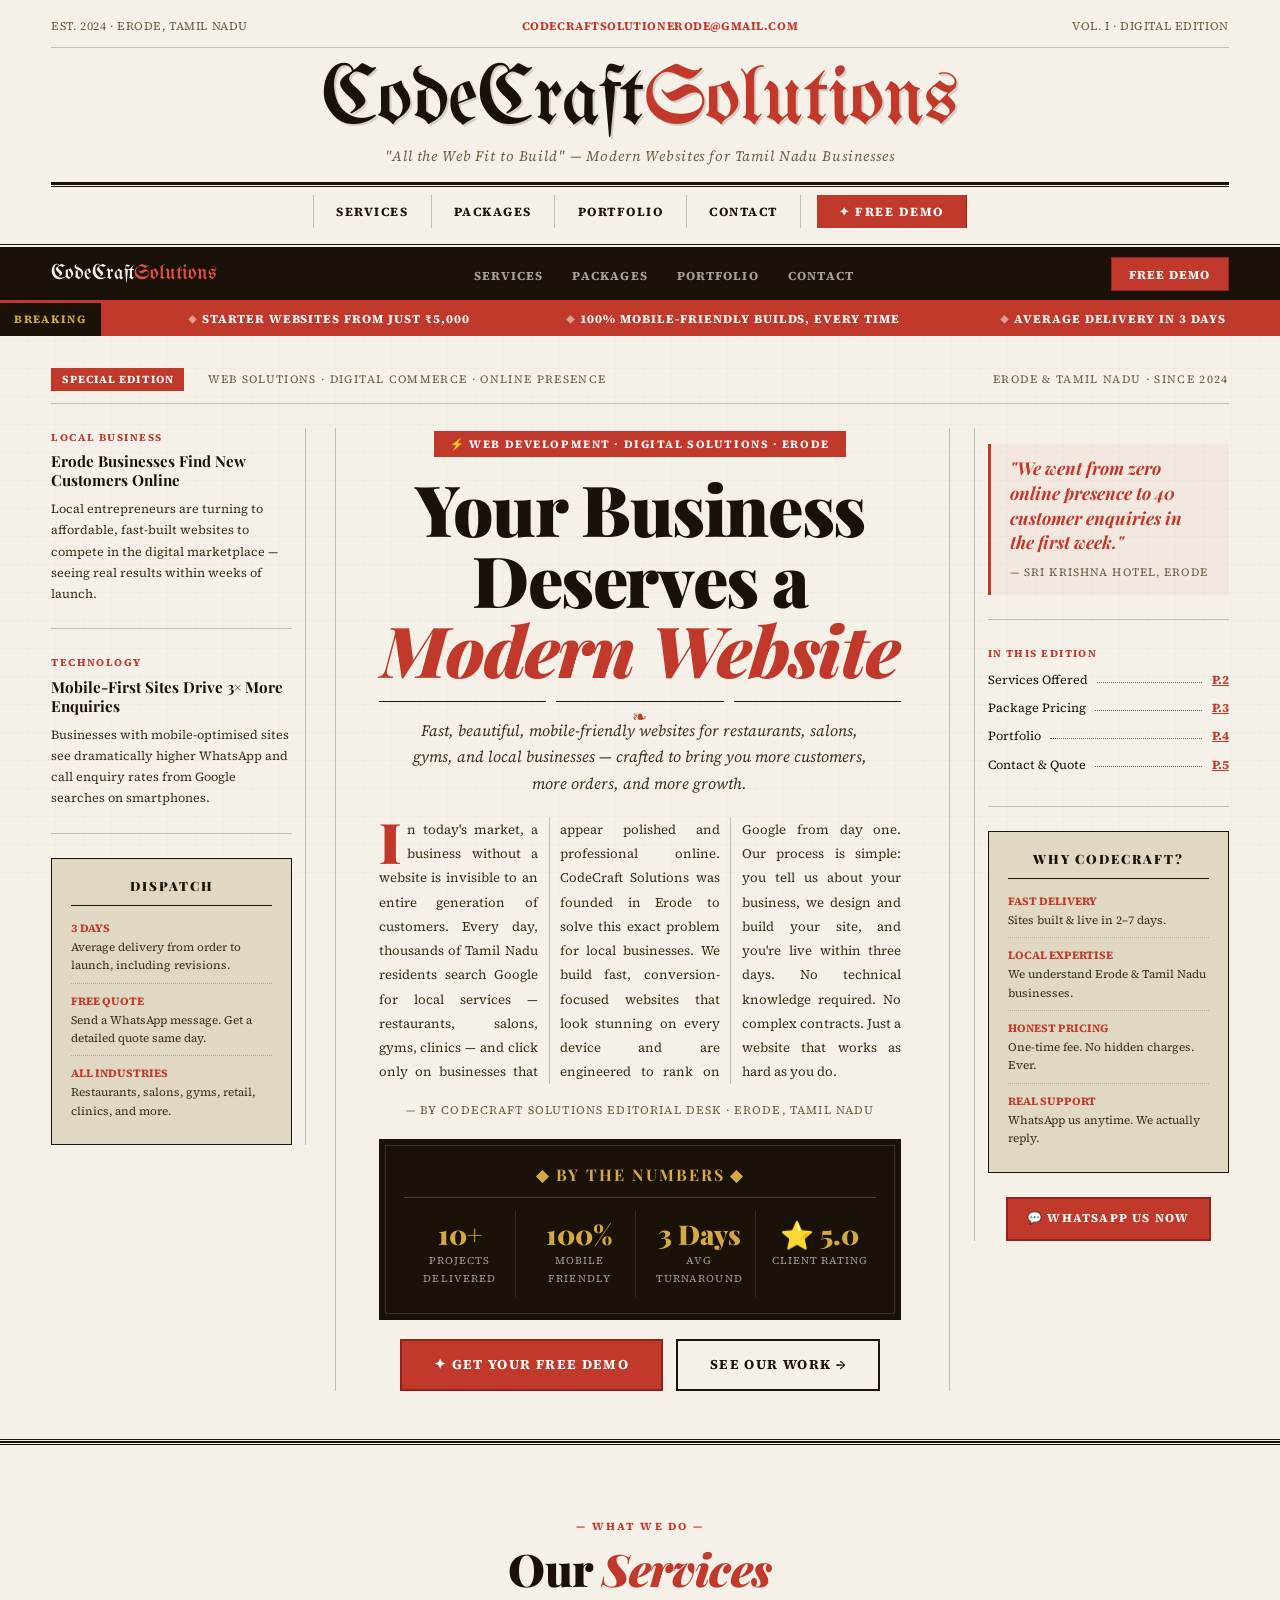
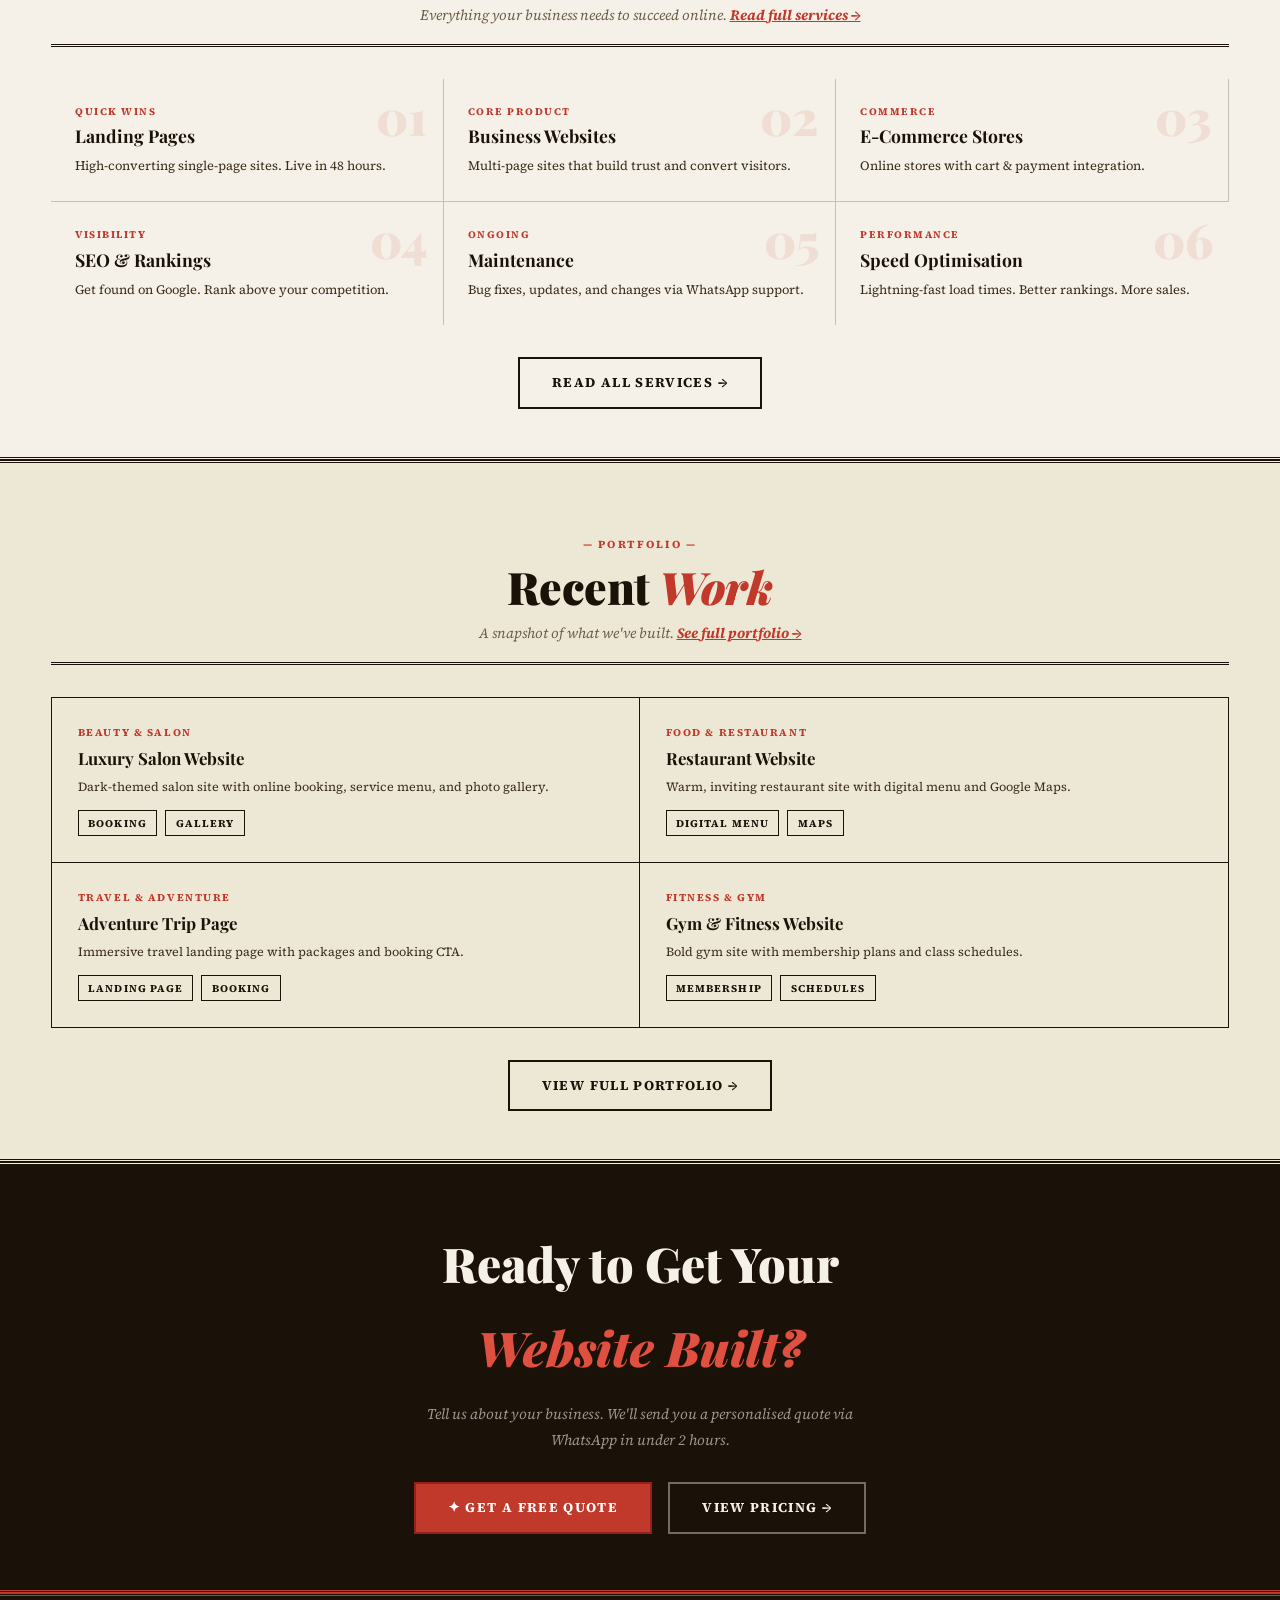
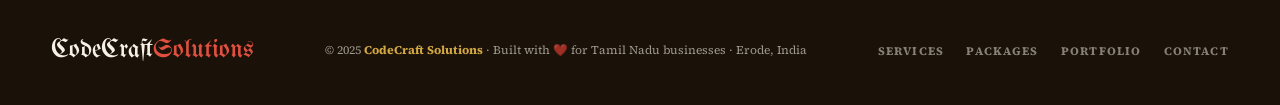
<file: index.html>
<!DOCTYPE html>
<html lang="en">
<head>
<meta charset="UTF-8"><meta name="viewport" content="width=device-width, initial-scale=1.0">
<title>CodeCraft Solutions — The Web Dispatch</title>
<link href="https://fonts.googleapis.com/css2?family=Playfair+Display:ital,wght@0,400;0,600;0,700;0,900;1,400;1,700&family=UnifrakturMaguntia&family=Source+Serif+4:ital,opsz,wght@0,8..60,300;0,8..60,400;0,8..60,600;1,8..60,400&display=swap" rel="stylesheet">
<link rel="stylesheet" href="style.css">
<style>
/* ── INDEX-ONLY STYLES ── */
#hero{position:relative;z-index:1;padding:2rem 4% 3rem;border-bottom:3px double var(--ink);}
.edition-bar{display:flex;align-items:center;gap:1.5rem;font-size:.7rem;font-family:var(--serif-body);text-transform:uppercase;letter-spacing:.12em;color:var(--ink-light);margin-bottom:1.5rem;padding-bottom:.7rem;border-bottom:1px solid var(--rule-thin);}
.edition-bar .ed-tag{background:var(--red);color:#fff;padding:.15rem .65rem;font-weight:700;font-size:.68rem;letter-spacing:.1em;}
.front-page{display:grid;grid-template-columns:1fr 2px 2.2fr 2px 1fr;gap:0 1.6rem;align-items:start;}
.col-rule{width:1px;background:var(--rule-thin);align-self:stretch;margin:0 .2rem;}
.hero-sidebar-left{padding-right:.8rem;border-right:1px solid var(--rule-thin);}
.hero-sidebar-right{padding-left:.8rem;border-left:1px solid var(--rule-thin);}
.sidebar-brief{margin-bottom:1.5rem;padding-bottom:1.5rem;border-bottom:1px solid var(--rule-thin);}
.brief-kicker{font-size:.65rem;font-weight:700;text-transform:uppercase;letter-spacing:.14em;color:var(--red);display:block;margin-bottom:.4rem;}
.brief-headline{font-family:var(--serif-display);font-size:.95rem;font-weight:700;line-height:1.25;margin-bottom:.5rem;}
.brief-body{font-size:.78rem;color:var(--ink-mid);line-height:1.7;}
.hero-main{padding:0 1.2rem;text-align:center;}
.hero-kicker{display:inline-block;background:var(--red);color:#fff;font-family:var(--serif-body);font-size:.7rem;font-weight:700;text-transform:uppercase;letter-spacing:.14em;padding:.2rem 1rem;margin-bottom:1rem;}
.hero-headline{font-family:var(--serif-display);font-size:clamp(2.4rem,5.5vw,4.4rem);font-weight:900;line-height:1.0;letter-spacing:-.02em;color:var(--ink);margin-bottom:.7rem;}
.hero-headline em{font-style:italic;color:var(--red);}
.hero-deck{font-family:var(--serif-body);font-size:.98rem;font-style:italic;color:var(--ink-mid);line-height:1.7;margin-bottom:1.2rem;max-width:480px;margin-left:auto;margin-right:auto;}
.hero-rule{display:flex;align-items:center;gap:.6rem;justify-content:center;margin:1rem 0;}
.hero-rule span{flex:1;height:1px;background:var(--ink);}
.hero-rule-ornament{font-family:var(--serif-display);font-size:1.1rem;color:var(--red);}
.hero-columns{column-count:3;column-gap:1.4rem;column-rule:1px solid var(--rule-thin);font-size:.82rem;line-height:1.85;color:var(--ink-mid);text-align:justify;margin:1rem 0;hyphens:auto;}
.hero-columns::first-letter{font-family:var(--serif-display);font-size:3.5rem;font-weight:900;color:var(--red);float:left;line-height:.8;margin:.05em .12em 0 0;}
.hero-byline{font-size:.72rem;text-transform:uppercase;letter-spacing:.1em;color:var(--ink-light);margin-top:.8rem;}
.hero-broadside{margin:1.2rem 0;background:var(--ink);color:var(--cream);padding:1.4rem 1.6rem;position:relative;overflow:hidden;}
.hero-broadside::before{content:'';position:absolute;inset:6px;border:1px solid rgba(245,240,232,.15);pointer-events:none;}
.broadside-title{font-family:var(--serif-display);font-size:1rem;font-weight:700;text-align:center;text-transform:uppercase;letter-spacing:.12em;color:var(--gold-light);margin-bottom:.8rem;border-bottom:1px solid rgba(245,240,232,.2);padding-bottom:.5rem;}
.broadside-stats{display:grid;grid-template-columns:repeat(4,1fr);gap:.5rem;}
.bstat{text-align:center;padding:.6rem .3rem;border-right:1px solid rgba(245,240,232,.12);}
.bstat:last-child{border-right:none;}
.bstat-num{font-family:var(--serif-display);font-size:1.7rem;font-weight:900;color:var(--gold-light);line-height:1;display:block;}
.bstat-label{font-size:.65rem;text-transform:uppercase;letter-spacing:.1em;color:rgba(245,240,232,.6);margin-top:.2rem;display:block;}
.hero-btns{display:flex;gap:.8rem;justify-content:center;flex-wrap:wrap;margin-top:1.2rem;}
/* HOME SERVICES STRIP */
.services-strip{padding:3rem 4%;background:var(--cream);border-bottom:3px double var(--ink);position:relative;z-index:1;}
.strip-grid{display:grid;grid-template-columns:repeat(3,1fr);gap:0;}
.strip-card{padding:1.5rem;border-right:1px solid var(--rule-thin);position:relative;transition:background .2s;}
.strip-card:last-child{border-right:none;}
.strip-card:nth-child(4),.strip-card:nth-child(5),.strip-card:nth-child(6){border-top:1px solid var(--rule-thin);}
.strip-card:hover{background:rgba(192,57,43,.04);}
.strip-num{font-family:var(--serif-display);font-size:3rem;font-weight:900;color:rgba(192,57,43,.1);line-height:1;position:absolute;top:.8rem;right:1rem;}
.strip-kicker{font-size:.63rem;font-weight:700;text-transform:uppercase;letter-spacing:.15em;color:var(--red);margin-bottom:.3rem;display:block;}
.strip-headline{font-family:var(--serif-display);font-size:1.1rem;font-weight:700;line-height:1.2;margin-bottom:.5rem;}
.strip-body{font-size:.8rem;color:var(--ink-mid);line-height:1.8;}
/* HOME PORTFOLIO TEASE */
.portfolio-tease{padding:3rem 4%;background:var(--cream-dark);border-bottom:3px double var(--ink);position:relative;z-index:1;}
.tease-grid{display:grid;grid-template-columns:repeat(2,1fr);gap:0;border:1px solid var(--ink);}
.tease-card{padding:1.6rem;border-right:1px solid var(--ink);border-bottom:1px solid var(--ink);transition:background .2s;}
.tease-card:nth-child(even){border-right:none;}
.tease-card:nth-last-child(-n+2){border-bottom:none;}
.tease-card:hover{background:rgba(192,57,43,.04);}
.port-tag{font-size:.65rem;font-weight:700;text-transform:uppercase;letter-spacing:.15em;color:var(--red);margin-bottom:.4rem;display:block;}
.port-headline{font-family:var(--serif-display);font-size:1.05rem;font-weight:700;line-height:1.2;margin-bottom:.5rem;}
.port-body{font-size:.78rem;color:var(--ink-mid);line-height:1.7;}
.port-chips{display:flex;gap:.5rem;flex-wrap:wrap;margin-top:.8rem;}
.port-chip{font-size:.65rem;text-transform:uppercase;letter-spacing:.1em;font-weight:700;color:var(--ink);padding:.18rem .6rem;border:1px solid var(--ink);}
/* HOME CTA BAND */
.cta-band{padding:3.5rem 4%;background:var(--ink);text-align:center;border-bottom:3px double var(--red);position:relative;z-index:1;}
.cta-band h2{font-family:var(--serif-display);font-size:clamp(1.8rem,4vw,3rem);font-weight:900;color:var(--cream);margin-bottom:.8rem;}
.cta-band h2 em{color:var(--red-light);font-style:italic;}
.cta-band p{font-style:italic;color:rgba(245,240,232,.6);font-size:.92rem;margin-bottom:1.8rem;max-width:480px;margin-left:auto;margin-right:auto;}
.cta-band-btns{display:flex;gap:1rem;justify-content:center;flex-wrap:wrap;}
/* RESPONSIVE */
@media(max-width:900px){
  .front-page{grid-template-columns:1fr;}.col-rule{display:none;}
  .hero-sidebar-left,.hero-sidebar-right{border:none;padding:0;}
  .hero-sidebar-left{border-bottom:1px solid var(--rule-thin);padding-bottom:1.5rem;margin-bottom:1.5rem;}
  .hero-sidebar-right{border-top:1px solid var(--rule-thin);padding-top:1.5rem;margin-top:1rem;}
  .hero-columns{column-count:2;}.broadside-stats{grid-template-columns:repeat(2,1fr);}
  .strip-grid{grid-template-columns:1fr;}.strip-card{border-right:none;border-bottom:1px solid var(--rule-thin);}
  .strip-card:nth-child(4),.strip-card:nth-child(5),.strip-card:nth-child(6){border-top:none;}
  .tease-grid{grid-template-columns:1fr;}.tease-card{border-right:none;}
  .tease-card:nth-last-child(-n+2){border-bottom:1px solid var(--ink);}.tease-card:last-child{border-bottom:none;}
}
@media(max-width:600px){.hero-columns{column-count:1;}}
</style>
</head>
<body>
<div id="progress"></div>
<div class="mobile-menu" id="mobileMenu">
  <button class="mobile-close" id="mobileClose">✕</button>
  <a href="index.html">Home</a>
  <a href="services.html">Services</a>
  <a href="packages.html">Packages</a>
  <a href="portfolio.html">Portfolio</a>
  <a href="contact.html">Contact</a>
</div>

<header class="masthead">
  <div class="masthead-top">
    <span>Est. 2024 · Erode, Tamil Nadu</span>
    <span><a href="mailto:codecraftsolutionerode@gmail.com">codecraftsolutionerode@gmail.com</a></span>
    <span>Vol. I · Digital Edition</span>
  </div>
  <a href="index.html" class="masthead-logo">CodeCraft<span>Solutions</span></a>
  <div class="masthead-tagline">"All the Web Fit to Build" — Modern Websites for Tamil Nadu Businesses</div>
  <div class="masthead-rule"></div>
  <nav class="masthead-nav">
    <a href="services.html">Services</a>
    <a href="packages.html">Packages</a>
    <a href="portfolio.html">Portfolio</a>
    <a href="contact.html">Contact</a>
    <a href="contact.html" class="nav-cta">✦ Free Demo</a>
  </nav>
</header>

<nav class="sticky-nav">
  <a href="index.html" class="sticky-nav-logo">CodeCraft<span>Solutions</span></a>
  <ul class="sticky-nav-links">
    <li><a href="services.html">Services</a></li>
    <li><a href="packages.html">Packages</a></li>
    <li><a href="portfolio.html">Portfolio</a></li>
    <li><a href="contact.html">Contact</a></li>
  </ul>
  <a href="contact.html" class="sticky-btn">Free Demo</a>
  <button class="nav-burger" onclick="openMobile()"><span></span><span></span><span></span></button>
</nav>

<div class="ticker-wrap">
  <span class="ticker-label">BREAKING</span>
  <div class="ticker-inner" style="padding-left:140px">
    <span>Starter websites from just ₹5,000</span><span>100% mobile-friendly builds, every time</span>
    <span>Average delivery in 3 days</span><span>WhatsApp quotes within 2 hours</span>
    <span>Serving restaurants, salons, gyms &amp; more across Erode</span>
    <span>Free domain for 1 year on all packages</span><span>5.0 ★ client satisfaction rating</span>
  </div>
</div>

<section id="hero">
  <div class="edition-bar">
    <span class="ed-tag">SPECIAL EDITION</span>
    <span>Web Solutions · Digital Commerce · Online Presence</span>
    <span style="margin-left:auto">Erode &amp; Tamil Nadu · Since 2024</span>
  </div>
  <div class="front-page">
    <aside class="hero-sidebar-left reveal-left">
      <div class="sidebar-brief">
        <span class="brief-kicker">Local Business</span>
        <h3 class="brief-headline">Erode Businesses Find New Customers Online</h3>
        <p class="brief-body">Local entrepreneurs are turning to affordable, fast-built websites to compete in the digital marketplace — seeing real results within weeks of launch.</p>
      </div>
      <div class="sidebar-brief">
        <span class="brief-kicker">Technology</span>
        <h3 class="brief-headline">Mobile-First Sites Drive 3× More Enquiries</h3>
        <p class="brief-body">Businesses with mobile-optimised sites see dramatically higher WhatsApp and call enquiry rates from Google searches on smartphones.</p>
      </div>
      <div class="classifieds">
        <div class="classified-heading">Dispatch</div>
        <div class="classified-item"><strong>3 Days</strong><br>Average delivery from order to launch, including revisions.</div>
        <div class="classified-item"><strong>Free Quote</strong><br>Send a WhatsApp message. Get a detailed quote same day.</div>
        <div class="classified-item"><strong>All Industries</strong><br>Restaurants, salons, gyms, retail, clinics, and more.</div>
      </div>
    </aside>
    <div class="col-rule"></div>
    <article class="hero-main reveal">
      <span class="hero-kicker">⚡ Web Development · Digital Solutions · Erode</span>
      <h1 class="hero-headline">Your Business<br>Deserves a<br><em>Modern Website</em></h1>
      <div class="hero-rule"><span></span><span class="hero-rule-ornament">❧</span><span></span></div>
      <p class="hero-deck">Fast, beautiful, mobile-friendly websites for restaurants, salons, gyms, and local businesses — crafted to bring you more customers, more orders, and more growth.</p>
      <div class="hero-columns">In today's market, a business without a website is invisible to an entire generation of customers. Every day, thousands of Tamil Nadu residents search Google for local services — restaurants, salons, gyms, clinics — and click only on businesses that appear polished and professional online. CodeCraft Solutions was founded in Erode to solve this exact problem for local businesses. We build fast, conversion-focused websites that look stunning on every device and are engineered to rank on Google from day one. Our process is simple: you tell us about your business, we design and build your site, and you're live within three days. No technical knowledge required. No complex contracts. Just a website that works as hard as you do.</div>
      <p class="hero-byline">— By CodeCraft Solutions Editorial Desk · Erode, Tamil Nadu</p>
      <div class="hero-broadside">
        <div class="broadside-title">◆ By The Numbers ◆</div>
        <div class="broadside-stats">
          <div class="bstat"><span class="bstat-num" data-count="10">0+</span><span class="bstat-label">Projects Delivered</span></div>
          <div class="bstat"><span class="bstat-num">100%</span><span class="bstat-label">Mobile Friendly</span></div>
          <div class="bstat"><span class="bstat-num">3 Days</span><span class="bstat-label">Avg Turnaround</span></div>
          <div class="bstat"><span class="bstat-num">⭐ 5.0</span><span class="bstat-label">Client Rating</span></div>
        </div>
      </div>
      <div class="hero-btns">
        <a href="contact.html" class="btn-primary">✦ Get Your Free Demo</a>
        <a href="portfolio.html" class="btn-ghost">See Our Work →</a>
      </div>
    </article>
    <div class="col-rule"></div>
    <aside class="hero-sidebar-right reveal-right">
      <div class="pull-quote">
        <p>"We went from zero online presence to 40 customer enquiries in the first week."</p>
        <cite>— Sri Krishna Hotel, Erode</cite>
      </div>
      <div class="sidebar-brief" style="margin-top:1.5rem;padding-top:1.5rem;border-top:1px solid var(--rule-thin)">
        <span class="brief-kicker">In This Edition</span>
        <div class="leader" style="margin:.4rem 0;font-size:.78rem"><span>Services Offered</span><span class="leader-dots"></span><span><a href="services.html" style="color:var(--red);font-weight:700">P.2</a></span></div>
        <div class="leader" style="margin:.4rem 0;font-size:.78rem"><span>Package Pricing</span><span class="leader-dots"></span><span><a href="packages.html" style="color:var(--red);font-weight:700">P.3</a></span></div>
        <div class="leader" style="margin:.4rem 0;font-size:.78rem"><span>Portfolio</span><span class="leader-dots"></span><span><a href="portfolio.html" style="color:var(--red);font-weight:700">P.4</a></span></div>
        <div class="leader" style="margin:.4rem 0;font-size:.78rem"><span>Contact &amp; Quote</span><span class="leader-dots"></span><span><a href="contact.html" style="color:var(--red);font-weight:700">P.5</a></span></div>
      </div>
      <div class="classifieds" style="margin-top:1.5rem">
        <div class="classified-heading">Why CodeCraft?</div>
        <div class="classified-item"><strong>Fast Delivery</strong><br>Sites built &amp; live in 2–7 days.</div>
        <div class="classified-item"><strong>Local Expertise</strong><br>We understand Erode &amp; Tamil Nadu businesses.</div>
        <div class="classified-item"><strong>Honest Pricing</strong><br>One-time fee. No hidden charges. Ever.</div>
        <div class="classified-item"><strong>Real Support</strong><br>WhatsApp us anytime. We actually reply.</div>
      </div>
      <div style="text-align:center;margin-top:1.5rem">
        <a href="https://wa.me/916382639957?text=Hiii%20Code%20Craft%20Solutions" target="_blank" rel="noopener" class="btn-primary" style="font-size:.75rem;padding:.6rem 1.2rem">💬 WhatsApp Us Now</a>
      </div>
    </aside>
  </div>
</section>

<hr class="section-divider">

<section class="services-strip">
  <div class="section-masthead reveal">
    <span class="section-kicker">— What We Do —</span>
    <h2 class="section-title">Our <em>Services</em></h2>
    <p class="section-deck">Everything your business needs to succeed online. <a href="services.html" style="color:var(--red);font-weight:700">Read full services →</a></p>
  </div>
  <div class="strip-grid reveal">
    <div class="strip-card"><span class="strip-num">01</span><span class="strip-kicker">Quick Wins</span><h3 class="strip-headline">Landing Pages</h3><p class="strip-body">High-converting single-page sites. Live in 48 hours.</p></div>
    <div class="strip-card"><span class="strip-num">02</span><span class="strip-kicker">Core Product</span><h3 class="strip-headline">Business Websites</h3><p class="strip-body">Multi-page sites that build trust and convert visitors.</p></div>
    <div class="strip-card"><span class="strip-num">03</span><span class="strip-kicker">Commerce</span><h3 class="strip-headline">E-Commerce Stores</h3><p class="strip-body">Online stores with cart &amp; payment integration.</p></div>
    <div class="strip-card"><span class="strip-num">04</span><span class="strip-kicker">Visibility</span><h3 class="strip-headline">SEO &amp; Rankings</h3><p class="strip-body">Get found on Google. Rank above your competition.</p></div>
    <div class="strip-card"><span class="strip-num">05</span><span class="strip-kicker">Ongoing</span><h3 class="strip-headline">Maintenance</h3><p class="strip-body">Bug fixes, updates, and changes via WhatsApp support.</p></div>
    <div class="strip-card"><span class="strip-num">06</span><span class="strip-kicker">Performance</span><h3 class="strip-headline">Speed Optimisation</h3><p class="strip-body">Lightning-fast load times. Better rankings. More sales.</p></div>
  </div>
  <div style="text-align:center;margin-top:2rem"><a href="services.html" class="btn-ghost">Read All Services →</a></div>
</section>

<hr class="section-divider">

<section class="portfolio-tease">
  <div class="section-masthead reveal">
    <span class="section-kicker">— Portfolio —</span>
    <h2 class="section-title">Recent <em>Work</em></h2>
    <p class="section-deck">A snapshot of what we've built. <a href="portfolio.html" style="color:var(--red);font-weight:700">See full portfolio →</a></p>
  </div>
  <div class="tease-grid">
    <div class="tease-card reveal-left"><span class="port-tag">Beauty &amp; Salon</span><h3 class="port-headline">Luxury Salon Website</h3><p class="port-body">Dark-themed salon site with online booking, service menu, and photo gallery.</p><div class="port-chips"><span class="port-chip">Booking</span><span class="port-chip">Gallery</span></div></div>
    <div class="tease-card reveal-right"><span class="port-tag">Food &amp; Restaurant</span><h3 class="port-headline">Restaurant Website</h3><p class="port-body">Warm, inviting restaurant site with digital menu and Google Maps.</p><div class="port-chips"><span class="port-chip">Digital Menu</span><span class="port-chip">Maps</span></div></div>
    <div class="tease-card reveal-left"><span class="port-tag">Travel &amp; Adventure</span><h3 class="port-headline">Adventure Trip Page</h3><p class="port-body">Immersive travel landing page with packages and booking CTA.</p><div class="port-chips"><span class="port-chip">Landing Page</span><span class="port-chip">Booking</span></div></div>
    <div class="tease-card reveal-right"><span class="port-tag">Fitness &amp; Gym</span><h3 class="port-headline">Gym &amp; Fitness Website</h3><p class="port-body">Bold gym site with membership plans and class schedules.</p><div class="port-chips"><span class="port-chip">Membership</span><span class="port-chip">Schedules</span></div></div>
  </div>
  <div style="text-align:center;margin-top:2rem"><a href="portfolio.html" class="btn-ghost">View Full Portfolio →</a></div>
</section>

<hr class="section-divider">

<div class="cta-band">
  <h2>Ready to Get Your<br><em>Website Built?</em></h2>
  <p>Tell us about your business. We'll send you a personalised quote via WhatsApp in under 2 hours.</p>
  <div class="cta-band-btns">
    <a href="contact.html" class="btn-primary">✦ Get a Free Quote</a>
    <a href="packages.html" class="btn-ghost-light">View Pricing →</a>
  </div>
</div>

<footer>
  <div class="footer-inner">
    <a href="index.html" class="footer-logo">CodeCraft<span>Solutions</span></a>
    <p class="footer-copy">© 2025 <strong>CodeCraft Solutions</strong> · Built with ❤️ for Tamil Nadu businesses · Erode, India</p>
    <div class="footer-links">
      <a href="services.html">Services</a><a href="packages.html">Packages</a>
      <a href="portfolio.html">Portfolio</a><a href="contact.html">Contact</a>
    </div>
  </div>
</footer>
<script src="main.js"></script>
</body></html>
</file>
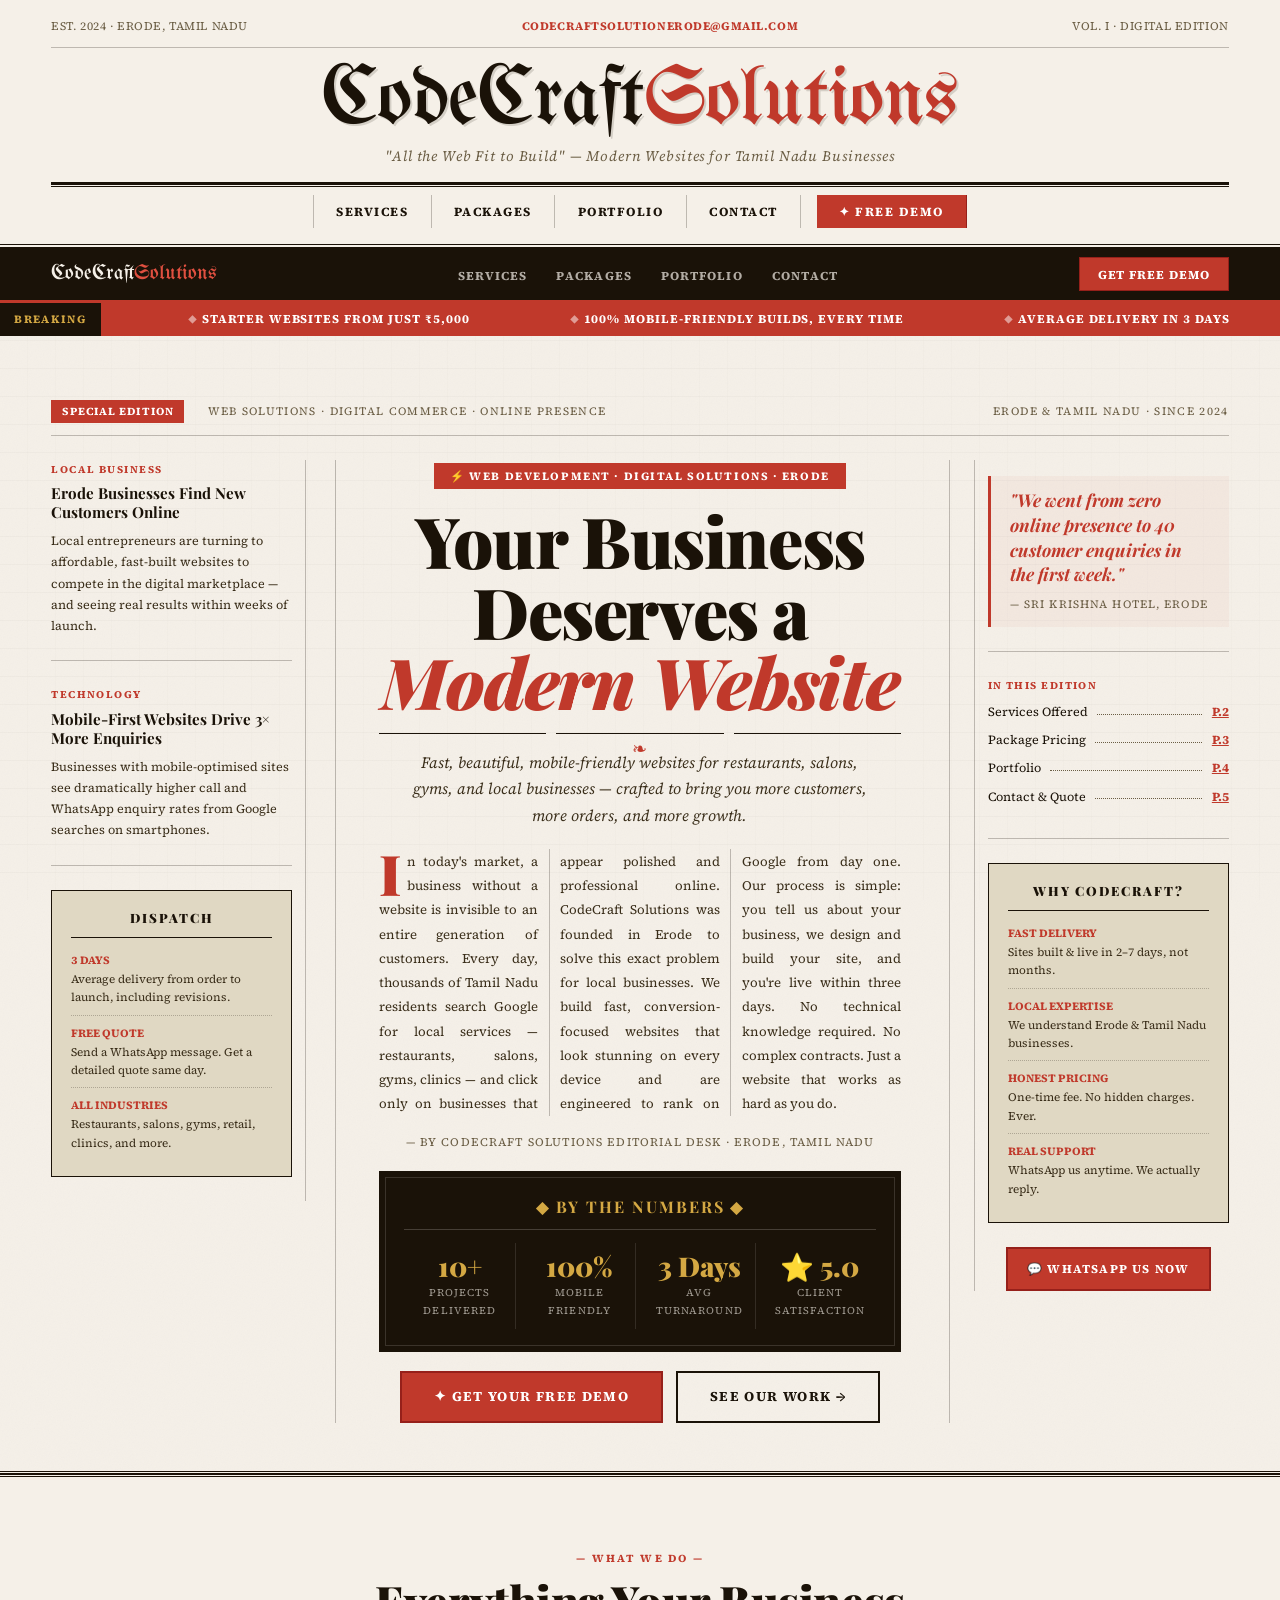
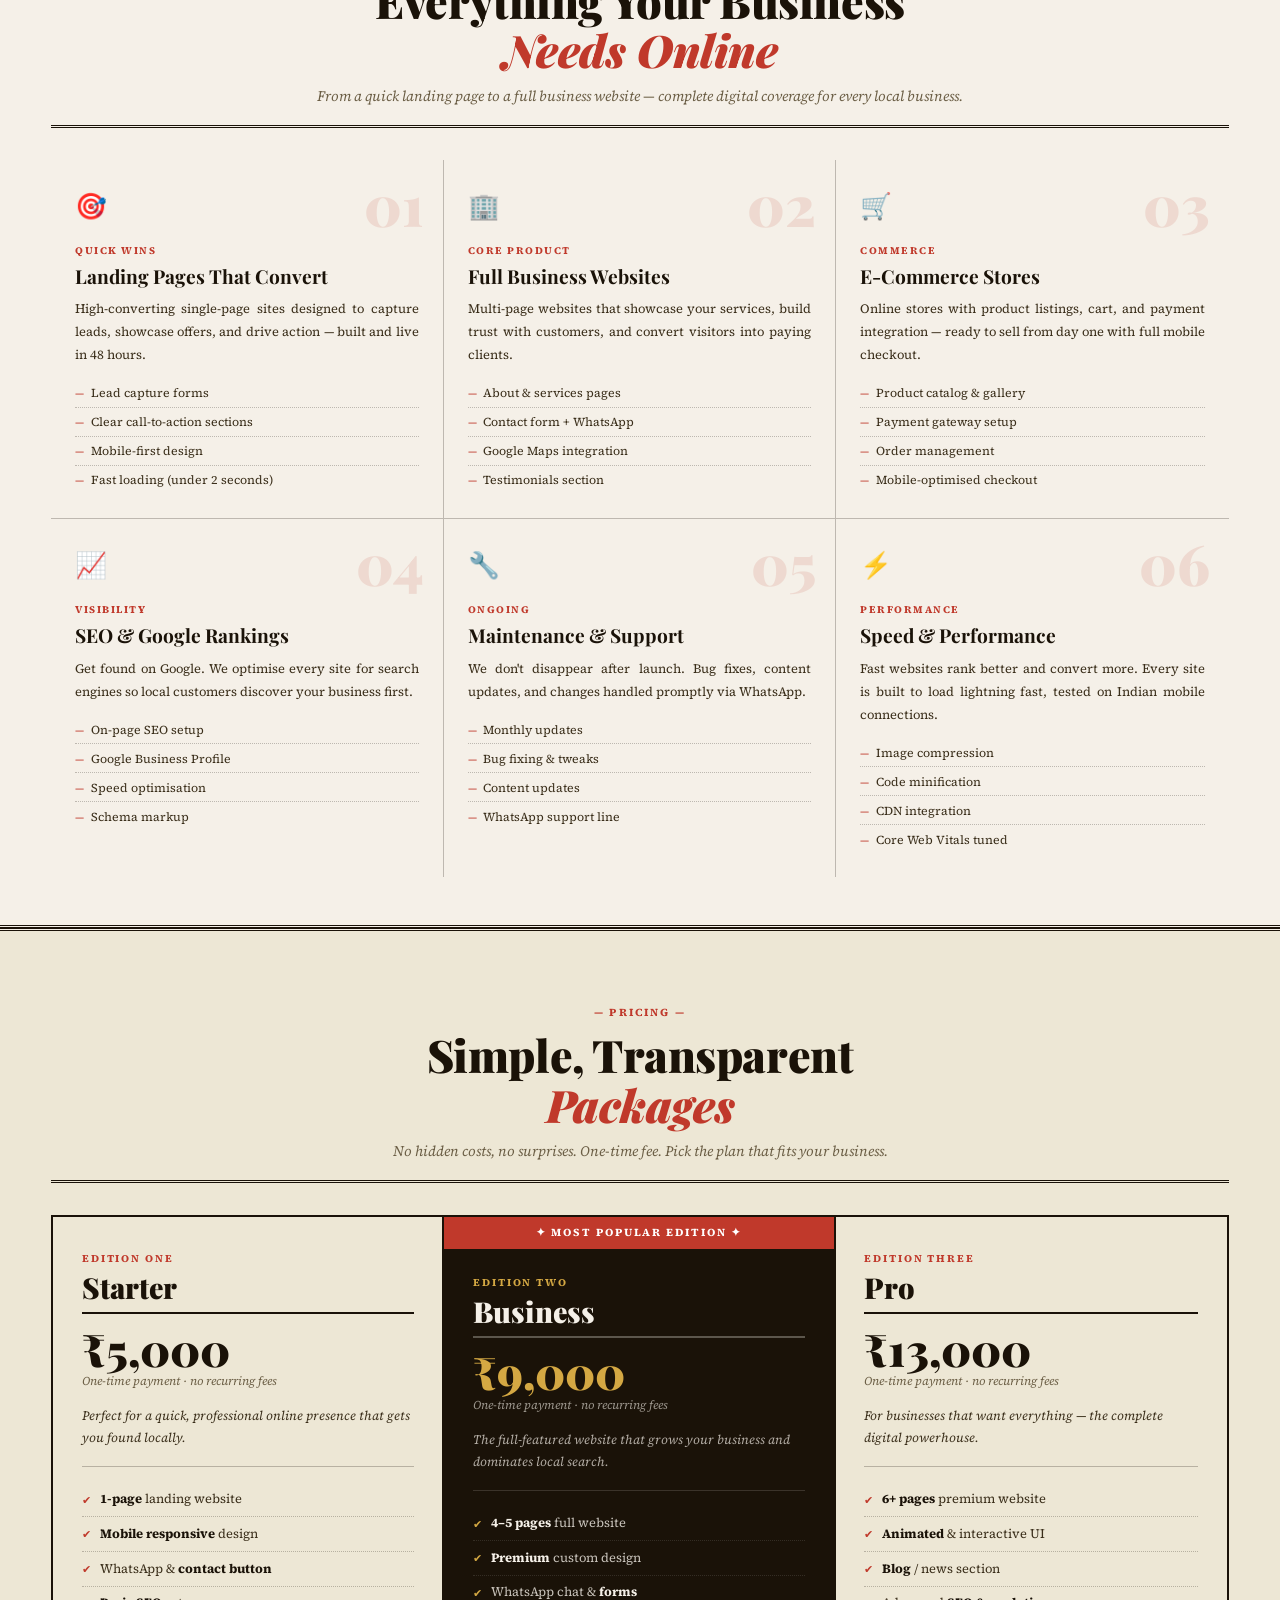
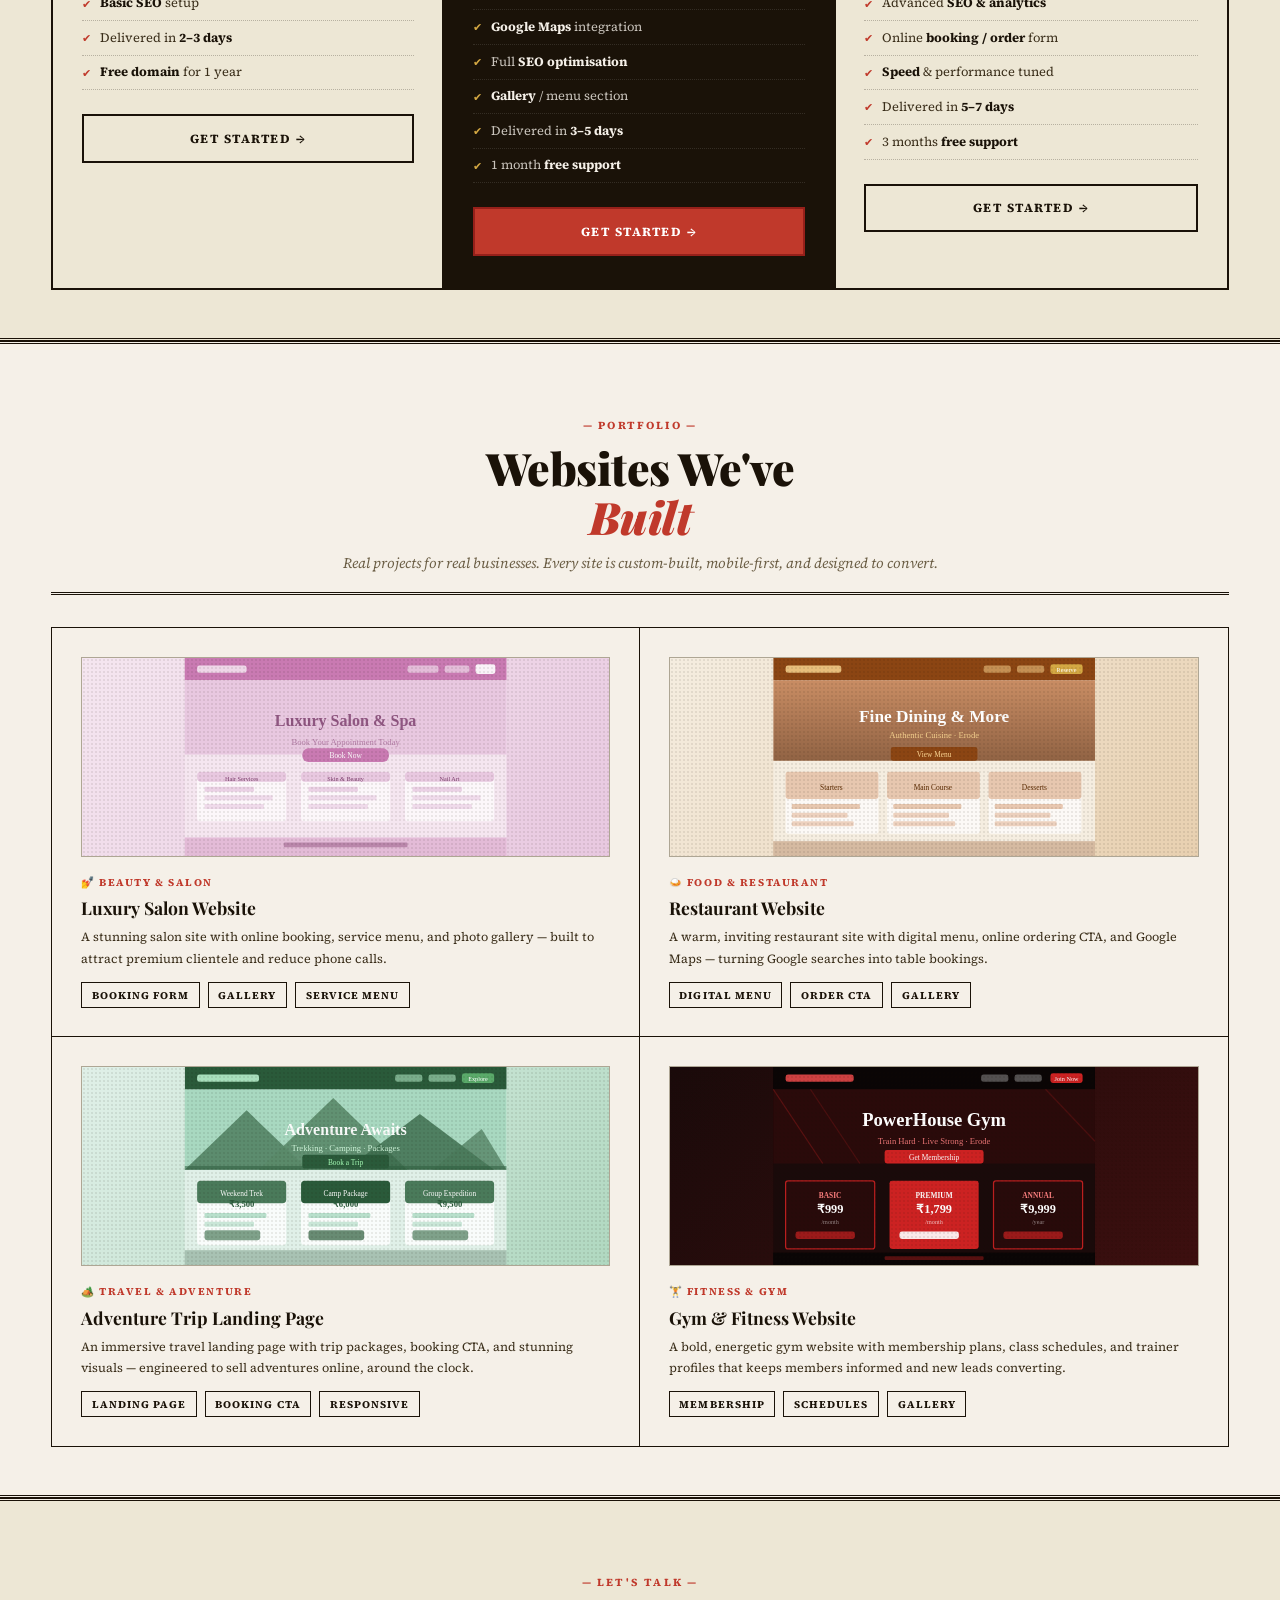
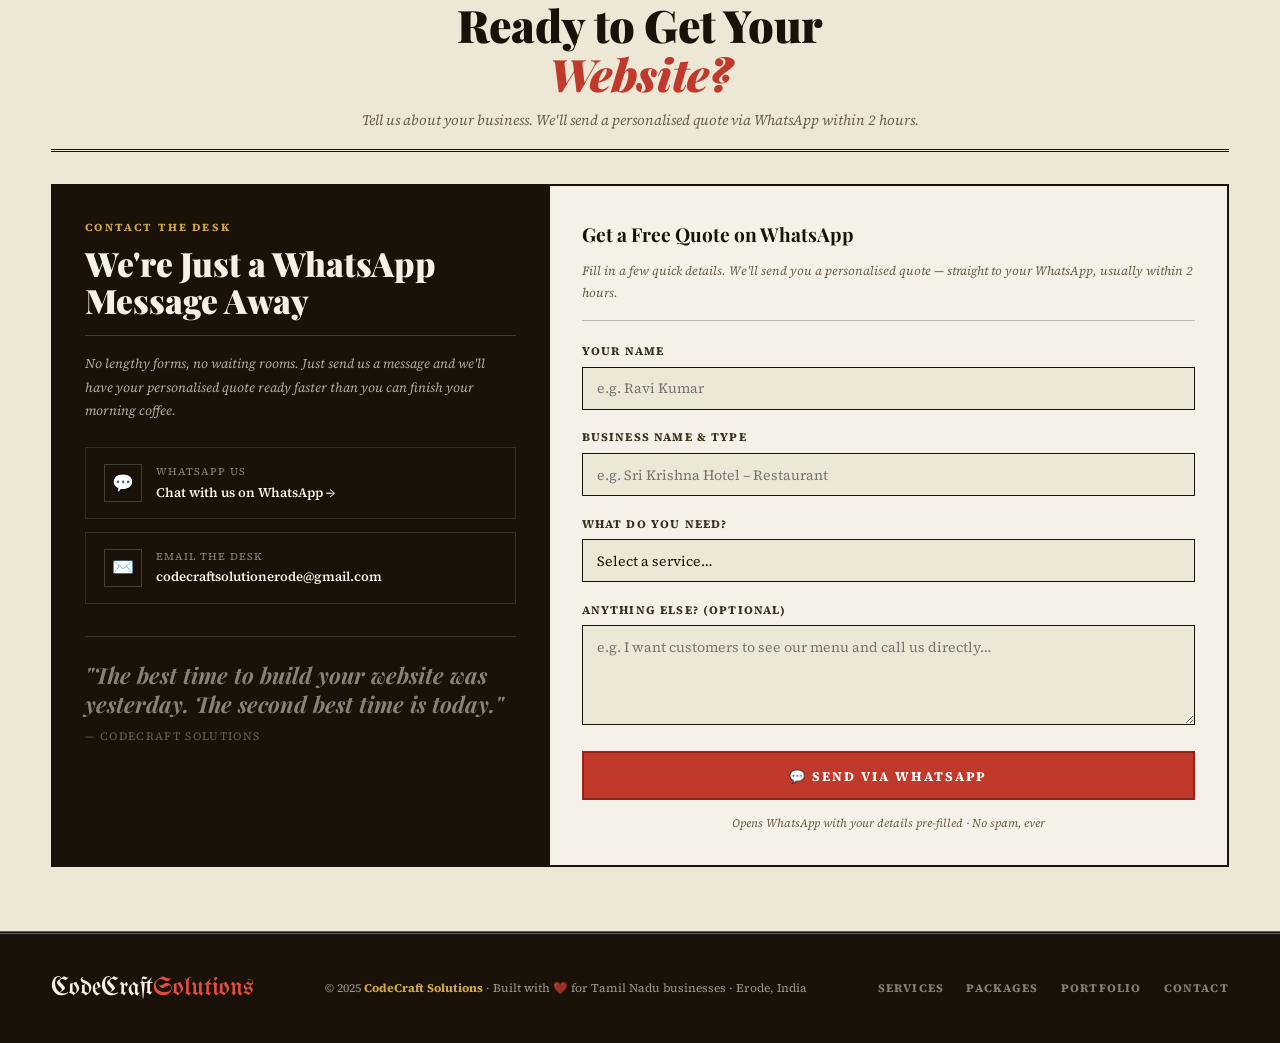
<file: CodeCraft_Solutions_Newspaper.html>
<!DOCTYPE html>
<html lang="en">
<head>
<meta charset="UTF-8">
<meta name="viewport" content="width=device-width, initial-scale=1.0">
<title>CodeCraft Solutions — The Web Dispatch</title>
<link href="https://fonts.googleapis.com/css2?family=Playfair+Display:ital,wght@0,400;0,600;0,700;0,900;1,400;1,700&family=UnifrakturMaguntia&family=Libre+Baskerville:ital,wght@0,400;0,700;1,400&family=Source+Serif+4:ital,opsz,wght@0,8..60,300;0,8..60,400;0,8..60,600;1,8..60,400&display=swap" rel="stylesheet">
<style>
/* ═══════════════════════════════════════════
   DESIGN TOKENS — RETRO NEWSPAPER EDITORIAL
   ═══════════════════════════════════════════ */
:root {
  --cream:       #f5f0e8;
  --cream-dark:  #ede7d5;
  --cream-deep:  #e0d8c3;
  --ink:         #1a1208;
  --ink-mid:     #3a2e1a;
  --ink-light:   #6b5e45;
  --red:         #c0392b;
  --red-dark:    #96201a;
  --red-light:   #e05040;
  --gold:        #b8892a;
  --gold-light:  #d4a843;
  --rule:        #1a1208;
  --rule-thin:   rgba(26,18,8,0.25);
  --paper-grain: url("data:image/svg+xml,%3Csvg xmlns='http://www.w3.org/2000/svg' width='300' height='300'%3E%3Cfilter id='n'%3E%3CfeTurbulence type='fractalNoise' baseFrequency='0.85' numOctaves='4' stitchTiles='stitch'/%3E%3CfeColorMatrix type='saturate' values='0'/%3E%3C/filter%3E%3Crect width='300' height='300' filter='url(%23n)' opacity='0.04'/%3E%3C/svg%3E");
  --serif-display: 'Playfair Display', Georgia, serif;
  --serif-body:    'Source Serif 4', 'Libre Baskerville', Georgia, serif;
  --fraktur:       'UnifrakturMaguntia', serif;
}

/* ─── RESET & BASE ─── */
*,*::before,*::after { box-sizing: border-box; margin: 0; padding: 0; }
html { scroll-behavior: smooth; }
body {
  background-color: var(--cream);
  background-image: var(--paper-grain);
  color: var(--ink);
  font-family: var(--serif-body);
  font-size: 16px;
  line-height: 1.75;
  overflow-x: hidden;
  cursor: crosshair;
}

/* ─── PAPER TEXTURE LAYER ─── */
body::before {
  content: '';
  position: fixed; inset: 0;
  background: 
    repeating-linear-gradient(0deg, transparent, transparent 27px, rgba(26,18,8,0.025) 27px, rgba(26,18,8,0.025) 28px),
    repeating-linear-gradient(90deg, transparent, transparent 27px, rgba(26,18,8,0.012) 27px, rgba(26,18,8,0.012) 28px);
  pointer-events: none; z-index: 0;
}

/* ─── SCROLL PROGRESS ─── */
#progress {
  position: fixed; top: 0; left: 0; height: 3px; z-index: 500;
  background: var(--red); width: 0%;
  transition: width .1s;
}

/* ══════════════════════════════
   MASTHEAD / HEADER
   ══════════════════════════════ */
.masthead {
  position: relative; z-index: 100;
  background: var(--cream);
  border-bottom: 4px double var(--ink);
  text-align: center;
  padding: 1rem 4%;
}
.masthead-top {
  display: flex; align-items: center; justify-content: space-between;
  font-family: var(--serif-body); font-size: .72rem;
  color: var(--ink-light); letter-spacing: .05em;
  text-transform: uppercase;
  padding-bottom: .7rem;
  border-bottom: 1px solid var(--rule-thin);
  margin-bottom: .7rem;
}
.masthead-top a { color: var(--red); text-decoration: none; font-weight: 700; }
.masthead-logo {
  font-family: var(--fraktur);
  font-size: clamp(2.8rem, 7vw, 5.2rem);
  color: var(--ink);
  letter-spacing: -.01em;
  line-height: 1;
  text-shadow: 2px 2px 0 rgba(26,18,8,.15);
  margin: .3rem 0 .1rem;
}
.masthead-logo span { color: var(--red); }
.masthead-tagline {
  font-family: var(--serif-body); font-style: italic;
  font-size: .9rem; color: var(--ink-light);
  letter-spacing: .06em; margin-bottom: .8rem;
}
.masthead-rule { height: 3px; background: var(--ink); margin: .6rem 0; position: relative; }
.masthead-rule::before {
  content: ''; position: absolute; top: 4px; left: 0; right: 0; height: 1px;
  background: var(--ink);
}
.masthead-nav {
  display: flex; align-items: center; justify-content: center;
  gap: 0; flex-wrap: wrap;
}
.masthead-nav a {
  font-family: var(--serif-body); font-size: .78rem; font-weight: 700;
  text-transform: uppercase; letter-spacing: .12em;
  color: var(--ink); text-decoration: none;
  padding: .35rem 1.4rem;
  border-right: 1px solid var(--rule-thin);
  transition: color .2s, background .2s;
}
.masthead-nav a:first-child { border-left: 1px solid var(--rule-thin); }
.masthead-nav a:hover { color: var(--red); background: rgba(192,57,43,.05); }
.masthead-nav .nav-cta {
  background: var(--red); color: #fff !important;
  border-color: var(--red-dark) !important;
  margin-left: 1rem;
  border-radius: 0;
}
.masthead-nav .nav-cta:hover { background: var(--red-dark); }

/* Sticky nav */
.sticky-nav {
  position: sticky; top: 0; z-index: 200;
  background: var(--ink); color: var(--cream);
  display: flex; align-items: center; justify-content: space-between;
  padding: .5rem 4%;
  border-bottom: 3px solid var(--red);
}
.sticky-nav-logo {
  font-family: var(--fraktur); font-size: 1.3rem; color: var(--cream);
  text-decoration: none;
}
.sticky-nav-logo span { color: var(--red-light); }
.sticky-nav-links { display: flex; gap: 1.8rem; list-style: none; }
.sticky-nav-links a {
  font-family: var(--serif-body); font-size: .76rem; font-weight: 700;
  text-transform: uppercase; letter-spacing: .1em;
  color: rgba(245,240,232,.7); text-decoration: none;
  transition: color .2s;
}
.sticky-nav-links a:hover { color: var(--red-light); }
.sticky-btn {
  background: var(--red); color: #fff !important;
  padding: .35rem 1.1rem;
  font-family: var(--serif-body); font-size: .76rem; font-weight: 700;
  text-transform: uppercase; letter-spacing: .08em;
  text-decoration: none;
  border: 1px solid var(--red-dark);
  transition: background .2s;
}
.sticky-btn:hover { background: var(--red-dark); }
.nav-burger { display: none; flex-direction: column; gap: 4px; cursor: pointer; padding: 4px; background: none; border: none; }
.nav-burger span { display: block; width: 22px; height: 2px; background: var(--cream); }

/* ══════════════════════════════
   HERO — FRONT PAGE LAYOUT
   ══════════════════════════════ */
#hero {
  position: relative; z-index: 1;
  padding: 2rem 4% 3rem;
  border-bottom: 3px double var(--ink);
}

/* Big edition dateline */
.edition-bar {
  display: flex; align-items: center; gap: 1.5rem;
  font-size: .7rem; font-family: var(--serif-body);
  text-transform: uppercase; letter-spacing: .12em;
  color: var(--ink-light);
  margin-bottom: 1.5rem;
  padding-bottom: .7rem;
  border-bottom: 1px solid var(--rule-thin);
}
.edition-bar .ed-tag {
  background: var(--red); color: #fff;
  padding: .15rem .65rem; font-weight: 700;
  font-size: .68rem; letter-spacing: .1em;
}

/* Newspaper grid layout */
.front-page {
  display: grid;
  grid-template-columns: 1fr 2px 2.2fr 2px 1fr;
  gap: 0 1.6rem;
  align-items: start;
}
.col-rule {
  width: 1px; background: var(--rule-thin);
  align-self: stretch; margin: 0 .2rem;
}

/* Column 1: sidebar brief */
.hero-sidebar-left {
  padding-right: .8rem;
  border-right: 1px solid var(--rule-thin);
}
.sidebar-brief {
  margin-bottom: 1.5rem;
  padding-bottom: 1.5rem;
  border-bottom: 1px solid var(--rule-thin);
}
.brief-kicker {
  font-size: .65rem; font-weight: 700; text-transform: uppercase;
  letter-spacing: .14em; color: var(--red);
  display: block; margin-bottom: .4rem;
}
.brief-headline {
  font-family: var(--serif-display); font-size: .95rem; font-weight: 700;
  line-height: 1.25; margin-bottom: .5rem; color: var(--ink);
}
.brief-body {
  font-size: .78rem; color: var(--ink-mid); line-height: 1.7;
}

/* Column 2: main headline */
.hero-main {
  padding: 0 1.2rem;
  text-align: center;
}
.hero-kicker {
  display: inline-block;
  background: var(--red); color: #fff;
  font-family: var(--serif-body); font-size: .7rem; font-weight: 700;
  text-transform: uppercase; letter-spacing: .14em;
  padding: .2rem 1rem; margin-bottom: 1rem;
}
.hero-headline {
  font-family: var(--serif-display);
  font-size: clamp(2.4rem, 5.5vw, 4.4rem);
  font-weight: 900; line-height: 1.0;
  letter-spacing: -.02em;
  color: var(--ink);
  margin-bottom: .7rem;
}
.hero-headline em { font-style: italic; color: var(--red); }
.hero-deck {
  font-family: var(--serif-body); font-size: .98rem;
  font-style: italic; color: var(--ink-mid);
  line-height: 1.7; margin-bottom: 1.2rem;
  max-width: 480px; margin-left: auto; margin-right: auto;
}
.hero-rule {
  display: flex; align-items: center; gap: .6rem;
  justify-content: center; margin: 1rem 0;
}
.hero-rule span { flex: 1; height: 1px; background: var(--ink); }
.hero-rule-ornament {
  font-family: var(--serif-display); font-size: 1.1rem; color: var(--red);
}

/* Three-column body text in hero */
.hero-columns {
  column-count: 3; column-gap: 1.4rem;
  column-rule: 1px solid var(--rule-thin);
  font-size: .82rem; line-height: 1.85;
  color: var(--ink-mid); text-align: justify;
  margin: 1rem 0;
  hyphens: auto;
}
.hero-columns::first-letter {
  font-family: var(--serif-display); font-size: 3.5rem;
  font-weight: 900; color: var(--red);
  float: left; line-height: .8; margin: .05em .12em 0 0;
}
.hero-byline {
  font-size: .72rem; text-transform: uppercase; letter-spacing: .1em;
  color: var(--ink-light); margin-top: .8rem;
}

/* Hero illustration / stats */
.hero-broadside {
  margin: 1.2rem 0;
  background: var(--ink);
  color: var(--cream);
  padding: 1.4rem 1.6rem;
  position: relative;
  overflow: hidden;
}
.hero-broadside::before {
  content: '';
  position: absolute; inset: 6px;
  border: 1px solid rgba(245,240,232,.15);
  pointer-events: none;
}
.broadside-title {
  font-family: var(--serif-display); font-size: 1rem; font-weight: 700;
  text-align: center; text-transform: uppercase; letter-spacing: .12em;
  color: var(--gold-light); margin-bottom: .8rem;
  border-bottom: 1px solid rgba(245,240,232,.2); padding-bottom: .5rem;
}
.broadside-stats {
  display: grid; grid-template-columns: repeat(4, 1fr);
  gap: .5rem;
}
.bstat {
  text-align: center; padding: .6rem .3rem;
  border-right: 1px solid rgba(245,240,232,.12);
}
.bstat:last-child { border-right: none; }
.bstat-num {
  font-family: var(--serif-display); font-size: 1.7rem; font-weight: 900;
  color: var(--gold-light); line-height: 1; display: block;
}
.bstat-label {
  font-size: .65rem; text-transform: uppercase; letter-spacing: .1em;
  color: rgba(245,240,232,.6); margin-top: .2rem; display: block;
}

/* Hero buttons */
.hero-btns {
  display: flex; gap: .8rem; justify-content: center;
  flex-wrap: wrap; margin-top: 1.2rem;
}
.btn-primary {
  background: var(--red); color: #fff;
  padding: .75rem 2rem; font-family: var(--serif-body);
  font-size: .85rem; font-weight: 700; text-transform: uppercase;
  letter-spacing: .1em; text-decoration: none;
  border: 2px solid var(--red-dark);
  transition: background .2s, transform .15s;
  display: inline-block;
}
.btn-primary:hover { background: var(--red-dark); transform: translateY(-2px); }
.btn-ghost {
  background: transparent; color: var(--ink);
  padding: .75rem 2rem; font-family: var(--serif-body);
  font-size: .85rem; font-weight: 700; text-transform: uppercase;
  letter-spacing: .1em; text-decoration: none;
  border: 2px solid var(--ink);
  transition: background .2s, color .2s;
}
.btn-ghost:hover { background: var(--ink); color: var(--cream); }

/* Column 3: right sidebar */
.hero-sidebar-right {
  padding-left: .8rem;
  border-left: 1px solid var(--rule-thin);
}

/* Ticker */
.ticker-wrap {
  overflow: hidden; background: var(--red); color: #fff;
  padding: .35rem 0; margin-bottom: 2rem;
  font-family: var(--serif-body); font-size: .75rem;
  font-weight: 700; text-transform: uppercase; letter-spacing: .08em;
  white-space: nowrap;
  position: relative; z-index: 1;
}
.ticker-label {
  display: inline-block; background: var(--ink);
  color: var(--gold-light); padding: .35rem .9rem;
  position: absolute; left: 0; top: 0; bottom: 0;
  font-size: .7rem; letter-spacing: .12em;
  display: flex; align-items: center;
  z-index: 2;
}
.ticker-inner {
  display: inline-block;
  animation: tickerScroll 25s linear infinite;
  padding-left: 100%;
}
@keyframes tickerScroll {
  from { transform: translateX(0); }
  to   { transform: translateX(-100%); }
}
.ticker-inner span { margin: 0 3rem; }
.ticker-inner span::before { content: '◆ '; color: rgba(255,255,255,.5); }

/* ══════════════════════════════
   SECTION COMMONS
   ══════════════════════════════ */
.section-masthead {
  text-align: center; padding: 1.5rem 0 1rem;
  border-bottom: 3px double var(--ink); margin-bottom: 2rem;
  position: relative;
}
.section-kicker {
  font-size: .68rem; font-weight: 700; text-transform: uppercase;
  letter-spacing: .2em; color: var(--red);
  display: block; margin-bottom: .5rem;
}
.section-title {
  font-family: var(--serif-display);
  font-size: clamp(1.8rem, 3.5vw, 2.8rem);
  font-weight: 900; line-height: 1.1; letter-spacing: -.01em;
  color: var(--ink);
}
.section-title em { font-style: italic; color: var(--red); }
.section-deck {
  font-style: italic; font-size: .9rem;
  color: var(--ink-light); margin-top: .6rem;
}

/* Ornamental rule */
.ornament-rule {
  display: flex; align-items: center; gap: .5rem;
  margin: 1.5rem 0;
}
.ornament-rule hr { flex: 1; border: none; border-top: 1px solid var(--rule-thin); }
.ornament-rule span { font-family: var(--serif-display); color: var(--red); font-size: .9rem; }

/* Full-width horizontal rule lines */
.section-divider {
  border: none;
  border-top: 3px double var(--ink);
  margin: 0;
}

/* ══════════════════════════════
   SERVICES SECTION
   ══════════════════════════════ */
#services {
  padding: 3rem 4%;
  background: var(--cream);
  border-bottom: 3px double var(--ink);
  position: relative; z-index: 1;
}

/* Broadsheet grid: 3 columns */
.services-broadsheet {
  display: grid;
  grid-template-columns: repeat(3, 1fr);
  gap: 0;
}
.service-story {
  padding: 1.5rem;
  border-right: 1px solid var(--rule-thin);
  position: relative;
  transition: background .2s;
}
.service-story:last-child { border-right: none; }
.service-story:hover { background: rgba(192,57,43,.04); }
.service-row-2 {
  display: grid;
  grid-template-columns: repeat(3, 1fr);
  gap: 0;
  border-top: 1px solid var(--rule-thin);
  margin-top: 0;
}

.story-number {
  font-family: var(--serif-display); font-size: 3.5rem; font-weight: 900;
  color: rgba(192,57,43,.12); line-height: 1;
  position: absolute; top: 1rem; right: 1.2rem;
}
.story-icon {
  font-size: 1.6rem; margin-bottom: .8rem; display: block;
}
.story-kicker {
  font-size: .63rem; font-weight: 700; text-transform: uppercase;
  letter-spacing: .15em; color: var(--red); margin-bottom: .35rem;
  display: block;
}
.story-headline {
  font-family: var(--serif-display); font-size: 1.2rem; font-weight: 700;
  line-height: 1.2; margin-bottom: .6rem; color: var(--ink);
}
.story-body {
  font-size: .8rem; color: var(--ink-mid); line-height: 1.8;
  text-align: justify; hyphens: auto;
}
.story-features {
  list-style: none; margin-top: .8rem;
}
.story-features li {
  font-size: .76rem; color: var(--ink-mid);
  padding: .2rem 0;
  border-bottom: 1px dotted var(--rule-thin);
  display: flex; gap: .4rem; align-items: baseline;
}
.story-features li::before {
  content: '—'; color: var(--red); flex-shrink: 0;
  font-size: .7rem;
}
.story-features li:last-child { border-bottom: none; }

/* ══════════════════════════════
   PACKAGES SECTION
   ══════════════════════════════ */
#packages {
  padding: 3rem 4%;
  background: var(--cream-dark);
  border-bottom: 3px double var(--ink);
  position: relative; z-index: 1;
}

.packages-editorial {
  display: grid;
  grid-template-columns: repeat(3, 1fr);
  gap: 0;
  border: 2px solid var(--ink);
}
.pkg-edition {
  padding: 2rem 1.8rem;
  border-right: 2px solid var(--ink);
  position: relative;
  transition: background .2s;
}
.pkg-edition:last-child { border-right: none; }
.pkg-edition:hover { background: rgba(245,240,232,1); }
.pkg-edition.featured {
  background: var(--ink); color: var(--cream);
  position: relative;
}

/* Masthead strip at top of featured */
.pkg-featured-banner {
  background: var(--red);
  color: #fff; text-align: center;
  font-family: var(--serif-body); font-size: .68rem; font-weight: 700;
  text-transform: uppercase; letter-spacing: .18em;
  padding: .4rem;
  margin: -2rem -1.8rem 1.5rem;
}

.pkg-category {
  font-size: .65rem; font-weight: 700; text-transform: uppercase;
  letter-spacing: .18em; color: var(--red); margin-bottom: .4rem;
}
.pkg-edition.featured .pkg-category { color: var(--gold-light); }

.pkg-name-headline {
  font-family: var(--serif-display); font-size: 1.8rem; font-weight: 900;
  line-height: 1; margin-bottom: .6rem; color: var(--ink);
  border-bottom: 2px solid var(--ink); padding-bottom: .6rem;
}
.pkg-edition.featured .pkg-name-headline {
  color: var(--cream); border-color: rgba(245,240,232,.3);
}

.pkg-price-block { margin: .8rem 0; }
.pkg-price-main {
  font-family: var(--serif-display); font-size: 2.8rem; font-weight: 900;
  color: var(--ink); line-height: 1;
}
.pkg-edition.featured .pkg-price-main { color: var(--gold-light); }
.pkg-price-sub {
  font-size: .75rem; color: var(--ink-light); font-style: italic;
}
.pkg-edition.featured .pkg-price-sub { color: rgba(245,240,232,.6); }
.pkg-tagline {
  font-size: .8rem; font-style: italic; color: var(--ink-mid);
  margin-bottom: 1rem; padding-bottom: 1rem;
  border-bottom: 1px solid var(--rule-thin);
}
.pkg-edition.featured .pkg-tagline { color: rgba(245,240,232,.7); border-color: rgba(245,240,232,.15); }

.pkg-features-list { list-style: none; margin-bottom: 1.5rem; }
.pkg-features-list li {
  font-size: .8rem; color: var(--ink-mid);
  padding: .35rem 0;
  border-bottom: 1px dotted var(--rule-thin);
  display: flex; gap: .55rem; align-items: flex-start;
}
.pkg-edition.featured .pkg-features-list li {
  color: rgba(245,240,232,.8); border-color: rgba(245,240,232,.12);
}
.pkg-features-list .check { color: var(--red); font-size: .7rem; flex-shrink: 0; margin-top: .15rem; }
.pkg-edition.featured .pkg-features-list .check { color: var(--gold-light); }
.pkg-features-list strong { color: var(--ink); font-weight: 700; }
.pkg-edition.featured .pkg-features-list strong { color: var(--cream); }

.pkg-edition-btn {
  display: block; text-align: center;
  padding: .7rem 1.5rem;
  font-family: var(--serif-body); font-size: .78rem; font-weight: 700;
  text-transform: uppercase; letter-spacing: .12em;
  text-decoration: none;
  border: 2px solid var(--ink);
  color: var(--ink); background: transparent;
  transition: background .2s, color .2s;
}
.pkg-edition-btn:hover { background: var(--ink); color: var(--cream); }
.pkg-edition.featured .pkg-edition-btn {
  background: var(--red); border-color: var(--red-dark); color: #fff;
}
.pkg-edition.featured .pkg-edition-btn:hover { background: var(--red-dark); }

/* ══════════════════════════════
   PORTFOLIO SECTION
   ══════════════════════════════ */
#work {
  padding: 3rem 4%;
  background: var(--cream);
  border-bottom: 3px double var(--ink);
  position: relative; z-index: 1;
}

.portfolio-broadsheet {
  display: grid;
  grid-template-columns: repeat(2, 1fr);
  gap: 0;
  border: 1px solid var(--ink);
}
.portfolio-story {
  padding: 1.8rem;
  border-right: 1px solid var(--ink);
  border-bottom: 1px solid var(--ink);
  position: relative; overflow: hidden;
  transition: background .2s;
  cursor: pointer;
}
.portfolio-story:nth-child(even) { border-right: none; }
.portfolio-story:nth-last-child(-n+2) { border-bottom: none; }
.portfolio-story:hover { background: rgba(192,57,43,.04); }

.portfolio-preview {
  width: 100%; height: 200px;
  margin-bottom: 1rem; overflow: hidden;
  border: 1px solid var(--rule-thin);
  position: relative;
  background: var(--cream-deep);
}
.portfolio-preview img {
  width: 100%; height: 100%;
  object-fit: cover; object-position: top;
  display: block;
  transition: transform .4s ease;
}
.portfolio-story:hover .portfolio-preview img {
  transform: scale(1.04);
}
.portfolio-preview-inner {
  width: 100%; height: 100%;
  display: flex; align-items: center; justify-content: center;
  font-size: 3rem;
  position: relative;
}
/* Halftone overlay on previews */
.portfolio-preview::after {
  content: '';
  position: absolute; inset: 0;
  background-image: radial-gradient(circle, rgba(26,18,8,.08) 1px, transparent 1px);
  background-size: 4px 4px;
  pointer-events: none;
}
.port-tag {
  font-size: .65rem; font-weight: 700; text-transform: uppercase;
  letter-spacing: .15em; color: var(--red); margin-bottom: .4rem; display: block;
}
.port-headline {
  font-family: var(--serif-display); font-size: 1.1rem; font-weight: 700;
  line-height: 1.2; margin-bottom: .5rem;
}
.port-body { font-size: .78rem; color: var(--ink-mid); line-height: 1.7; }
.port-chips {
  display: flex; gap: .5rem; flex-wrap: wrap; margin-top: .8rem;
}
.port-chip {
  font-size: .65rem; text-transform: uppercase; letter-spacing: .1em;
  font-weight: 700; color: var(--ink); padding: .18rem .6rem;
  border: 1px solid var(--ink);
}

/* Work navigation */
.work-nav {
  display: flex; gap: .8rem; justify-content: center; margin-top: 1.5rem;
}
.work-nav-btn {
  width: 40px; height: 40px;
  background: transparent; border: 2px solid var(--ink);
  color: var(--ink); font-size: 1rem; cursor: pointer;
  font-family: var(--serif-display);
  transition: background .2s, color .2s;
}
.work-nav-btn:hover { background: var(--ink); color: var(--cream); }

/* ══════════════════════════════
   CONTACT SECTION
   ══════════════════════════════ */
#contact {
  padding: 3rem 4% 4rem;
  background: var(--cream-dark);
  position: relative; z-index: 1;
}

.contact-broadsheet {
  display: grid; grid-template-columns: 1.1fr 1.5fr;
  gap: 0; border: 2px solid var(--ink);
}
.contact-editorial {
  padding: 2rem;
  border-right: 2px solid var(--ink);
  background: var(--ink);
  color: var(--cream);
}
.contact-editorial .section-kicker { color: var(--gold-light); }
.contact-headline {
  font-family: var(--serif-display); font-size: clamp(1.5rem, 3vw, 2.1rem);
  font-weight: 900; line-height: 1.1; margin-bottom: 1rem;
  color: var(--cream); border-bottom: 1px solid rgba(245,240,232,.2);
  padding-bottom: 1rem;
}
.contact-deck {
  font-size: .82rem; color: rgba(245,240,232,.7); line-height: 1.8;
  font-style: italic; margin-bottom: 1.5rem;
}
.contact-methods { display: flex; flex-direction: column; gap: .8rem; }
.contact-method {
  display: flex; align-items: center; gap: .9rem;
  padding: .9rem 1.1rem;
  border: 1px solid rgba(245,240,232,.12);
  text-decoration: none; color: var(--cream);
  transition: background .2s, border-color .2s;
}
.contact-method:hover { background: rgba(245,240,232,.06); border-color: var(--gold-light); }
.method-icon {
  width: 38px; height: 38px; flex-shrink: 0;
  display: flex; align-items: center; justify-content: center;
  font-size: 1.1rem; border: 1px solid rgba(245,240,232,.2);
}
.method-label { font-size: .65rem; text-transform: uppercase; letter-spacing: .1em; color: rgba(245,240,232,.5); }
.method-value { font-size: .82rem; font-weight: 600; }

/* Form panel */
.contact-form-panel {
  padding: 2rem;
  background: var(--cream);
}
.form-headline {
  font-family: var(--serif-display); font-size: 1.2rem; font-weight: 700;
  margin-bottom: .5rem;
}
.form-deck {
  font-size: .78rem; color: var(--ink-light); font-style: italic;
  margin-bottom: 1.3rem; padding-bottom: 1rem;
  border-bottom: 1px solid var(--rule-thin);
}
.form-group { margin-bottom: 1.1rem; }
.form-group label {
  display: block; font-size: .72rem; font-weight: 700;
  text-transform: uppercase; letter-spacing: .1em;
  color: var(--ink-mid); margin-bottom: .35rem;
}
.form-group input,
.form-group textarea,
.form-group select {
  width: 100%;
  background: var(--cream-dark);
  border: 1px solid var(--ink);
  padding: .65rem .9rem;
  font-family: var(--serif-body); font-size: .88rem; color: var(--ink);
  outline: none; resize: vertical;
  transition: border-color .2s, background .2s;
  border-radius: 0;
  appearance: none;
}
.form-group input:focus,
.form-group textarea:focus,
.form-group select:focus {
  border-color: var(--red);
  background: #fff;
}
.form-group textarea { min-height: 100px; }
.form-submit {
  width: 100%; padding: .85rem;
  background: var(--red); color: #fff; border: 2px solid var(--red-dark);
  font-family: var(--serif-body); font-size: .82rem; font-weight: 700;
  text-transform: uppercase; letter-spacing: .15em;
  cursor: pointer;
  transition: background .2s, transform .15s;
}
.form-submit:hover { background: var(--red-dark); transform: translateY(-2px); }
.form-note {
  text-align: center; font-size: .72rem; color: var(--ink-light);
  font-style: italic; margin-top: .8rem;
}

/* ══════════════════════════════
   FOOTER
   ══════════════════════════════ */
footer {
  background: var(--ink); color: rgba(245,240,232,.6);
  padding: 2rem 4%;
  border-top: 3px double var(--red);
  position: relative; z-index: 1;
}
.footer-inner {
  display: flex; align-items: center; justify-content: space-between;
  flex-wrap: wrap; gap: 1rem;
}
.footer-logo { font-family: var(--fraktur); font-size: 1.6rem; color: var(--cream); }
.footer-logo span { color: var(--red-light); }
.footer-copy { font-size: .74rem; text-align: center; }
.footer-copy span { color: var(--gold-light); font-weight: 700; }
.footer-links { display: flex; gap: 1.4rem; }
.footer-links a {
  font-size: .72rem; text-transform: uppercase; letter-spacing: .1em;
  font-weight: 700; color: rgba(245,240,232,.5); text-decoration: none;
  transition: color .2s;
}
.footer-links a:hover { color: var(--gold-light); }

/* ══════════════════════════════
   SCROLL REVEAL
   ══════════════════════════════ */
.reveal { opacity: 0; transform: translateY(30px); transition: opacity .7s, transform .7s; }
.reveal.visible { opacity: 1; transform: translateY(0); }
.reveal-left { opacity: 0; transform: translateX(-30px); transition: opacity .7s, transform .7s; }
.reveal-left.visible { opacity: 1; transform: translateX(0); }
.reveal-right { opacity: 0; transform: translateX(30px); transition: opacity .7s, transform .7s; }
.reveal-right.visible { opacity: 1; transform: translateX(0); }

/* ══════════════════════════════
   MOBILE MENU
   ══════════════════════════════ */
.mobile-menu {
  display: none; position: fixed; inset: 0; z-index: 300;
  background: var(--ink); flex-direction: column;
  align-items: center; justify-content: center; gap: 1.5rem;
}
.mobile-menu.open { display: flex; }
.mobile-menu a {
  font-family: var(--serif-display); font-size: 2rem; font-weight: 700;
  color: var(--cream); text-decoration: none; transition: color .2s;
}
.mobile-menu a:hover { color: var(--red-light); }
.mobile-close {
  position: absolute; top: 1.5rem; right: 1.5rem;
  background: none; border: none; color: var(--cream); font-size: 2rem; cursor: pointer;
}

/* ══════════════════════════════
   PULL QUOTES & ORNAMENTS
   ══════════════════════════════ */
.pull-quote {
  border-left: 3px solid var(--red);
  padding: .8rem 1.2rem;
  margin: 1rem 0;
  background: rgba(192,57,43,.04);
}
.pull-quote p {
  font-family: var(--serif-display); font-style: italic;
  font-size: 1.1rem; font-weight: 700; line-height: 1.4;
  color: var(--red);
}
.pull-quote cite {
  font-size: .7rem; text-transform: uppercase; letter-spacing: .1em;
  color: var(--ink-light); margin-top: .5rem; display: block;
  font-style: normal;
}

/* Decorative initial caps on section descriptions */
.drop-cap::first-letter {
  font-family: var(--serif-display); font-size: 3rem; font-weight: 900;
  color: var(--red); float: left; line-height: .75;
  margin: .08em .12em 0 0;
}

/* ══════════════════════════════
   ADVERTISEMENT BLOCKS
   ══════════════════════════════ */
.classifieds {
  background: var(--cream-deep);
  border: 1px solid var(--ink);
  padding: 1rem 1.2rem;
  margin: 1.5rem 0;
}
.classified-heading {
  font-family: var(--serif-display); font-size: .8rem; font-weight: 900;
  text-transform: uppercase; letter-spacing: .15em;
  text-align: center; border-bottom: 1px solid var(--ink);
  padding-bottom: .5rem; margin-bottom: .8rem; color: var(--ink);
}
.classified-item {
  font-size: .72rem; color: var(--ink-mid); line-height: 1.6;
  margin-bottom: .5rem; padding-bottom: .5rem;
  border-bottom: 1px dotted var(--rule-thin);
}
.classified-item strong { color: var(--red); font-size: .7rem; text-transform: uppercase; }
.classified-item:last-child { border-bottom: none; margin-bottom: 0; }

/* ══════════════════════════════
   RESPONSIVE
   ══════════════════════════════ */
@media (max-width: 900px) {
  .front-page { grid-template-columns: 1fr; }
  .col-rule { display: none; }
  .hero-sidebar-left, .hero-sidebar-right { border: none; padding: 0; }
  .hero-sidebar-left { border-bottom: 1px solid var(--rule-thin); padding-bottom: 1.5rem; margin-bottom: 1.5rem; }
  .hero-sidebar-right { border-top: 1px solid var(--rule-thin); padding-top: 1.5rem; margin-top: 1rem; }
  .hero-columns { column-count: 2; }
  .services-broadsheet, .service-row-2 { grid-template-columns: 1fr; }
  .service-story { border-right: none; border-bottom: 1px solid var(--rule-thin); }
  .packages-editorial { grid-template-columns: 1fr; }
  .pkg-edition { border-right: none; border-bottom: 2px solid var(--ink); }
  .pkg-edition:last-child { border-bottom: none; }
  .portfolio-broadsheet { grid-template-columns: 1fr; }
  .portfolio-story { border-right: none; }
  .portfolio-story:nth-last-child(-n+2) { border-bottom: 1px solid var(--ink); }
  .portfolio-story:last-child { border-bottom: none; }
  .contact-broadsheet { grid-template-columns: 1fr; }
  .contact-editorial { border-right: none; border-bottom: 2px solid rgba(245,240,232,.2); }
  .masthead-top { display: none; }
  .broadside-stats { grid-template-columns: repeat(2, 1fr); }
  .sticky-nav-links { display: none; }
  .nav-burger { display: flex; }
  .footer-inner { flex-direction: column; text-align: center; }
  .footer-links { justify-content: center; }
}
@media (max-width: 600px) {
  .hero-columns { column-count: 1; }
  .hero-headline { font-size: 2.2rem; }
  .masthead-logo { font-size: 2.4rem; }
  #hero, #services, #packages, #work, #contact { padding: 2rem 4%; }
}

/* ══════════════════════════════
   PRINT-STYLE FLOURISHES
   ══════════════════════════════ */
.ink-stamp {
  display: inline-block;
  border: 3px solid var(--red);
  color: var(--red); padding: .25rem .6rem;
  font-size: .65rem; font-weight: 900;
  text-transform: uppercase; letter-spacing: .2em;
  font-family: var(--serif-body);
  transform: rotate(-4deg);
  opacity: .85;
  white-space: nowrap;
}

/* Dotted leader between labels and values */
.leader {
  display: flex; align-items: baseline; gap: .2rem;
}
.leader-dots {
  flex: 1; border-bottom: 1px dotted var(--ink-light);
  margin: 0 .4rem; position: relative; top: -.1em;
}
</style>
</head>
<body>

<div id="progress"></div>

<!-- ─── MOBILE MENU ─── -->
<div class="mobile-menu" id="mobileMenu">
  <button class="mobile-close" id="mobileClose">✕</button>
  <a href="#hero" onclick="closeMobile()">Home</a>
  <a href="#services" onclick="closeMobile()">Services</a>
  <a href="#packages" onclick="closeMobile()">Packages</a>
  <a href="#work" onclick="closeMobile()">Portfolio</a>
  <a href="#contact" onclick="closeMobile()">Contact</a>
</div>

<!-- ══════════════════════════
     MASTHEAD
     ══════════════════════════ -->
<header class="masthead">
  <div class="masthead-top">
    <span>Est. 2024 · Erode, Tamil Nadu</span>
    <span><a href="mailto:codecraftsolutionerode@gmail.com">codecraftsolutionerode@gmail.com</a></span>
    <span>Vol. I · Digital Edition</span>
  </div>
  <div class="masthead-logo">CodeCraft<span>Solutions</span></div>
  <div class="masthead-tagline">"All the Web Fit to Build" — Modern Websites for Tamil Nadu Businesses</div>
  <div class="masthead-rule"></div>
  <nav class="masthead-nav">
    <a href="#services">Services</a>
    <a href="#packages">Packages</a>
    <a href="#work">Portfolio</a>
    <a href="#contact">Contact</a>
    <a href="#contact" class="nav-cta">✦ Free Demo</a>
  </nav>
</header>

<!-- ══════════════════════════
     STICKY NAV
     ══════════════════════════ -->
<nav class="sticky-nav">
  <a href="#hero" class="sticky-nav-logo">CodeCraft<span>Solutions</span></a>
  <ul class="sticky-nav-links">
    <li><a href="#services">Services</a></li>
    <li><a href="#packages">Packages</a></li>
    <li><a href="#work">Portfolio</a></li>
    <li><a href="#contact">Contact</a></li>
  </ul>
  <a href="#contact" class="sticky-btn">Get Free Demo</a>
  <button class="nav-burger" onclick="openMobile()" aria-label="Open menu">
    <span></span><span></span><span></span>
  </button>
</nav>

<!-- ══════════════════════════
     BREAKING NEWS TICKER
     ══════════════════════════ -->
<div class="ticker-wrap">
  <span class="ticker-label">BREAKING</span>
  <div class="ticker-inner" style="padding-left:140px">
    <span>Starter websites from just ₹5,000</span>
    <span>100% mobile-friendly builds, every time</span>
    <span>Average delivery in 3 days</span>
    <span>WhatsApp quotes within 2 hours</span>
    <span>Serving restaurants, salons, gyms &amp; more across Erode</span>
    <span>Free domain for 1 year on all packages</span>
    <span>5.0 ★ client satisfaction rating</span>
  </div>
</div>

<!-- ══════════════════════════
     HERO / FRONT PAGE
     ══════════════════════════ -->
<section id="hero">
  <div class="edition-bar">
    <span class="ed-tag">SPECIAL EDITION</span>
    <span>Web Solutions · Digital Commerce · Online Presence</span>
    <span style="margin-left:auto">Erode &amp; Tamil Nadu · Since 2024</span>
  </div>

  <div class="front-page">
    <!-- LEFT SIDEBAR -->
    <aside class="hero-sidebar-left reveal-left">
      <div class="sidebar-brief">
        <span class="brief-kicker">Local Business</span>
        <h3 class="brief-headline">Erode Businesses Find New Customers Online</h3>
        <p class="brief-body">Local entrepreneurs are turning to affordable, fast-built websites to compete in the digital marketplace — and seeing real results within weeks of launch.</p>
      </div>
      <div class="sidebar-brief">
        <span class="brief-kicker">Technology</span>
        <h3 class="brief-headline">Mobile-First Websites Drive 3× More Enquiries</h3>
        <p class="brief-body">Businesses with mobile-optimised sites see dramatically higher call and WhatsApp enquiry rates from Google searches on smartphones.</p>
      </div>
      <div class="classifieds">
        <div class="classified-heading">Dispatch</div>
        <div class="classified-item">
          <strong>3 Days</strong><br>Average delivery from order to launch, including revisions.
        </div>
        <div class="classified-item">
          <strong>Free Quote</strong><br>Send a WhatsApp message. Get a detailed quote same day.
        </div>
        <div class="classified-item">
          <strong>All Industries</strong><br>Restaurants, salons, gyms, retail, clinics, and more.
        </div>
      </div>
    </aside>

    <!-- LEFT RULE -->
    <div class="col-rule"></div>

    <!-- MAIN HEADLINE COLUMN -->
    <article class="hero-main reveal">
      <span class="hero-kicker">⚡ Web Development · Digital Solutions · Erode</span>
      <h1 class="hero-headline">Your Business<br>Deserves a<br><em>Modern Website</em></h1>

      <div class="hero-rule">
        <span></span>
        <span class="hero-rule-ornament">❧</span>
        <span></span>
      </div>

      <p class="hero-deck">Fast, beautiful, mobile-friendly websites for restaurants, salons, gyms, and local businesses — crafted to bring you more customers, more orders, and more growth.</p>

      <div class="hero-columns">
        In today's market, a business without a website is invisible to an entire generation of customers. Every day, thousands of Tamil Nadu residents search Google for local services — restaurants, salons, gyms, clinics — and click only on businesses that appear polished and professional online.

        CodeCraft Solutions was founded in Erode to solve this exact problem for local businesses. We build fast, conversion-focused websites that look stunning on every device and are engineered to rank on Google from day one.

        Our process is simple: you tell us about your business, we design and build your site, and you're live within three days. No technical knowledge required. No complex contracts. Just a website that works as hard as you do.
      </div>

      <p class="hero-byline">— By CodeCraft Solutions Editorial Desk · Erode, Tamil Nadu</p>

      <div class="hero-broadside">
        <div class="broadside-title">◆ By The Numbers ◆</div>
        <div class="broadside-stats">
          <div class="bstat">
            <span class="bstat-num" data-count="10">0+</span>
            <span class="bstat-label">Projects Delivered</span>
          </div>
          <div class="bstat">
            <span class="bstat-num">100%</span>
            <span class="bstat-label">Mobile Friendly</span>
          </div>
          <div class="bstat">
            <span class="bstat-num">3 Days</span>
            <span class="bstat-label">Avg Turnaround</span>
          </div>
          <div class="bstat">
            <span class="bstat-num">⭐ 5.0</span>
            <span class="bstat-label">Client Satisfaction</span>
          </div>
        </div>
      </div>

      <div class="hero-btns">
        <a href="#contact" class="btn-primary">✦ Get Your Free Demo</a>
        <a href="#work" class="btn-ghost">See Our Work →</a>
      </div>
    </article>

    <!-- RIGHT RULE -->
    <div class="col-rule"></div>

    <!-- RIGHT SIDEBAR -->
    <aside class="hero-sidebar-right reveal-right">
      <div class="pull-quote">
        <p>"We went from zero online presence to 40 customer enquiries in the first week."</p>
        <cite>— Sri Krishna Hotel, Erode</cite>
      </div>

      <div class="sidebar-brief" style="margin-top:1.5rem;padding-top:1.5rem;border-top:1px solid var(--rule-thin)">
        <span class="brief-kicker">In This Edition</span>
        <div class="leader" style="margin:.4rem 0;font-size:.78rem">
          <span>Services Offered</span>
          <span class="leader-dots"></span>
          <span><a href="#services" style="color:var(--red);font-weight:700">P.2</a></span>
        </div>
        <div class="leader" style="margin:.4rem 0;font-size:.78rem">
          <span>Package Pricing</span>
          <span class="leader-dots"></span>
          <span><a href="#packages" style="color:var(--red);font-weight:700">P.3</a></span>
        </div>
        <div class="leader" style="margin:.4rem 0;font-size:.78rem">
          <span>Portfolio</span>
          <span class="leader-dots"></span>
          <span><a href="#work" style="color:var(--red);font-weight:700">P.4</a></span>
        </div>
        <div class="leader" style="margin:.4rem 0;font-size:.78rem">
          <span>Contact &amp; Quote</span>
          <span class="leader-dots"></span>
          <span><a href="#contact" style="color:var(--red);font-weight:700">P.5</a></span>
        </div>
      </div>

      <div class="classifieds" style="margin-top:1.5rem">
        <div class="classified-heading">Why CodeCraft?</div>
        <div class="classified-item">
          <strong>Fast Delivery</strong><br>Sites built &amp; live in 2–7 days, not months.
        </div>
        <div class="classified-item">
          <strong>Local Expertise</strong><br>We understand Erode &amp; Tamil Nadu businesses.
        </div>
        <div class="classified-item">
          <strong>Honest Pricing</strong><br>One-time fee. No hidden charges. Ever.
        </div>
        <div class="classified-item">
          <strong>Real Support</strong><br>WhatsApp us anytime. We actually reply.
        </div>
      </div>

      <div style="text-align:center;margin-top:1.5rem">
        <a href="https://wa.me/916382639957?text=Hiii%20Code%20Craft%20Solutions" target="_blank" rel="noopener"
           style="display:inline-flex;align-items:center;gap:.5rem;background:var(--red);color:#fff;padding:.6rem 1.2rem;text-decoration:none;font-family:var(--serif-body);font-size:.75rem;font-weight:700;text-transform:uppercase;letter-spacing:.1em;border:2px solid var(--red-dark)">
          💬 WhatsApp Us Now
        </a>
      </div>
    </aside>
  </div>
</section>

<hr class="section-divider">

<!-- ══════════════════════════
     SERVICES
     ══════════════════════════ -->
<section id="services">
  <div class="section-masthead reveal">
    <span class="section-kicker">— What We Do —</span>
    <h2 class="section-title">Everything Your Business<br><em>Needs Online</em></h2>
    <p class="section-deck">From a quick landing page to a full business website — complete digital coverage for every local business.</p>
  </div>

  <div class="services-broadsheet reveal">
    <div class="service-story">
      <span class="story-number">01</span>
      <span class="story-icon">🎯</span>
      <span class="story-kicker">Quick Wins</span>
      <h3 class="story-headline">Landing Pages That Convert</h3>
      <p class="story-body">High-converting single-page sites designed to capture leads, showcase offers, and drive action — built and live in 48 hours.</p>
      <ul class="story-features">
        <li>Lead capture forms</li>
        <li>Clear call-to-action sections</li>
        <li>Mobile-first design</li>
        <li>Fast loading (under 2 seconds)</li>
      </ul>
    </div>

    <div class="service-story">
      <span class="story-number">02</span>
      <span class="story-icon">🏢</span>
      <span class="story-kicker">Core Product</span>
      <h3 class="story-headline">Full Business Websites</h3>
      <p class="story-body">Multi-page websites that showcase your services, build trust with customers, and convert visitors into paying clients.</p>
      <ul class="story-features">
        <li>About &amp; services pages</li>
        <li>Contact form + WhatsApp</li>
        <li>Google Maps integration</li>
        <li>Testimonials section</li>
      </ul>
    </div>

    <div class="service-story" style="border-right:none">
      <span class="story-number">03</span>
      <span class="story-icon">🛒</span>
      <span class="story-kicker">Commerce</span>
      <h3 class="story-headline">E-Commerce Stores</h3>
      <p class="story-body">Online stores with product listings, cart, and payment integration — ready to sell from day one with full mobile checkout.</p>
      <ul class="story-features">
        <li>Product catalog &amp; gallery</li>
        <li>Payment gateway setup</li>
        <li>Order management</li>
        <li>Mobile-optimised checkout</li>
      </ul>
    </div>
  </div>

  <div class="service-row-2 reveal" style="border-top:1px solid var(--rule-thin)">
    <div class="service-story">
      <span class="story-number">04</span>
      <span class="story-icon">📈</span>
      <span class="story-kicker">Visibility</span>
      <h3 class="story-headline">SEO &amp; Google Rankings</h3>
      <p class="story-body">Get found on Google. We optimise every site for search engines so local customers discover your business first.</p>
      <ul class="story-features">
        <li>On-page SEO setup</li>
        <li>Google Business Profile</li>
        <li>Speed optimisation</li>
        <li>Schema markup</li>
      </ul>
    </div>

    <div class="service-story">
      <span class="story-number">05</span>
      <span class="story-icon">🔧</span>
      <span class="story-kicker">Ongoing</span>
      <h3 class="story-headline">Maintenance &amp; Support</h3>
      <p class="story-body">We don't disappear after launch. Bug fixes, content updates, and changes handled promptly via WhatsApp.</p>
      <ul class="story-features">
        <li>Monthly updates</li>
        <li>Bug fixing &amp; tweaks</li>
        <li>Content updates</li>
        <li>WhatsApp support line</li>
      </ul>
    </div>

    <div class="service-story" style="border-right:none">
      <span class="story-number">06</span>
      <span class="story-icon">⚡</span>
      <span class="story-kicker">Performance</span>
      <h3 class="story-headline">Speed &amp; Performance</h3>
      <p class="story-body">Fast websites rank better and convert more. Every site is built to load lightning fast, tested on Indian mobile connections.</p>
      <ul class="story-features">
        <li>Image compression</li>
        <li>Code minification</li>
        <li>CDN integration</li>
        <li>Core Web Vitals tuned</li>
      </ul>
    </div>
  </div>
</section>

<hr class="section-divider">

<!-- ══════════════════════════
     PACKAGES
     ══════════════════════════ -->
<section id="packages">
  <div class="section-masthead reveal">
    <span class="section-kicker">— Pricing —</span>
    <h2 class="section-title">Simple, Transparent<br><em>Packages</em></h2>
    <p class="section-deck">No hidden costs, no surprises. One-time fee. Pick the plan that fits your business.</p>
  </div>

  <div class="packages-editorial reveal">

    <!-- Starter -->
    <div class="pkg-edition reveal-left">
      <div class="pkg-category">Edition One</div>
      <div class="pkg-name-headline">Starter</div>
      <div class="pkg-price-block">
        <div class="pkg-price-main">₹5,000</div>
        <div class="pkg-price-sub">One-time payment · no recurring fees</div>
      </div>
      <p class="pkg-tagline">Perfect for a quick, professional online presence that gets you found locally.</p>
      <ul class="pkg-features-list">
        <li><span class="check">✔</span><span><strong>1-page</strong> landing website</span></li>
        <li><span class="check">✔</span><span><strong>Mobile responsive</strong> design</span></li>
        <li><span class="check">✔</span><span>WhatsApp &amp; <strong>contact button</strong></span></li>
        <li><span class="check">✔</span><span><strong>Basic SEO</strong> setup</span></li>
        <li><span class="check">✔</span><span>Delivered in <strong>2–3 days</strong></span></li>
        <li><span class="check">✔</span><span><strong>Free domain</strong> for 1 year</span></li>
      </ul>
      <a href="#contact" class="pkg-edition-btn">Get Started →</a>
    </div>

    <!-- Business (Featured) -->
    <div class="pkg-edition featured reveal">
      <div class="pkg-featured-banner">✦ Most Popular Edition ✦</div>
      <div class="pkg-category">Edition Two</div>
      <div class="pkg-name-headline">Business</div>
      <div class="pkg-price-block">
        <div class="pkg-price-main">₹9,000</div>
        <div class="pkg-price-sub">One-time payment · no recurring fees</div>
      </div>
      <p class="pkg-tagline">The full-featured website that grows your business and dominates local search.</p>
      <ul class="pkg-features-list">
        <li><span class="check">✔</span><span><strong>4–5 pages</strong> full website</span></li>
        <li><span class="check">✔</span><span><strong>Premium</strong> custom design</span></li>
        <li><span class="check">✔</span><span>WhatsApp chat &amp; <strong>forms</strong></span></li>
        <li><span class="check">✔</span><span><strong>Google Maps</strong> integration</span></li>
        <li><span class="check">✔</span><span>Full <strong>SEO optimisation</strong></span></li>
        <li><span class="check">✔</span><span><strong>Gallery</strong> / menu section</span></li>
        <li><span class="check">✔</span><span>Delivered in <strong>3–5 days</strong></span></li>
        <li><span class="check">✔</span><span>1 month <strong>free support</strong></span></li>
      </ul>
      <a href="#contact" class="pkg-edition-btn">Get Started →</a>
    </div>

    <!-- Pro -->
    <div class="pkg-edition reveal-right">
      <div class="pkg-category">Edition Three</div>
      <div class="pkg-name-headline">Pro</div>
      <div class="pkg-price-block">
        <div class="pkg-price-main">₹13,000</div>
        <div class="pkg-price-sub">One-time payment · no recurring fees</div>
      </div>
      <p class="pkg-tagline">For businesses that want everything — the complete digital powerhouse.</p>
      <ul class="pkg-features-list">
        <li><span class="check">✔</span><span><strong>6+ pages</strong> premium website</span></li>
        <li><span class="check">✔</span><span><strong>Animated</strong> &amp; interactive UI</span></li>
        <li><span class="check">✔</span><span><strong>Blog</strong> / news section</span></li>
        <li><span class="check">✔</span><span>Advanced <strong>SEO &amp; analytics</strong></span></li>
        <li><span class="check">✔</span><span>Online <strong>booking / order</strong> form</span></li>
        <li><span class="check">✔</span><span><strong>Speed</strong> &amp; performance tuned</span></li>
        <li><span class="check">✔</span><span>Delivered in <strong>5–7 days</strong></span></li>
        <li><span class="check">✔</span><span>3 months <strong>free support</strong></span></li>
      </ul>
      <a href="#contact" class="pkg-edition-btn">Get Started →</a>
    </div>

  </div>
</section>

<hr class="section-divider">

<!-- ══════════════════════════
     PORTFOLIO
     ══════════════════════════ -->
<section id="work">
  <div class="section-masthead reveal">
    <span class="section-kicker">— Portfolio —</span>
    <h2 class="section-title">Websites We've<br><em>Built</em></h2>
    <p class="section-deck">Real projects for real businesses. Every site is custom-built, mobile-first, and designed to convert.</p>
  </div>

  <div class="portfolio-broadsheet">

    <!-- Salon -->
    <div class="portfolio-story reveal-left">
      <div class="portfolio-preview">
        <div class="portfolio-preview-inner" style="background:linear-gradient(135deg,#f5e6f0,#e8c8e0)">
          <svg viewBox="0 0 260 160" xmlns="http://www.w3.org/2000/svg" style="width:100%;height:100%">
            <rect width="260" height="160" fill="#f5e6f0"/>
            <!-- nav bar -->
            <rect x="0" y="0" width="260" height="18" fill="#c97ab2"/>
            <rect x="10" y="6" width="40" height="6" rx="2" fill="rgba(255,255,255,.7)"/>
            <rect x="180" y="6" width="25" height="6" rx="2" fill="rgba(255,255,255,.5)"/>
            <rect x="210" y="6" width="20" height="6" rx="2" fill="rgba(255,255,255,.5)"/>
            <rect x="235" y="5" width="16" height="8" rx="2" fill="#fff" opacity=".9"/>
            <!-- hero image block -->
            <rect x="0" y="18" width="260" height="60" fill="#e8c8e0"/>
            <text x="130" y="55" text-anchor="middle" font-family="Georgia,serif" font-size="13" font-weight="700" fill="#7a3a6a" opacity=".8">Luxury Salon &amp; Spa</text>
            <text x="130" y="70" text-anchor="middle" font-family="Georgia,serif" font-size="7" fill="#9a5a8a" opacity=".7">Book Your Appointment Today</text>
            <rect x="95" y="73" width="70" height="11" rx="5" fill="#c97ab2"/>
            <text x="130" y="81" text-anchor="middle" font-family="Georgia,serif" font-size="6" fill="#fff">Book Now</text>
            <!-- services row -->
            <rect x="10" y="92" width="72" height="40" rx="3" fill="#fff" opacity=".7"/>
            <rect x="10" y="92" width="72" height="8" rx="3" fill="#e8c8e0"/>
            <text x="46" y="99" text-anchor="middle" font-family="Georgia,serif" font-size="5" fill="#7a3a6a">Hair Services</text>
            <rect x="16" y="104" width="40" height="4" rx="1" fill="#e8c8e0" opacity=".8"/>
            <rect x="16" y="111" width="55" height="4" rx="1" fill="#e8c8e0" opacity=".6"/>
            <rect x="16" y="118" width="48" height="4" rx="1" fill="#e8c8e0" opacity=".6"/>
            <rect x="94" y="92" width="72" height="40" rx="3" fill="#fff" opacity=".7"/>
            <rect x="94" y="92" width="72" height="8" rx="3" fill="#e8c8e0"/>
            <text x="130" y="99" text-anchor="middle" font-family="Georgia,serif" font-size="5" fill="#7a3a6a">Skin &amp; Beauty</text>
            <rect x="100" y="104" width="40" height="4" rx="1" fill="#e8c8e0" opacity=".8"/>
            <rect x="100" y="111" width="55" height="4" rx="1" fill="#e8c8e0" opacity=".6"/>
            <rect x="100" y="118" width="48" height="4" rx="1" fill="#e8c8e0" opacity=".6"/>
            <rect x="178" y="92" width="72" height="40" rx="3" fill="#fff" opacity=".7"/>
            <rect x="178" y="92" width="72" height="8" rx="3" fill="#e8c8e0"/>
            <text x="214" y="99" text-anchor="middle" font-family="Georgia,serif" font-size="5" fill="#7a3a6a">Nail Art</text>
            <rect x="184" y="104" width="40" height="4" rx="1" fill="#e8c8e0" opacity=".8"/>
            <rect x="184" y="111" width="55" height="4" rx="1" fill="#e8c8e0" opacity=".6"/>
            <rect x="184" y="118" width="48" height="4" rx="1" fill="#e8c8e0" opacity=".6"/>
            <!-- footer -->
            <rect x="0" y="145" width="260" height="15" fill="#c97ab2" opacity=".4"/>
            <rect x="80" y="149" width="100" height="4" rx="1" fill="#7a3a6a" opacity=".4"/>
          </svg>
        </div>
      </div>
      <span class="port-tag">💅 Beauty &amp; Salon</span>
      <h3 class="port-headline">Luxury Salon Website</h3>
      <p class="port-body">A stunning salon site with online booking, service menu, and photo gallery — built to attract premium clientele and reduce phone calls.</p>
      <div class="port-chips">
        <span class="port-chip">Booking Form</span>
        <span class="port-chip">Gallery</span>
        <span class="port-chip">Service Menu</span>
      </div>
    </div>

    <!-- Restaurant -->
    <div class="portfolio-story reveal-right">
      <div class="portfolio-preview">
        <div class="portfolio-preview-inner" style="background:linear-gradient(135deg,#f5ede0,#e8d0b0)">
          <svg viewBox="0 0 260 160" xmlns="http://www.w3.org/2000/svg" style="width:100%;height:100%">
            <rect width="260" height="160" fill="#f5ede0"/>
            <!-- nav -->
            <rect x="0" y="0" width="260" height="18" fill="#8b4513"/>
            <rect x="10" y="6" width="45" height="6" rx="2" fill="rgba(255,220,150,.8)"/>
            <rect x="170" y="6" width="22" height="6" rx="2" fill="rgba(255,220,150,.5)"/>
            <rect x="197" y="6" width="22" height="6" rx="2" fill="rgba(255,220,150,.5)"/>
            <rect x="224" y="5" width="26" height="8" rx="2" fill="#d4a843"/>
            <text x="237" y="11" text-anchor="middle" font-family="Georgia,serif" font-size="5" fill="#fff">Reserve</text>
            <!-- hero -->
            <rect x="0" y="18" width="260" height="65" fill="#d4956a"/>
            <rect x="0" y="18" width="260" height="65" fill="url(#rg)" opacity=".6"/>
            <defs><linearGradient id="rg" x1="0" y1="0" x2="0" y2="1"><stop offset="0%" stop-color="#1a0a00" stop-opacity=".1"/><stop offset="100%" stop-color="#1a0a00" stop-opacity=".6"/></linearGradient></defs>
            <text x="130" y="52" text-anchor="middle" font-family="Georgia,serif" font-size="14" font-weight="700" fill="#fff">Fine Dining &amp; More</text>
            <text x="130" y="65" text-anchor="middle" font-family="Georgia,serif" font-size="7" fill="rgba(255,220,150,.9)">Authentic Cuisine · Erode</text>
            <rect x="95" y="72" width="70" height="11" rx="2" fill="#8b4513"/>
            <text x="130" y="80" text-anchor="middle" font-family="Georgia,serif" font-size="6" fill="#ffd896">View Menu</text>
            <!-- menu items -->
            <rect x="10" y="92" width="75" height="50" rx="2" fill="#fff" opacity=".7"/>
            <rect x="10" y="92" width="75" height="22" rx="2" fill="#d4956a" opacity=".5"/>
            <text x="47" y="107" text-anchor="middle" font-family="Georgia,serif" font-size="6" fill="#5a2a00">Starters</text>
            <rect x="15" y="118" width="55" height="4" rx="1" fill="#d4956a" opacity=".5"/>
            <rect x="15" y="125" width="45" height="4" rx="1" fill="#d4956a" opacity=".4"/>
            <rect x="15" y="132" width="50" height="4" rx="1" fill="#d4956a" opacity=".4"/>
            <rect x="92" y="92" width="75" height="50" rx="2" fill="#fff" opacity=".7"/>
            <rect x="92" y="92" width="75" height="22" rx="2" fill="#d4956a" opacity=".5"/>
            <text x="129" y="107" text-anchor="middle" font-family="Georgia,serif" font-size="6" fill="#5a2a00">Main Course</text>
            <rect x="97" y="118" width="55" height="4" rx="1" fill="#d4956a" opacity=".5"/>
            <rect x="97" y="125" width="45" height="4" rx="1" fill="#d4956a" opacity=".4"/>
            <rect x="97" y="132" width="50" height="4" rx="1" fill="#d4956a" opacity=".4"/>
            <rect x="174" y="92" width="75" height="50" rx="2" fill="#fff" opacity=".7"/>
            <rect x="174" y="92" width="75" height="22" rx="2" fill="#d4956a" opacity=".5"/>
            <text x="211" y="107" text-anchor="middle" font-family="Georgia,serif" font-size="6" fill="#5a2a00">Desserts</text>
            <rect x="179" y="118" width="55" height="4" rx="1" fill="#d4956a" opacity=".5"/>
            <rect x="179" y="125" width="45" height="4" rx="1" fill="#d4956a" opacity=".4"/>
            <rect x="179" y="132" width="50" height="4" rx="1" fill="#d4956a" opacity=".4"/>
            <!-- footer -->
            <rect x="0" y="148" width="260" height="12" fill="#8b4513" opacity=".3"/>
          </svg>
        </div>
      </div>
      <span class="port-tag">🍛 Food &amp; Restaurant</span>
      <h3 class="port-headline">Restaurant Website</h3>
      <p class="port-body">A warm, inviting restaurant site with digital menu, online ordering CTA, and Google Maps — turning Google searches into table bookings.</p>
      <div class="port-chips">
        <span class="port-chip">Digital Menu</span>
        <span class="port-chip">Order CTA</span>
        <span class="port-chip">Gallery</span>
      </div>
    </div>

    <!-- Adventure -->
    <div class="portfolio-story reveal-left">
      <div class="portfolio-preview">
        <div class="portfolio-preview-inner" style="background:linear-gradient(135deg,#e0f0e8,#b0d8c0)">
          <svg viewBox="0 0 260 160" xmlns="http://www.w3.org/2000/svg" style="width:100%;height:100%">
            <rect width="260" height="160" fill="#e0f0e8"/>
            <!-- sky -->
            <rect x="0" y="18" width="260" height="65" fill="#a8d8c0"/>
            <!-- mountains -->
            <polygon points="0,83 50,35 100,83" fill="#4a7a5a" opacity=".8"/>
            <polygon points="60,83 120,25 180,83" fill="#5a8a6a" opacity=".9"/>
            <polygon points="130,83 190,38 250,83" fill="#3a6a4a" opacity=".8"/>
            <polygon points="200,83 240,50 260,83" fill="#4a7a5a" opacity=".7"/>
            <!-- ground -->
            <rect x="0" y="80" width="260" height="3" fill="#2a5a3a" opacity=".5"/>
            <!-- nav -->
            <rect x="0" y="0" width="260" height="18" fill="#2a5a3a"/>
            <rect x="10" y="6" width="50" height="6" rx="2" fill="rgba(200,255,220,.8)"/>
            <rect x="170" y="6" width="22" height="6" rx="2" fill="rgba(200,255,220,.5)"/>
            <rect x="197" y="6" width="22" height="6" rx="2" fill="rgba(200,255,220,.5)"/>
            <rect x="224" y="5" width="26" height="8" rx="2" fill="#5aaa6a"/>
            <text x="237" y="11" text-anchor="middle" font-family="Georgia,serif" font-size="5" fill="#fff">Explore</text>
            <!-- headline over mountains -->
            <text x="130" y="55" text-anchor="middle" font-family="Georgia,serif" font-size="13" font-weight="700" fill="#fff" opacity=".95">Adventure Awaits</text>
            <text x="130" y="68" text-anchor="middle" font-family="Georgia,serif" font-size="7" fill="rgba(220,255,230,.9)">Trekking · Camping · Packages</text>
            <rect x="95" y="71" width="70" height="11" rx="2" fill="#2a5a3a"/>
            <text x="130" y="79" text-anchor="middle" font-family="Georgia,serif" font-size="6" fill="#a8ffb8">Book a Trip</text>
            <!-- package cards -->
            <rect x="10" y="92" width="72" height="52" rx="3" fill="#fff" opacity=".8"/>
            <rect x="10" y="92" width="72" height="18" rx="3" fill="#4a7a5a"/>
            <text x="46" y="104" text-anchor="middle" font-family="Georgia,serif" font-size="6" fill="#fff">Weekend Trek</text>
            <text x="46" y="113" text-anchor="middle" font-family="Georgia,serif" font-size="7" font-weight="700" fill="#2a5a3a">₹3,500</text>
            <rect x="16" y="118" width="50" height="4" rx="1" fill="#a8d8c0" opacity=".8"/>
            <rect x="16" y="125" width="40" height="4" rx="1" fill="#a8d8c0" opacity=".6"/>
            <rect x="16" y="132" width="45" height="8" rx="2" fill="#4a7a5a" opacity=".7"/>
            <rect x="94" y="92" width="72" height="52" rx="3" fill="#fff" opacity=".8"/>
            <rect x="94" y="92" width="72" height="18" rx="3" fill="#2a5a3a"/>
            <text x="130" y="104" text-anchor="middle" font-family="Georgia,serif" font-size="6" fill="#fff">Camp Package</text>
            <text x="130" y="113" text-anchor="middle" font-family="Georgia,serif" font-size="7" font-weight="700" fill="#2a5a3a">₹6,000</text>
            <rect x="100" y="118" width="50" height="4" rx="1" fill="#a8d8c0" opacity=".8"/>
            <rect x="100" y="125" width="40" height="4" rx="1" fill="#a8d8c0" opacity=".6"/>
            <rect x="100" y="132" width="45" height="8" rx="2" fill="#2a5a3a" opacity=".7"/>
            <rect x="178" y="92" width="72" height="52" rx="3" fill="#fff" opacity=".8"/>
            <rect x="178" y="92" width="72" height="18" rx="3" fill="#4a7a5a"/>
            <text x="214" y="104" text-anchor="middle" font-family="Georgia,serif" font-size="6" fill="#fff">Group Expedition</text>
            <text x="214" y="113" text-anchor="middle" font-family="Georgia,serif" font-size="7" font-weight="700" fill="#2a5a3a">₹9,500</text>
            <rect x="184" y="118" width="50" height="4" rx="1" fill="#a8d8c0" opacity=".8"/>
            <rect x="184" y="125" width="40" height="4" rx="1" fill="#a8d8c0" opacity=".6"/>
            <rect x="184" y="132" width="45" height="8" rx="2" fill="#4a7a5a" opacity=".7"/>
            <!-- footer -->
            <rect x="0" y="148" width="260" height="12" fill="#2a5a3a" opacity=".3"/>
          </svg>
        </div>
      </div>
      <span class="port-tag">🏕️ Travel &amp; Adventure</span>
      <h3 class="port-headline">Adventure Trip Landing Page</h3>
      <p class="port-body">An immersive travel landing page with trip packages, booking CTA, and stunning visuals — engineered to sell adventures online, around the clock.</p>
      <div class="port-chips">
        <span class="port-chip">Landing Page</span>
        <span class="port-chip">Booking CTA</span>
        <span class="port-chip">Responsive</span>
      </div>
    </div>

    <!-- Gym -->
    <div class="portfolio-story reveal-right">
      <div class="portfolio-preview">
        <div class="portfolio-preview-inner" style="background:linear-gradient(135deg,#1a0a0a,#3d0f0f)">
          <svg viewBox="0 0 260 160" xmlns="http://www.w3.org/2000/svg" style="width:100%;height:100%">
            <rect width="260" height="160" fill="#1a0a0a"/>
            <!-- nav -->
            <rect x="0" y="0" width="260" height="18" fill="#0a0505"/>
            <rect x="10" y="6" width="55" height="6" rx="2" fill="rgba(255,80,80,.8)"/>
            <rect x="168" y="6" width="22" height="6" rx="2" fill="rgba(255,255,255,.3)"/>
            <rect x="195" y="6" width="22" height="6" rx="2" fill="rgba(255,255,255,.3)"/>
            <rect x="224" y="5" width="26" height="8" rx="2" fill="#cc2222"/>
            <text x="237" y="11" text-anchor="middle" font-family="Georgia,serif" font-size="5" fill="#fff">Join Now</text>
            <!-- hero dark panel -->
            <rect x="0" y="18" width="260" height="60" fill="#2a0a0a"/>
            <!-- decorative diagonal lines -->
            <line x1="0" y1="18" x2="40" y2="78" stroke="#cc2222" stroke-width="1" opacity=".3"/>
            <line x1="30" y1="18" x2="70" y2="78" stroke="#cc2222" stroke-width="1" opacity=".2"/>
            <line x1="220" y1="18" x2="260" y2="60" stroke="#cc2222" stroke-width="1" opacity=".2"/>
            <text x="130" y="48" text-anchor="middle" font-family="Georgia,serif" font-size="15" font-weight="700" fill="#fff">PowerHouse Gym</text>
            <text x="130" y="62" text-anchor="middle" font-family="Georgia,serif" font-size="7" fill="#ff8080" opacity=".9">Train Hard · Live Strong · Erode</text>
            <rect x="90" y="67" width="80" height="11" rx="2" fill="#cc2222"/>
            <text x="130" y="75" text-anchor="middle" font-family="Georgia,serif" font-size="6" fill="#fff">Get Membership</text>
            <!-- membership cards -->
            <rect x="10" y="92" width="72" height="55" rx="2" fill="#2a0a0a" stroke="#cc2222" stroke-width="1" opacity=".9"/>
            <text x="46" y="106" text-anchor="middle" font-family="Georgia,serif" font-size="6" font-weight="700" fill="#ff8080">BASIC</text>
            <text x="46" y="118" text-anchor="middle" font-family="Georgia,serif" font-size="10" font-weight="700" fill="#fff">₹999</text>
            <text x="46" y="127" text-anchor="middle" font-family="Georgia,serif" font-size="5" fill="rgba(255,255,255,.5)">/month</text>
            <rect x="18" y="133" width="48" height="6" rx="2" fill="#cc2222" opacity=".7"/>
            <rect x="94" y="92" width="72" height="55" rx="2" fill="#cc2222"/>
            <text x="130" y="106" text-anchor="middle" font-family="Georgia,serif" font-size="6" font-weight="700" fill="#fff">PREMIUM</text>
            <text x="130" y="118" text-anchor="middle" font-family="Georgia,serif" font-size="10" font-weight="700" fill="#fff">₹1,799</text>
            <text x="130" y="127" text-anchor="middle" font-family="Georgia,serif" font-size="5" fill="rgba(255,255,255,.7)">/month</text>
            <rect x="102" y="133" width="48" height="6" rx="2" fill="#fff" opacity=".9"/>
            <rect x="178" y="92" width="72" height="55" rx="2" fill="#2a0a0a" stroke="#cc2222" stroke-width="1" opacity=".9"/>
            <text x="214" y="106" text-anchor="middle" font-family="Georgia,serif" font-size="6" font-weight="700" fill="#ff8080">ANNUAL</text>
            <text x="214" y="118" text-anchor="middle" font-family="Georgia,serif" font-size="10" font-weight="700" fill="#fff">₹9,999</text>
            <text x="214" y="127" text-anchor="middle" font-family="Georgia,serif" font-size="5" fill="rgba(255,255,255,.5)">/year</text>
            <rect x="186" y="133" width="48" height="6" rx="2" fill="#cc2222" opacity=".7"/>
            <!-- footer -->
            <rect x="0" y="150" width="260" height="10" fill="#0a0505"/>
            <rect x="90" y="153" width="80" height="3" rx="1" fill="#cc2222" opacity=".4"/>
          </svg>
        </div>
      </div>
      <span class="port-tag">🏋️ Fitness &amp; Gym</span>
      <h3 class="port-headline">Gym &amp; Fitness Website</h3>
      <p class="port-body">A bold, energetic gym website with membership plans, class schedules, and trainer profiles that keeps members informed and new leads converting.</p>
      <div class="port-chips">
        <span class="port-chip">Membership</span>
        <span class="port-chip">Schedules</span>
        <span class="port-chip">Gallery</span>
      </div>
    </div>

  </div>
</section>

<hr class="section-divider">

<!-- ══════════════════════════
     CONTACT
     ══════════════════════════ -->
<section id="contact">
  <div class="section-masthead reveal">
    <span class="section-kicker">— Let's Talk —</span>
    <h2 class="section-title">Ready to Get Your<br><em>Website?</em></h2>
    <p class="section-deck">Tell us about your business. We'll send a personalised quote via WhatsApp within 2 hours.</p>
  </div>

  <div class="contact-broadsheet">
    <!-- Editorial info panel -->
    <div class="contact-editorial reveal-left">
      <span class="section-kicker">Contact the Desk</span>
      <h3 class="contact-headline">We're Just a WhatsApp Message Away</h3>
      <p class="contact-deck">No lengthy forms, no waiting rooms. Just send us a message and we'll have your personalised quote ready faster than you can finish your morning coffee.</p>

      <div class="contact-methods">
        <a class="contact-method" href="https://wa.me/916382639957?text=Hiii%20Code%20Craft%20Solutions" target="_blank" rel="noopener">
          <div class="method-icon">💬</div>
          <div>
            <div class="method-label">WhatsApp Us</div>
            <div class="method-value">Chat with us on WhatsApp →</div>
          </div>
        </a>
        <a class="contact-method" href="mailto:codecraftsolutionerode@gmail.com">
          <div class="method-icon">✉️</div>
          <div>
            <div class="method-label">Email the Desk</div>
            <div class="method-value">codecraftsolutionerode@gmail.com</div>
          </div>
        </a>
      </div>

      <div style="margin-top:2rem;padding-top:1.5rem;border-top:1px solid rgba(245,240,232,.15)">
        <div style="font-family:var(--serif-display);font-style:italic;font-size:1.4rem;font-weight:700;color:rgba(245,240,232,.5);line-height:1.3;margin-bottom:.5rem">"The best time to build your website was yesterday. The second best time is today."</div>
        <div style="font-size:.7rem;text-transform:uppercase;letter-spacing:.12em;color:rgba(245,240,232,.35)">— CodeCraft Solutions</div>
      </div>
    </div>

    <!-- Form panel -->
    <div class="contact-form-panel reveal-right">
      <h3 class="form-headline">Get a Free Quote on WhatsApp</h3>
      <p class="form-deck">Fill in a few quick details. We'll send you a personalised quote — straight to your WhatsApp, usually within 2 hours.</p>

      <div class="form-group">
        <label>Your Name</label>
        <input type="text" id="fname" placeholder="e.g. Ravi Kumar">
      </div>
      <div class="form-group">
        <label>Business Name &amp; Type</label>
        <input type="text" id="fbusiness" placeholder="e.g. Sri Krishna Hotel – Restaurant">
      </div>
      <div class="form-group">
        <label>What do you need?</label>
        <select id="fservice">
          <option value="" disabled selected>Select a service…</option>
          <option value="Landing Page (Starter – ₹5,000)">Landing Page (Starter – ₹5,000)</option>
          <option value="Full Business Website (Business – ₹9,000)">Full Business Website (Business – ₹9,000)</option>
          <option value="Premium Website (Pro – ₹13,000)">Premium Website (Pro – ₹13,000)</option>
          <option value="Bug Fixing / Maintenance">Bug Fixing / Maintenance</option>
          <option value="Not sure yet – need advice">Not sure yet – need advice</option>
        </select>
      </div>
      <div class="form-group">
        <label>Anything else? (optional)</label>
        <textarea id="fmessage" placeholder="e.g. I want customers to see our menu and call us directly…"></textarea>
      </div>
      <button class="form-submit" onclick="sendToWhatsApp()">💬 Send via WhatsApp</button>
      <p class="form-note">Opens WhatsApp with your details pre-filled · No spam, ever</p>
    </div>
  </div>
</section>

<!-- ══════════════════════════
     FOOTER
     ══════════════════════════ -->
<footer>
  <div class="footer-inner">
    <div class="footer-logo">CodeCraft<span>Solutions</span></div>
    <p class="footer-copy">© 2025 <span>CodeCraft Solutions</span> · Built with ❤️ for Tamil Nadu businesses · Erode, India</p>
    <div class="footer-links">
      <a href="#services">Services</a>
      <a href="#packages">Packages</a>
      <a href="#work">Portfolio</a>
      <a href="#contact">Contact</a>
    </div>
  </div>
</footer>

<!-- ══════════════════════════
     SCRIPTS
     ══════════════════════════ -->
<script>
/* ── SCROLL PROGRESS ── */
const prog = document.getElementById('progress');
window.addEventListener('scroll', () => {
  const pct = window.scrollY / (document.body.scrollHeight - window.innerHeight) * 100;
  prog.style.width = pct + '%';
});

/* ── SCROLL REVEAL ── */
const revealEls = document.querySelectorAll('.reveal, .reveal-left, .reveal-right');
const obs = new IntersectionObserver(entries => {
  entries.forEach(e => { if (e.isIntersecting) e.target.classList.add('visible'); });
}, { threshold: .06 });
revealEls.forEach(el => obs.observe(el));

/* ── COUNT-UP ── */
document.querySelectorAll('[data-count]').forEach(el => {
  const target = parseInt(el.dataset.count);
  let current = 0;
  const step = () => {
    current += 1;
    el.textContent = current + '+';
    if (current < target) setTimeout(step, 100);
  };
  setTimeout(step, 600);
});

/* ── WHATSAPP ── */
function sendToWhatsApp() {
  const name     = document.getElementById('fname').value.trim();
  const business = document.getElementById('fbusiness').value.trim();
  const service  = document.getElementById('fservice').value;
  const message  = document.getElementById('fmessage').value.trim();
  if (!name || !business || !service) {
    alert('Please fill in your name, business name, and select a service.');
    return;
  }
  const text = `Hi CodeCraft Solutions! 👋\n\n*Name:* ${name}\n*Business:* ${business}\n*Service Needed:* ${service}\n`
    + (message ? `*Details:* ${message}\n` : '')
    + `\nLooking forward to hearing from you!`;
  window.open(`https://wa.me/916382639957?text=${encodeURIComponent(text)}`, '_blank');
}

/* ── MOBILE MENU ── */
function openMobile()  { document.getElementById('mobileMenu').classList.add('open'); }
function closeMobile() { document.getElementById('mobileMenu').classList.remove('open'); }
document.getElementById('mobileClose').addEventListener('click', closeMobile);
</script>
</body>
</html>
</file>
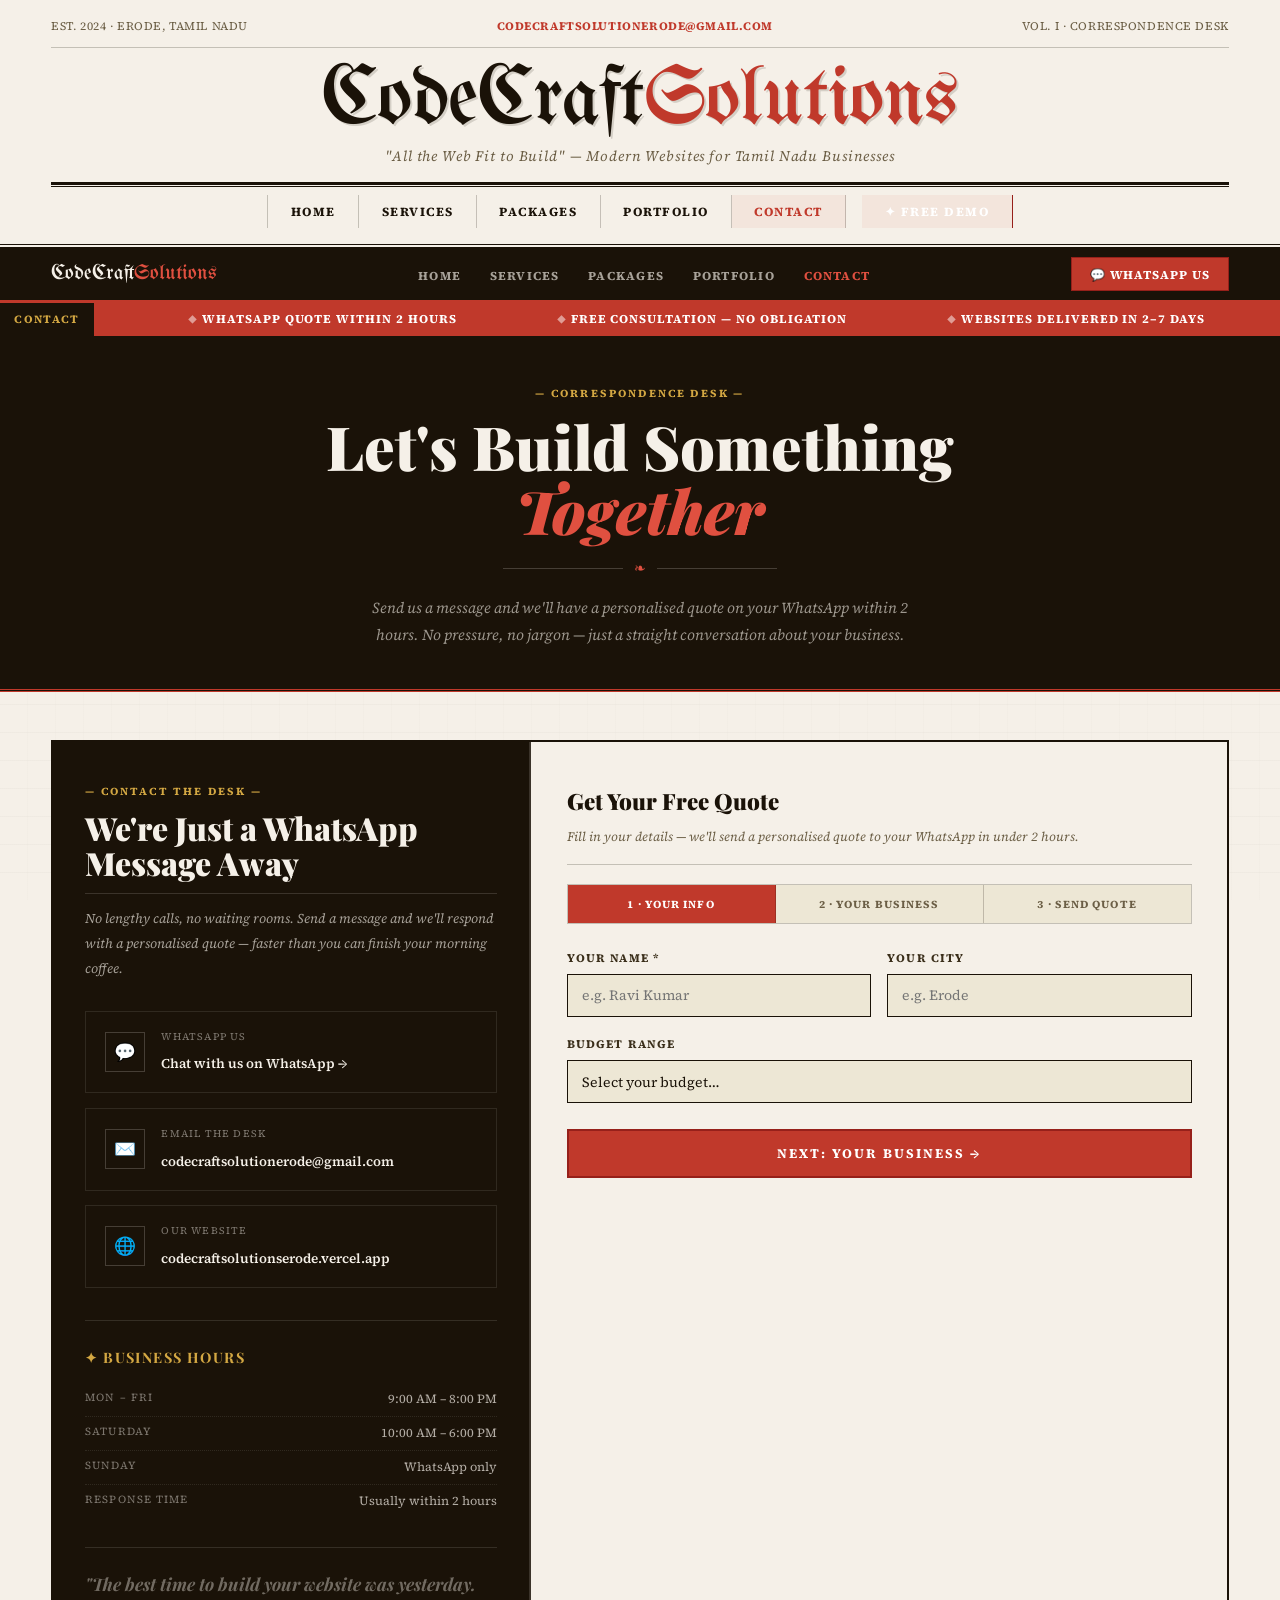
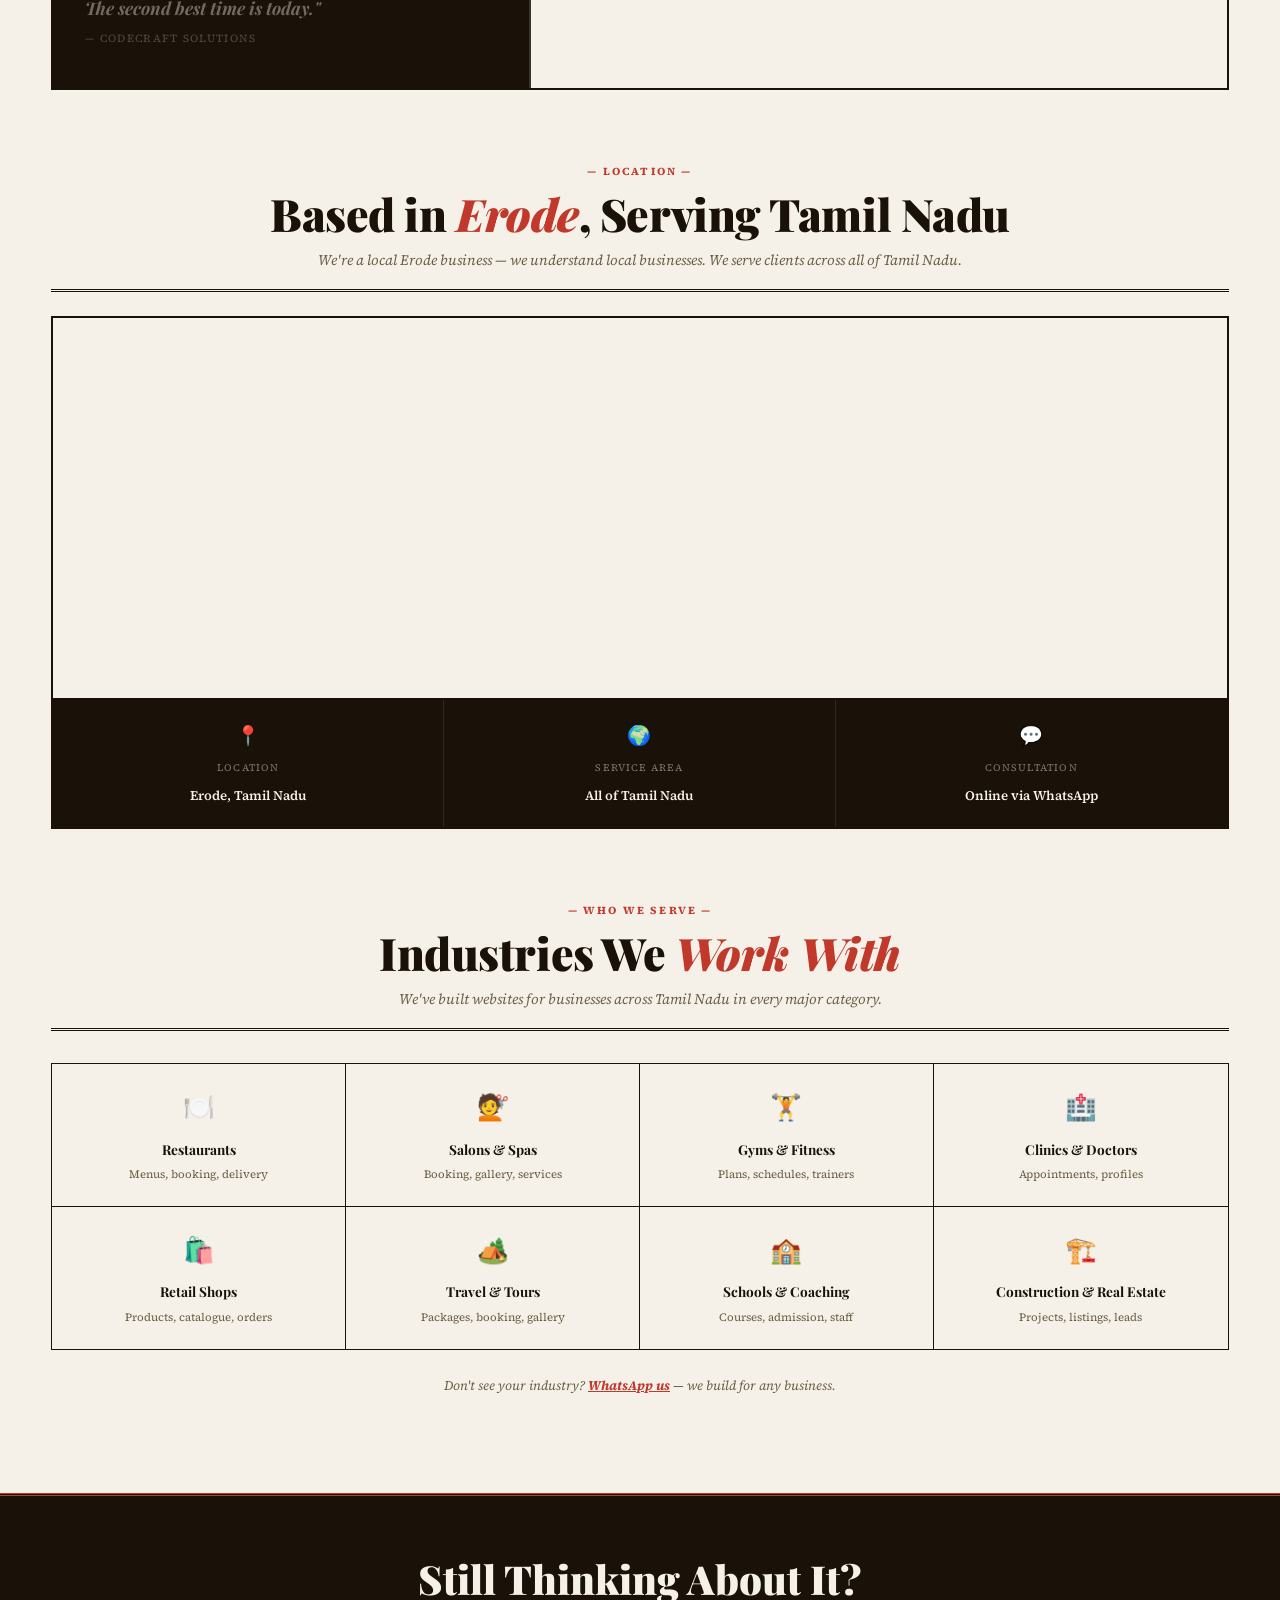
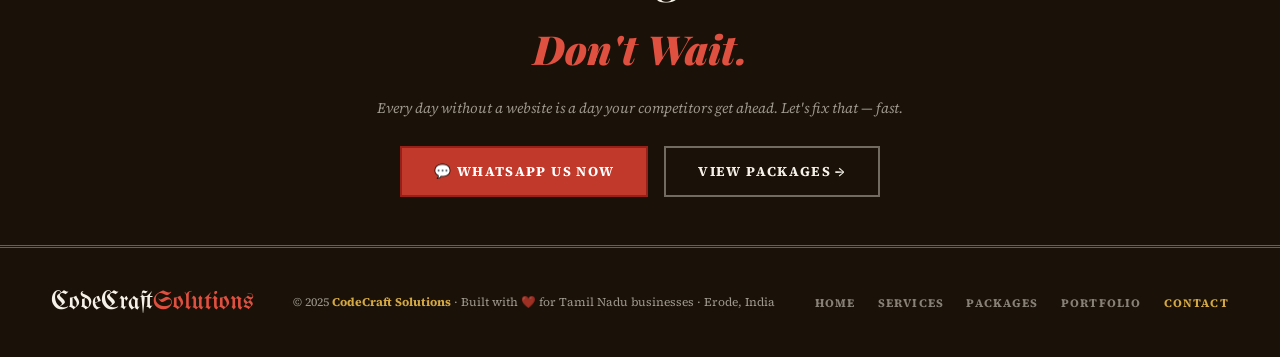
<file: contact.html>
<!DOCTYPE html>
<html lang="en">
<head>
<meta charset="UTF-8"><meta name="viewport" content="width=device-width, initial-scale=1.0">
<title>Contact — CodeCraft Solutions</title>
<link href="https://fonts.googleapis.com/css2?family=Playfair+Display:ital,wght@0,400;0,600;0,700;0,900;1,400;1,700&family=UnifrakturMaguntia&family=Source+Serif+4:ital,opsz,wght@0,8..60,300;0,8..60,400;0,8..60,600;1,8..60,400&display=swap" rel="stylesheet">
<link rel="stylesheet" href="style.css">
<style>
.contact-page { padding: 3rem 4%; position: relative; z-index: 1; }

/* ── MAIN CONTACT GRID ── */
.contact-broadsheet {
  display: grid; grid-template-columns: 1.1fr 1.6fr;
  gap: 0; border: 2px solid var(--ink); margin-bottom: 3rem;
}
.contact-editorial {
  padding: 2.5rem 2rem; background: var(--ink); color: var(--cream);
  border-right: 2px solid rgba(245,240,232,.15);
}
.contact-editorial-kicker { font-size:.68rem; font-weight:700; text-transform:uppercase; letter-spacing:.2em; color:var(--gold-light); margin-bottom:.6rem; display:block; }
.contact-headline { font-family:var(--serif-display); font-size:clamp(1.4rem,2.8vw,2rem); font-weight:900; line-height:1.1; color:var(--cream); margin-bottom:.8rem; padding-bottom:.8rem; border-bottom:1px solid rgba(245,240,232,.15); }
.contact-deck { font-size:.84rem; color:rgba(245,240,232,.65); line-height:1.85; font-style:italic; margin-bottom:1.8rem; }
.contact-methods { display:flex; flex-direction:column; gap:.9rem; margin-bottom:2rem; }
.contact-method { display:flex; align-items:center; gap:1rem; padding:1rem 1.2rem; border:1px solid rgba(245,240,232,.1); text-decoration:none; color:var(--cream); transition:background .2s,border-color .2s; }
.contact-method:hover { background:rgba(245,240,232,.06); border-color:var(--gold-light); }
.method-icon { width:40px; height:40px; flex-shrink:0; display:flex; align-items:center; justify-content:center; font-size:1.1rem; border:1px solid rgba(245,240,232,.2); }
.method-label { font-size:.63rem; text-transform:uppercase; letter-spacing:.12em; color:rgba(245,240,232,.45); display:block; margin-bottom:.2rem; }
.method-value { font-size:.84rem; font-weight:600; }
.contact-hours { border-top:1px solid rgba(245,240,232,.12); padding-top:1.5rem; margin-top:.5rem; }
.contact-hours h4 { font-family:var(--serif-display); font-size:.9rem; font-weight:700; color:var(--gold-light); margin-bottom:.8rem; text-transform:uppercase; letter-spacing:.1em; }
.hours-row { display:flex; justify-content:space-between; font-size:.78rem; padding:.35rem 0; border-bottom:1px dotted rgba(245,240,232,.1); color:rgba(245,240,232,.7); }
.hours-row:last-child { border-bottom:none; }
.hours-row .day { color:rgba(245,240,232,.45); text-transform:uppercase; font-size:.68rem; letter-spacing:.1em; }
.contact-quote { margin-top:1.8rem; padding-top:1.5rem; border-top:1px solid rgba(245,240,232,.12); }
.contact-quote p { font-family:var(--serif-display); font-style:italic; font-size:1.1rem; font-weight:700; color:rgba(245,240,232,.4); line-height:1.4; }
.contact-quote cite { font-size:.68rem; text-transform:uppercase; letter-spacing:.12em; color:rgba(245,240,232,.25); margin-top:.5rem; display:block; font-style:normal; }

/* ── FORM PANEL ── */
.contact-form-panel { padding: 2.5rem 2.2rem; background: var(--cream); }
.form-headline { font-family:var(--serif-display); font-size:1.4rem; font-weight:900; margin-bottom:.3rem; }
.form-deck { font-size:.8rem; color:var(--ink-light); font-style:italic; margin-bottom:1.2rem; padding-bottom:1rem; border-bottom:1px solid var(--rule-thin); }
.form-row { display:grid; grid-template-columns:1fr 1fr; gap:1rem; }
.form-steps { display:flex; gap:0; margin-bottom:1.5rem; border:1px solid var(--rule-thin); }
.form-step { flex:1; padding:.6rem .8rem; text-align:center; font-size:.68rem; font-weight:700; text-transform:uppercase; letter-spacing:.1em; color:var(--ink-light); border-right:1px solid var(--rule-thin); background:var(--cream-dark); cursor:pointer; transition:background .2s,color .2s; }
.form-step:last-child { border-right:none; }
.form-step.active { background:var(--red); color:#fff; }
.form-step-panel { display:none; }
.form-step-panel.active { display:block; }

/* ── MAP EMBED SECTION ── */
.map-section { margin-bottom:3rem; }
.map-section .section-masthead { margin-bottom:1.5rem; }
.map-container { border:2px solid var(--ink); overflow:hidden; }
.map-container iframe { display:block; width:100%; height:380px; border:none; }
.map-info-row { display:grid; grid-template-columns:repeat(3,1fr); gap:0; border-top:2px solid var(--ink); background:var(--ink); }
.map-info-item { padding:1.2rem 1.5rem; border-right:1px solid rgba(245,240,232,.1); text-align:center; }
.map-info-item:last-child { border-right:none; }
.map-info-icon { font-size:1.2rem; margin-bottom:.4rem; display:block; }
.map-info-label { font-size:.62rem; text-transform:uppercase; letter-spacing:.12em; color:rgba(245,240,232,.45); display:block; margin-bottom:.2rem; }
.map-info-value { font-size:.82rem; color:var(--cream); font-weight:600; }

/* ── INDUSTRIES ── */
.industries-section { margin-bottom:3rem; }
.industries-grid { display:grid; grid-template-columns:repeat(4,1fr); gap:0; border:1px solid var(--ink); }
.industry-item { padding:1.3rem; border-right:1px solid var(--ink); border-bottom:1px solid var(--ink); text-align:center; transition:background .2s; }
.industry-item:nth-child(4n) { border-right:none; }
.industry-item:nth-last-child(-n+4) { border-bottom:none; }
.industry-item:hover { background:rgba(192,57,43,.05); }
.industry-icon { font-size:1.6rem; display:block; margin-bottom:.5rem; }
.industry-name { font-family:var(--serif-display); font-size:.85rem; font-weight:700; color:var(--ink); }
.industry-note { font-size:.7rem; color:var(--ink-light); margin-top:.25rem; }

/* ── FINAL CTA BAND ── */
.contact-cta-band { background:var(--ink); padding:3rem 4%; text-align:center; border-top:3px double var(--red); }
.contact-cta-band h2 { font-family:var(--serif-display); font-size:clamp(1.6rem,3.5vw,2.5rem); font-weight:900; color:var(--cream); margin-bottom:.8rem; }
.contact-cta-band h2 em { color:var(--red-light); font-style:italic; }
.contact-cta-band p { font-style:italic; color:rgba(245,240,232,.6); font-size:.9rem; margin-bottom:1.5rem; }
.contact-cta-btns { display:flex; gap:1rem; justify-content:center; flex-wrap:wrap; }

/* ── RESPONSIVE ── */
@media(max-width:900px) {
  .contact-broadsheet { grid-template-columns:1fr; }
  .contact-editorial { border-right:none; border-bottom:2px solid rgba(245,240,232,.15); }
  .form-row { grid-template-columns:1fr; }
  .map-info-row { grid-template-columns:1fr; }
  .map-info-item { border-right:none; border-bottom:1px solid rgba(245,240,232,.1); }
  .map-info-item:last-child { border-bottom:none; }
  .industries-grid { grid-template-columns:repeat(2,1fr); }
  .industry-item:nth-child(4n) { border-right:1px solid var(--ink); }
  .industry-item:nth-child(2n) { border-right:none; }
  .industry-item:nth-last-child(-n+4) { border-bottom:1px solid var(--ink); }
  .industry-item:nth-last-child(-n+2) { border-bottom:none; }
}
@media(max-width:480px) {
  .form-steps { flex-direction:column; }
  .form-step { border-right:none; border-bottom:1px solid var(--rule-thin); }
  .form-step:last-child { border-bottom:none; }
}
</style>
</head>
<body>
<div id="progress"></div>

<div class="mobile-menu" id="mobileMenu">
  <button class="mobile-close" id="mobileClose">✕</button>
  <a href="index.html">Home</a>
  <a href="services.html">Services</a>
  <a href="packages.html">Packages</a>
  <a href="portfolio.html">Portfolio</a>
  <a href="contact.html" class="active">Contact</a>
</div>

<!-- ══ MASTHEAD ══ -->
<header class="masthead">
  <div class="masthead-top">
    <span>Est. 2024 · Erode, Tamil Nadu</span>
    <span><a href="mailto:codecraftsolutionerode@gmail.com">codecraftsolutionerode@gmail.com</a></span>
    <span>Vol. I · Correspondence Desk</span>
  </div>
  <a href="index.html" class="masthead-logo">CodeCraft<span>Solutions</span></a>
  <div class="masthead-tagline">"All the Web Fit to Build" — Modern Websites for Tamil Nadu Businesses</div>
  <div class="masthead-rule"></div>
  <nav class="masthead-nav">
    <a href="index.html">Home</a>
    <a href="services.html">Services</a>
    <a href="packages.html">Packages</a>
    <a href="portfolio.html">Portfolio</a>
    <a href="contact.html" class="active">Contact</a>
    <a href="contact.html" class="nav-cta">✦ Free Demo</a>
  </nav>
</header>

<nav class="sticky-nav">
  <a href="index.html" class="sticky-nav-logo">CodeCraft<span>Solutions</span></a>
  <ul class="sticky-nav-links">
    <li><a href="index.html">Home</a></li>
    <li><a href="services.html">Services</a></li>
    <li><a href="packages.html">Packages</a></li>
    <li><a href="portfolio.html">Portfolio</a></li>
    <li><a href="contact.html" class="active">Contact</a></li>
  </ul>
  <a href="https://wa.me/916382639957?text=Hiii%20Code%20Craft%20Solutions" target="_blank" rel="noopener" class="sticky-btn">💬 WhatsApp Us</a>
  <button class="nav-burger" onclick="openMobile()"><span></span><span></span><span></span></button>
</nav>

<div class="ticker-wrap">
  <span class="ticker-label">CONTACT</span>
  <div class="ticker-inner" style="padding-left:140px">
    <span>WhatsApp quote within 2 hours</span>
    <span>Free consultation — no obligation</span>
    <span>Websites delivered in 2–7 days</span>
    <span>Open Monday to Saturday, 9 AM – 8 PM</span>
    <span>codecraftsolutionerode@gmail.com</span>
  </div>
</div>

<!-- ══ PAGE BANNER ══ -->
<div class="page-banner">
  <span class="page-banner-kicker">— Correspondence Desk —</span>
  <h1 class="page-banner-title">Let's Build Something<br><em>Together</em></h1>
  <div class="page-banner-rule"><span></span><i>❧</i><span></span></div>
  <p class="page-banner-deck">Send us a message and we'll have a personalised quote on your WhatsApp within 2 hours. No pressure, no jargon — just a straight conversation about your business.</p>
</div>

<main class="contact-page">

  <!-- ══ MAIN CONTACT BLOCK ══ -->
  <div class="contact-broadsheet">

    <!-- LEFT: Editorial info panel -->
    <div class="contact-editorial reveal-left">
      <span class="contact-editorial-kicker">— Contact the Desk —</span>
      <h2 class="contact-headline">We're Just a WhatsApp Message Away</h2>
      <p class="contact-deck">No lengthy calls, no waiting rooms. Send a message and we'll respond with a personalised quote — faster than you can finish your morning coffee.</p>

      <div class="contact-methods">
        <a class="contact-method" href="https://wa.me/916382639957?text=Hiii%20Code%20Craft%20Solutions" target="_blank" rel="noopener">
          <div class="method-icon">💬</div>
          <div>
            <span class="method-label">WhatsApp Us</span>
            <span class="method-value">Chat with us on WhatsApp →</span>
          </div>
        </a>
        <a class="contact-method" href="mailto:codecraftsolutionerode@gmail.com">
          <div class="method-icon">✉️</div>
          <div>
            <span class="method-label">Email the Desk</span>
            <span class="method-value">codecraftsolutionerode@gmail.com</span>
          </div>
        </a>
        <a class="contact-method" href="https://codecraftsolutionserode.vercel.app" target="_blank" rel="noopener">
          <div class="method-icon">🌐</div>
          <div>
            <span class="method-label">Our Website</span>
            <span class="method-value">codecraftsolutionserode.vercel.app</span>
          </div>
        </a>
      </div>

      <div class="contact-hours">
        <h4>✦ Business Hours</h4>
        <div class="hours-row"><span class="day">Mon – Fri</span><span>9:00 AM – 8:00 PM</span></div>
        <div class="hours-row"><span class="day">Saturday</span><span>10:00 AM – 6:00 PM</span></div>
        <div class="hours-row"><span class="day">Sunday</span><span>WhatsApp only</span></div>
        <div class="hours-row"><span class="day">Response time</span><span>Usually within 2 hours</span></div>
      </div>

      <div class="contact-quote">
        <p>"The best time to build your website was yesterday. The second best time is today."</p>
        <cite>— CodeCraft Solutions</cite>
      </div>
    </div>

    <!-- RIGHT: Multi-step form -->
    <div class="contact-form-panel reveal-right">
      <h3 class="form-headline">Get Your Free Quote</h3>
      <p class="form-deck">Fill in your details — we'll send a personalised quote to your WhatsApp in under 2 hours.</p>

      <!-- Step tabs -->
      <div class="form-steps">
        <div class="form-step active" onclick="showStep(1)">1 · Your Info</div>
        <div class="form-step" onclick="showStep(2)">2 · Your Business</div>
        <div class="form-step" onclick="showStep(3)">3 · Send Quote</div>
      </div>

      <!-- Step 1 -->
      <div class="form-step-panel active" id="step1">
        <div class="form-row">
          <div class="form-group">
            <label>Your Name *</label>
            <input type="text" id="fname" placeholder="e.g. Ravi Kumar">
          </div>
          <div class="form-group">
            <label>Your City</label>
            <input type="text" id="fcity" placeholder="e.g. Erode">
          </div>
        </div>
        <div class="form-group">
          <label>Budget Range</label>
          <select id="fbudget">
            <option value="" disabled selected>Select your budget…</option>
            <option value="₹5,000 (Starter)">₹5,000 — Starter package</option>
            <option value="₹9,000 (Business)">₹9,000 — Business package</option>
            <option value="₹13,000 (Pro)">₹13,000 — Pro package</option>
            <option value="Not sure yet">Not sure yet — need advice</option>
          </select>
        </div>
        <button class="form-submit" onclick="nextStep(2)" style="margin-top:.5rem">Next: Your Business →</button>
      </div>

      <!-- Step 2 -->
      <div class="form-step-panel" id="step2">
        <div class="form-group">
          <label>Business Name &amp; Type *</label>
          <input type="text" id="fbusiness" placeholder="e.g. Sri Krishna Hotel – Restaurant">
        </div>
        <div class="form-group">
          <label>What service do you need? *</label>
          <select id="fservice">
            <option value="" disabled selected>Select a service…</option>
            <option value="Landing Page (Starter – ₹5,000)">Landing Page (Starter – ₹5,000)</option>
            <option value="Full Business Website (Business – ₹9,000)">Full Business Website (Business – ₹9,000)</option>
            <option value="Premium Website (Pro – ₹13,000)">Premium Website (Pro – ₹13,000)</option>
            <option value="E-Commerce Store">E-Commerce Store</option>
            <option value="SEO / Google Rankings">SEO / Google Rankings</option>
            <option value="Maintenance &amp; Support">Maintenance &amp; Support</option>
            <option value="Not sure – need advice">Not sure yet – need advice</option>
          </select>
        </div>
        <div class="form-group">
          <label>Do you have an existing website?</label>
          <select id="fexisting">
            <option value="No, I need a brand new website">No — I need a brand new website</option>
            <option value="Yes, I need it redesigned">Yes — I need it redesigned</option>
            <option value="Yes, I need fixes / updates">Yes — I need fixes or updates</option>
          </select>
        </div>
        <div style="display:flex;gap:.8rem;margin-top:.5rem">
          <button class="form-submit" onclick="nextStep(1)" style="background:transparent;color:var(--ink);border:2px solid var(--ink);flex:0 0 auto;width:auto;padding:.85rem 1.5rem;">← Back</button>
          <button class="form-submit" onclick="nextStep(3)" style="flex:1">Next: Send Quote →</button>
        </div>
      </div>

      <!-- Step 3 -->
      <div class="form-step-panel" id="step3">
        <div class="form-group">
          <label>Any other details? (optional)</label>
          <textarea id="fmessage" placeholder="e.g. I want customers to see our menu and book a table online. We also need Google Maps and a WhatsApp button…"></textarea>
        </div>
        <div class="form-group">
          <label>How did you hear about us?</label>
          <select id="fhear">
            <option value="Google Search">Google Search</option>
            <option value="WhatsApp referral">WhatsApp referral</option>
            <option value="Word of mouth">Word of mouth</option>
            <option value="Social media">Social media</option>
            <option value="Other">Other</option>
          </select>
        </div>
        <div style="background:var(--cream-deep);border:1px solid var(--rule-thin);padding:.9rem 1.1rem;margin-bottom:1rem;font-size:.78rem;color:var(--ink-mid);">
          <strong style="color:var(--red);font-size:.7rem;text-transform:uppercase;letter-spacing:.1em;">What happens next?</strong><br>
          Clicking the button below will open WhatsApp with your details pre-filled. Send the message and we'll reply with a personalised quote — usually within 2 hours.
        </div>
        <div style="display:flex;gap:.8rem">
          <button class="form-submit" onclick="nextStep(2)" style="background:transparent;color:var(--ink);border:2px solid var(--ink);flex:0 0 auto;width:auto;padding:.85rem 1.5rem;">← Back</button>
          <button class="form-submit" onclick="sendToWhatsApp()" style="flex:1">💬 Send via WhatsApp</button>
        </div>
        <p class="form-note">Opens WhatsApp with your details pre-filled · No spam, ever</p>
      </div>

    </div>
  </div>

  <!-- ══ MAP SECTION ══ -->
  <div class="map-section reveal">
    <div class="section-masthead">
      <span class="section-kicker">— Location —</span>
      <h2 class="section-title">Based in <em>Erode</em>, Serving Tamil Nadu</h2>
      <p class="section-deck">We're a local Erode business — we understand local businesses. We serve clients across all of Tamil Nadu.</p>
    </div>
    <div class="map-container">
      <iframe
        src="https://www.google.com/maps/embed?pb=!1m18!1m12!1m3!1d62617.23435124254!2d77.6894!3d11.3410!2m3!1f0!2f0!3f0!3m2!1i1024!2i768!4f13.1!3m3!1m2!1s0x3ba96f40000000b5%3A0xb5a1b2fbd74bd34!2sErode%2C%20Tamil%20Nadu!5e0!3m2!1sen!2sin!4v1700000000000"
        allowfullscreen loading="lazy" referrerpolicy="no-referrer-when-downgrade" title="CodeCraft Solutions — Erode, Tamil Nadu">
      </iframe>
      <div class="map-info-row">
        <div class="map-info-item">
          <span class="map-info-icon">📍</span>
          <span class="map-info-label">Location</span>
          <span class="map-info-value">Erode, Tamil Nadu</span>
        </div>
        <div class="map-info-item">
          <span class="map-info-icon">🌍</span>
          <span class="map-info-label">Service Area</span>
          <span class="map-info-value">All of Tamil Nadu</span>
        </div>
        <div class="map-info-item">
          <span class="map-info-icon">💬</span>
          <span class="map-info-label">Consultation</span>
          <span class="map-info-value">Online via WhatsApp</span>
        </div>
      </div>
    </div>
  </div>

  <!-- ══ INDUSTRIES WE SERVE ══ -->
  <div class="industries-section reveal">
    <div class="section-masthead">
      <span class="section-kicker">— Who We Serve —</span>
      <h2 class="section-title">Industries We <em>Work With</em></h2>
      <p class="section-deck">We've built websites for businesses across Tamil Nadu in every major category.</p>
    </div>
    <div class="industries-grid">
      <div class="industry-item">
        <span class="industry-icon">🍽️</span>
        <div class="industry-name">Restaurants</div>
        <div class="industry-note">Menus, booking, delivery</div>
      </div>
      <div class="industry-item">
        <span class="industry-icon">💇</span>
        <div class="industry-name">Salons &amp; Spas</div>
        <div class="industry-note">Booking, gallery, services</div>
      </div>
      <div class="industry-item">
        <span class="industry-icon">🏋️</span>
        <div class="industry-name">Gyms &amp; Fitness</div>
        <div class="industry-note">Plans, schedules, trainers</div>
      </div>
      <div class="industry-item">
        <span class="industry-icon">🏥</span>
        <div class="industry-name">Clinics &amp; Doctors</div>
        <div class="industry-note">Appointments, profiles</div>
      </div>
      <div class="industry-item">
        <span class="industry-icon">🛍️</span>
        <div class="industry-name">Retail Shops</div>
        <div class="industry-note">Products, catalogue, orders</div>
      </div>
      <div class="industry-item">
        <span class="industry-icon">🏕️</span>
        <div class="industry-name">Travel &amp; Tours</div>
        <div class="industry-note">Packages, booking, gallery</div>
      </div>
      <div class="industry-item">
        <span class="industry-icon">🏫</span>
        <div class="industry-name">Schools &amp; Coaching</div>
        <div class="industry-note">Courses, admission, staff</div>
      </div>
      <div class="industry-item">
        <span class="industry-icon">🏗️</span>
        <div class="industry-name">Construction &amp; Real Estate</div>
        <div class="industry-note">Projects, listings, leads</div>
      </div>
    </div>
    <div style="text-align:center;margin-top:1.5rem;font-size:.82rem;color:var(--ink-light);font-style:italic;">
      Don't see your industry? <a href="https://wa.me/916382639957?text=Hiii%20Code%20Craft%20Solutions" target="_blank" rel="noopener" style="color:var(--red);font-weight:700">WhatsApp us</a> — we build for any business.
    </div>
  </div>

</main>

<!-- ══ FINAL CTA ══ -->
<div class="contact-cta-band">
  <h2>Still Thinking About It?<br><em>Don't Wait.</em></h2>
  <p>Every day without a website is a day your competitors get ahead. Let's fix that — fast.</p>
  <div class="contact-cta-btns">
    <a href="https://wa.me/916382639957?text=Hiii%20Code%20Craft%20Solutions" target="_blank" rel="noopener" class="btn-primary">💬 WhatsApp Us Now</a>
    <a href="packages.html" class="btn-ghost-light">View Packages →</a>
  </div>
</div>

<footer>
  <div class="footer-inner">
    <a href="index.html" class="footer-logo">CodeCraft<span>Solutions</span></a>
    <p class="footer-copy">© 2025 <strong>CodeCraft Solutions</strong> · Built with ❤️ for Tamil Nadu businesses · Erode, India</p>
    <div class="footer-links">
      <a href="index.html">Home</a>
      <a href="services.html">Services</a>
      <a href="packages.html">Packages</a>
      <a href="portfolio.html">Portfolio</a>
      <a href="contact.html" class="active">Contact</a>
    </div>
  </div>
</footer>

<script src="main.js"></script>
<script>
/* ── MULTI-STEP FORM ── */
function showStep(n) {
  document.querySelectorAll('.form-step-panel').forEach((p,i) => {
    p.classList.toggle('active', i === n-1);
  });
  document.querySelectorAll('.form-step').forEach((t,i) => {
    t.classList.toggle('active', i === n-1);
  });
}
function nextStep(n) {
  if (n === 2) {
    const name = document.getElementById('fname').value.trim();
    if (!name) { alert('Please enter your name.'); return; }
  }
  if (n === 3) {
    const biz = document.getElementById('fbusiness').value.trim();
    const svc = document.getElementById('fservice').value;
    if (!biz || !svc) { alert('Please fill in your business name and select a service.'); return; }
  }
  showStep(n);
  document.querySelector('.contact-form-panel').scrollIntoView({ behavior:'smooth', block:'start' });
}

/* ── WHATSAPP ── */
function sendToWhatsApp() {
  const name     = document.getElementById('fname').value.trim();
  const city     = document.getElementById('fcity').value.trim();
  const budget   = document.getElementById('fbudget').value;
  const business = document.getElementById('fbusiness').value.trim();
  const service  = document.getElementById('fservice').value;
  const existing = document.getElementById('fexisting').value;
  const message  = document.getElementById('fmessage').value.trim();
  const hear     = document.getElementById('fhear').value;

  if (!name || !business || !service) {
    alert('Please complete all required fields first.');
    showStep(1); return;
  }

  const text =
    `Hi CodeCraft Solutions! 👋\n\n` +
    `*Name:* ${name}${city ? ' · ' + city : ''}\n` +
    `*Business:* ${business}\n` +
    `*Service Needed:* ${service}\n` +
    (budget ? `*Budget:* ${budget}\n` : '') +
    `*Existing Website:* ${existing}\n` +
    (message ? `*Details:* ${message}\n` : '') +
    `*How I heard about you:* ${hear}\n\n` +
    `Looking forward to hearing from you!`;

  window.open(`https://wa.me/916382639957?text=${encodeURIComponent(text)}`, '_blank');
}
</script>
</body>
</html>
</file>
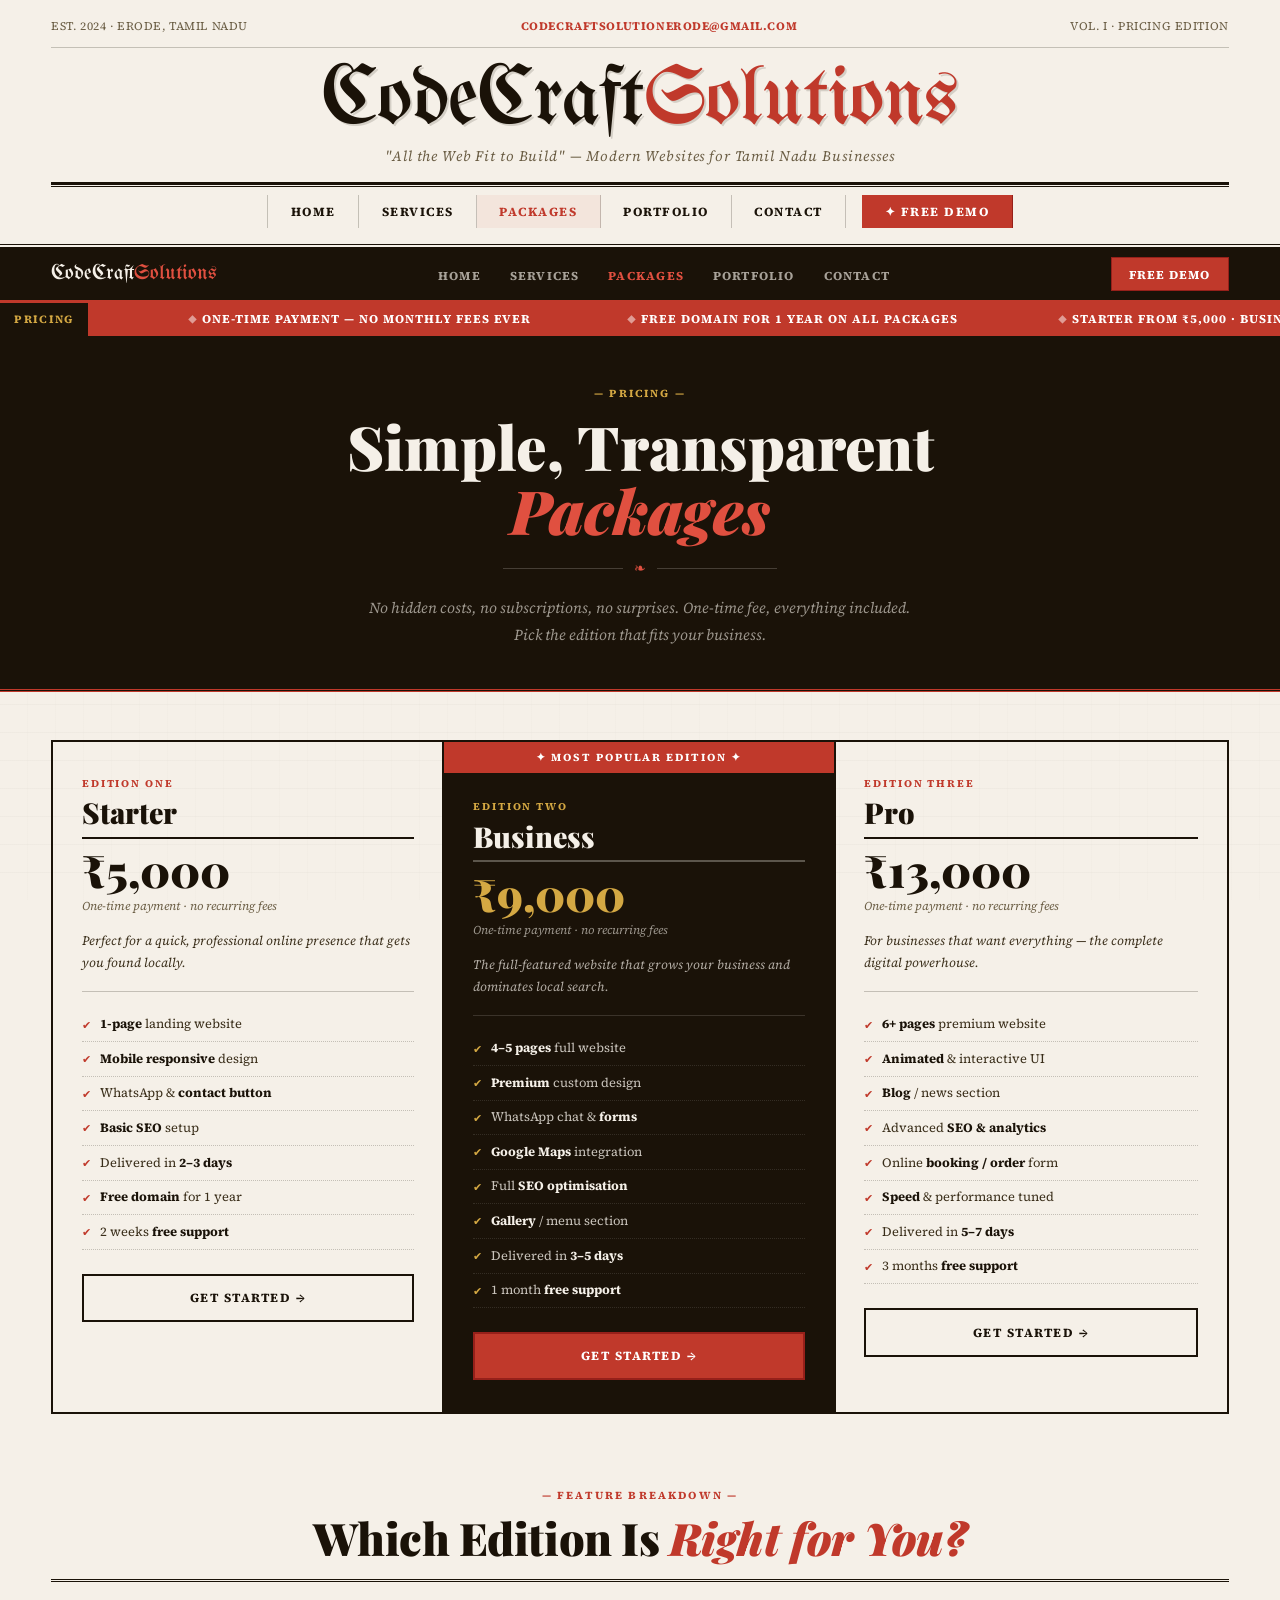
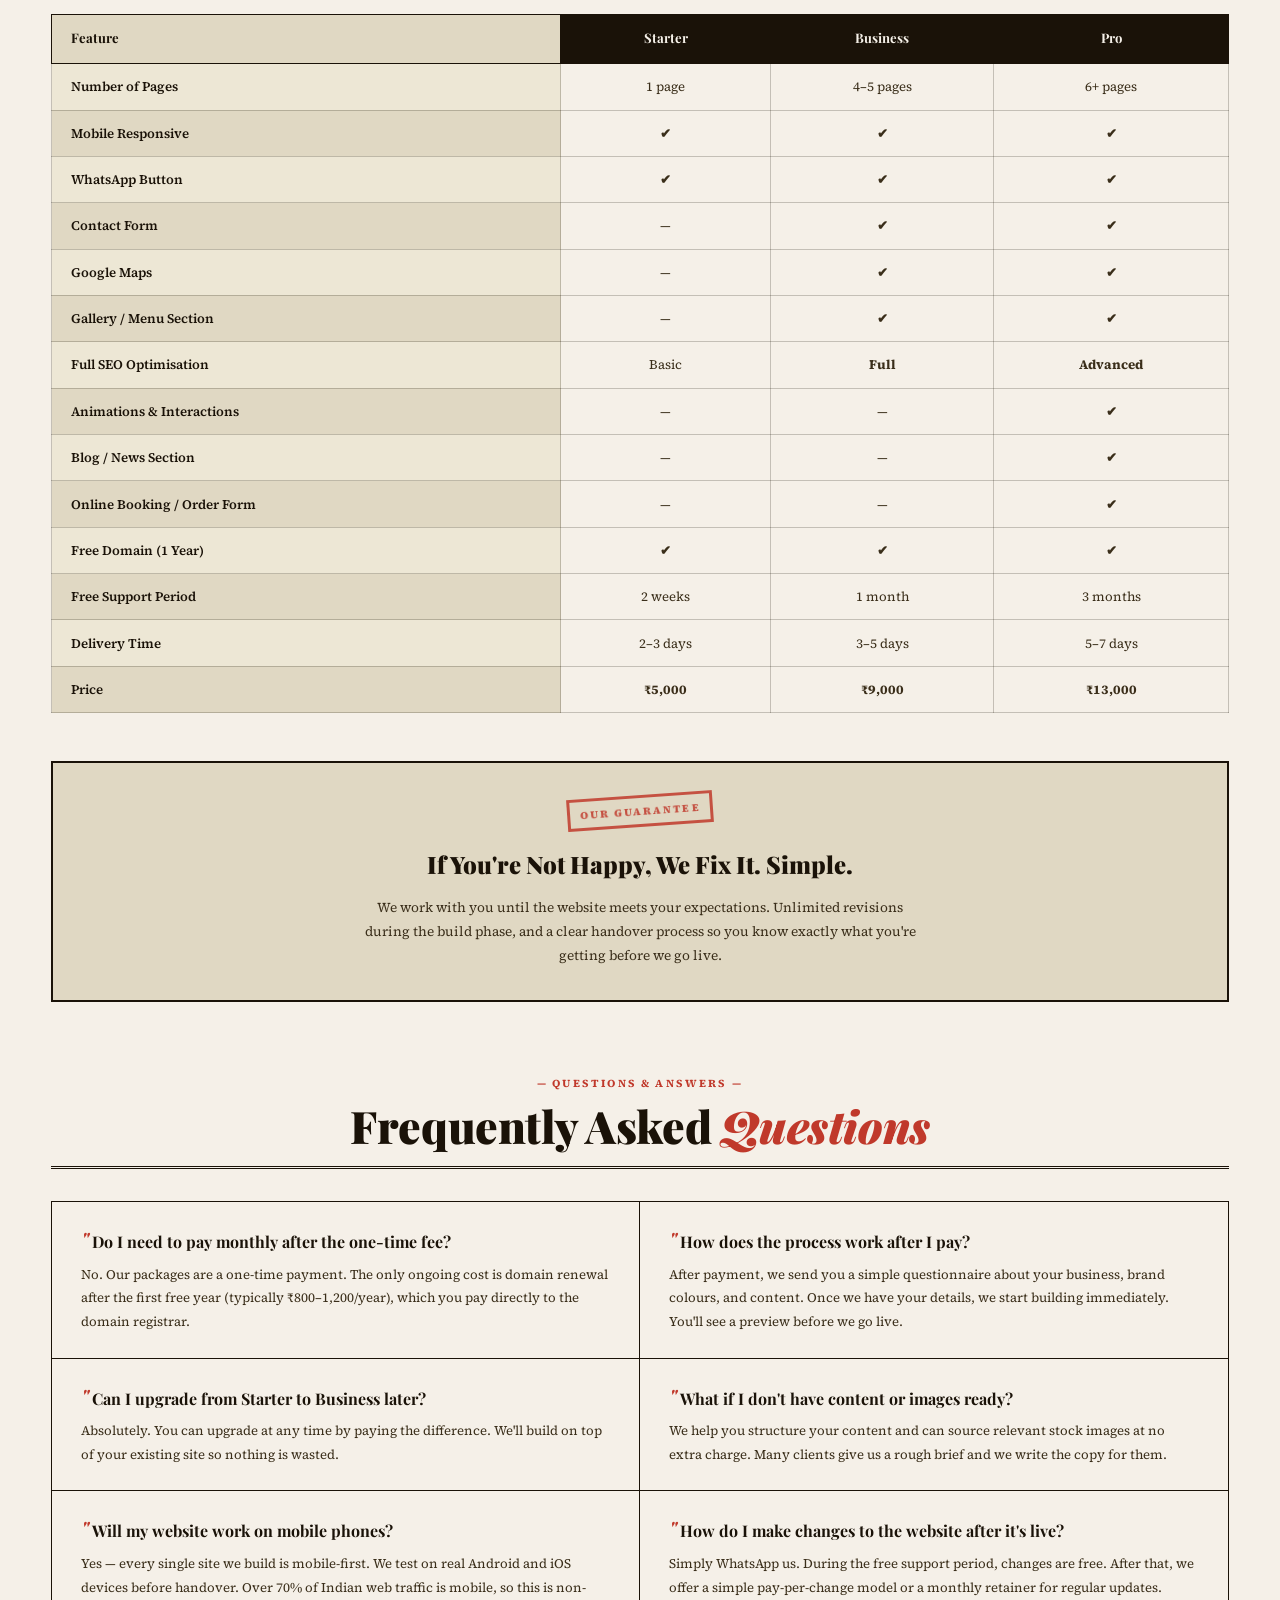
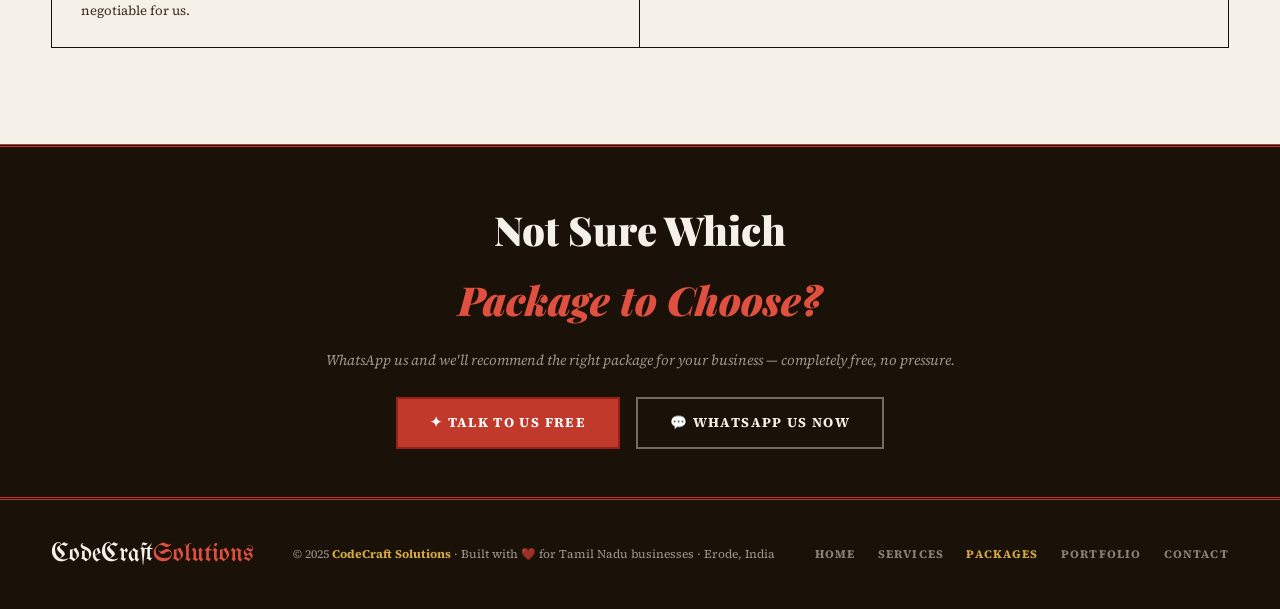
<file: packages.html>
<!DOCTYPE html>
<html lang="en">
<head>
<meta charset="UTF-8"><meta name="viewport" content="width=device-width, initial-scale=1.0">
<title>Packages &amp; Pricing — CodeCraft Solutions</title>
<link href="https://fonts.googleapis.com/css2?family=Playfair+Display:ital,wght@0,400;0,600;0,700;0,900;1,400;1,700&family=UnifrakturMaguntia&family=Source+Serif+4:ital,opsz,wght@0,8..60,300;0,8..60,400;0,8..60,600;1,8..60,400&display=swap" rel="stylesheet">
<link rel="stylesheet" href="style.css">
<style>
.packages-page{padding:3rem 4%;position:relative;z-index:1;}
/* ── PRICING CARDS ── */
.packages-editorial{display:grid;grid-template-columns:repeat(3,1fr);gap:0;border:2px solid var(--ink);margin-bottom:3rem;}
.pkg-edition{padding:2rem 1.8rem;border-right:2px solid var(--ink);position:relative;transition:background .2s;}
.pkg-edition:last-child{border-right:none;}
.pkg-edition:hover{background:rgba(245,240,232,1);}
.pkg-edition.featured{background:var(--ink);color:var(--cream);}
.pkg-featured-banner{background:var(--red);color:#fff;text-align:center;font-family:var(--serif-body);font-size:.68rem;font-weight:700;text-transform:uppercase;letter-spacing:.18em;padding:.4rem;margin:-2rem -1.8rem 1.5rem;}
.pkg-category{font-size:.65rem;font-weight:700;text-transform:uppercase;letter-spacing:.18em;color:var(--red);margin-bottom:.4rem;}
.pkg-edition.featured .pkg-category{color:var(--gold-light);}
.pkg-name-headline{font-family:var(--serif-display);font-size:1.8rem;font-weight:900;line-height:1;margin-bottom:.6rem;color:var(--ink);border-bottom:2px solid var(--ink);padding-bottom:.6rem;}
.pkg-edition.featured .pkg-name-headline{color:var(--cream);border-color:rgba(245,240,232,.3);}
.pkg-price-main{font-family:var(--serif-display);font-size:2.8rem;font-weight:900;color:var(--ink);line-height:1;margin:.5rem 0 .2rem;}
.pkg-edition.featured .pkg-price-main{color:var(--gold-light);}
.pkg-price-sub{font-size:.75rem;color:var(--ink-light);font-style:italic;}
.pkg-edition.featured .pkg-price-sub{color:rgba(245,240,232,.6);}
.pkg-tagline{font-size:.8rem;font-style:italic;color:var(--ink-mid);margin:.8rem 0 1rem;padding-bottom:1rem;border-bottom:1px solid var(--rule-thin);}
.pkg-edition.featured .pkg-tagline{color:rgba(245,240,232,.7);border-color:rgba(245,240,232,.15);}
.pkg-features-list{list-style:none;margin-bottom:1.5rem;}
.pkg-features-list li{font-size:.8rem;color:var(--ink-mid);padding:.35rem 0;border-bottom:1px dotted var(--rule-thin);display:flex;gap:.55rem;align-items:flex-start;}
.pkg-edition.featured .pkg-features-list li{color:rgba(245,240,232,.8);border-color:rgba(245,240,232,.12);}
.check{color:var(--red);font-size:.7rem;flex-shrink:0;margin-top:.15rem;}
.pkg-edition.featured .check{color:var(--gold-light);}
.pkg-features-list strong{color:var(--ink);font-weight:700;}
.pkg-edition.featured .pkg-features-list strong{color:var(--cream);}
.pkg-edition-btn{display:block;text-align:center;padding:.7rem 1.5rem;font-family:var(--serif-body);font-size:.78rem;font-weight:700;text-transform:uppercase;letter-spacing:.12em;text-decoration:none;border:2px solid var(--ink);color:var(--ink);background:transparent;transition:background .2s,color .2s;}
.pkg-edition-btn:hover{background:var(--ink);color:var(--cream);}
.pkg-edition.featured .pkg-edition-btn{background:var(--red);border-color:var(--red-dark);color:#fff;}
.pkg-edition.featured .pkg-edition-btn:hover{background:var(--red-dark);}
/* ── COMPARISON TABLE ── */
.comparison-section{margin-bottom:3rem;}
.comparison-table{width:100%;border-collapse:collapse;font-size:.82rem;}
.comparison-table th{font-family:var(--serif-display);font-weight:700;padding:.8rem 1.2rem;border:1px solid var(--ink);background:var(--ink);color:var(--cream);text-align:center;}
.comparison-table th:first-child{text-align:left;background:var(--cream-deep);color:var(--ink);}
.comparison-table td{padding:.7rem 1.2rem;border:1px solid var(--rule-thin);text-align:center;color:var(--ink-mid);}
.comparison-table td:first-child{text-align:left;font-weight:600;color:var(--ink);background:var(--cream-dark);}
.comparison-table tr:nth-child(even) td{background:rgba(245,240,232,.5);}
.comparison-table tr:nth-child(even) td:first-child{background:var(--cream-deep);}
.tick{color:var(--red);font-weight:700;}.cross{color:var(--ink-light);}
/* ── FAQ ── */
.faq-section{margin-bottom:3rem;}
.faq-grid{display:grid;grid-template-columns:1fr 1fr;gap:0;border:1px solid var(--ink);}
.faq-item{padding:1.5rem 1.8rem;border-right:1px solid var(--ink);border-bottom:1px solid var(--ink);}
.faq-item:nth-child(even){border-right:none;}
.faq-item:nth-last-child(-n+2){border-bottom:none;}
.faq-q{font-family:var(--serif-display);font-size:1rem;font-weight:700;color:var(--ink);margin-bottom:.6rem;line-height:1.3;}
.faq-q::before{content:'"';color:var(--red);font-size:1.3rem;font-style:italic;margin-right:.2rem;}
.faq-a{font-size:.82rem;color:var(--ink-mid);line-height:1.8;}
/* ── GUARANTEE ── */
.guarantee-band{background:var(--cream-deep);border:2px solid var(--ink);padding:2rem;text-align:center;margin-bottom:3rem;}
.guarantee-band h3{font-family:var(--serif-display);font-size:1.5rem;font-weight:900;margin-bottom:.6rem;}
.guarantee-band p{font-size:.85rem;color:var(--ink-mid);max-width:560px;margin:0 auto;}
/* ── PACKAGES CTA ── */
.packages-cta{background:var(--ink);padding:3rem 4%;text-align:center;border-top:3px double var(--red);}
.packages-cta h2{font-family:var(--serif-display);font-size:clamp(1.6rem,3.5vw,2.5rem);font-weight:900;color:var(--cream);margin-bottom:.8rem;}
.packages-cta h2 em{color:var(--red-light);font-style:italic;}
.packages-cta p{font-style:italic;color:rgba(245,240,232,.6);font-size:.9rem;margin-bottom:1.5rem;}
.packages-cta-btns{display:flex;gap:1rem;justify-content:center;flex-wrap:wrap;}
@media(max-width:768px){
  .packages-editorial{grid-template-columns:1fr;}
  .pkg-edition{border-right:none;border-bottom:2px solid var(--ink);}
  .pkg-edition:last-child{border-bottom:none;}
  .comparison-table{font-size:.72rem;}
  .comparison-table th,.comparison-table td{padding:.5rem .6rem;}
  .faq-grid{grid-template-columns:1fr;}
  .faq-item{border-right:none;}
  .faq-item:nth-last-child(-n+2){border-bottom:1px solid var(--ink);}
  .faq-item:last-child{border-bottom:none;}
}
</style>
</head>
<body>
<div id="progress"></div>
<div class="mobile-menu" id="mobileMenu">
  <button class="mobile-close" id="mobileClose">✕</button>
  <a href="index.html">Home</a><a href="services.html">Services</a>
  <a href="packages.html" class="active">Packages</a><a href="portfolio.html">Portfolio</a><a href="contact.html">Contact</a>
</div>
<header class="masthead">
  <div class="masthead-top">
    <span>Est. 2024 · Erode, Tamil Nadu</span>
    <span><a href="mailto:codecraftsolutionerode@gmail.com">codecraftsolutionerode@gmail.com</a></span>
    <span>Vol. I · Pricing Edition</span>
  </div>
  <a href="index.html" class="masthead-logo">CodeCraft<span>Solutions</span></a>
  <div class="masthead-tagline">"All the Web Fit to Build" — Modern Websites for Tamil Nadu Businesses</div>
  <div class="masthead-rule"></div>
  <nav class="masthead-nav">
    <a href="index.html">Home</a><a href="services.html">Services</a>
    <a href="packages.html" class="active">Packages</a><a href="portfolio.html">Portfolio</a><a href="contact.html">Contact</a>
    <a href="contact.html" class="nav-cta">✦ Free Demo</a>
  </nav>
</header>
<nav class="sticky-nav">
  <a href="index.html" class="sticky-nav-logo">CodeCraft<span>Solutions</span></a>
  <ul class="sticky-nav-links">
    <li><a href="index.html">Home</a></li><li><a href="services.html">Services</a></li>
    <li><a href="packages.html" class="active">Packages</a></li><li><a href="portfolio.html">Portfolio</a></li><li><a href="contact.html">Contact</a></li>
  </ul>
  <a href="contact.html" class="sticky-btn">Free Demo</a>
  <button class="nav-burger" onclick="openMobile()"><span></span><span></span><span></span></button>
</nav>
<div class="ticker-wrap">
  <span class="ticker-label">PRICING</span>
  <div class="ticker-inner" style="padding-left:140px">
    <span>One-time payment — no monthly fees ever</span><span>Free domain for 1 year on all packages</span>
    <span>Starter from ₹5,000 · Business ₹9,000 · Pro ₹13,000</span>
    <span>Delivered in 2–7 days</span><span>WhatsApp support included</span>
  </div>
</div>
<div class="page-banner">
  <span class="page-banner-kicker">— Pricing —</span>
  <h1 class="page-banner-title">Simple, Transparent<br><em>Packages</em></h1>
  <div class="page-banner-rule"><span></span><i>❧</i><span></span></div>
  <p class="page-banner-deck">No hidden costs, no subscriptions, no surprises. One-time fee, everything included. Pick the edition that fits your business.</p>
</div>

<main class="packages-page">
  <div class="packages-editorial reveal">
    <div class="pkg-edition reveal-left">
      <div class="pkg-category">Edition One</div>
      <div class="pkg-name-headline">Starter</div>
      <div class="pkg-price-main">₹5,000</div>
      <div class="pkg-price-sub">One-time payment · no recurring fees</div>
      <p class="pkg-tagline">Perfect for a quick, professional online presence that gets you found locally.</p>
      <ul class="pkg-features-list">
        <li><span class="check">✔</span><span><strong>1-page</strong> landing website</span></li>
        <li><span class="check">✔</span><span><strong>Mobile responsive</strong> design</span></li>
        <li><span class="check">✔</span><span>WhatsApp &amp; <strong>contact button</strong></span></li>
        <li><span class="check">✔</span><span><strong>Basic SEO</strong> setup</span></li>
        <li><span class="check">✔</span><span>Delivered in <strong>2–3 days</strong></span></li>
        <li><span class="check">✔</span><span><strong>Free domain</strong> for 1 year</span></li>
        <li><span class="check">✔</span><span>2 weeks <strong>free support</strong></span></li>
      </ul>
      <a href="contact.html" class="pkg-edition-btn">Get Started →</a>
    </div>
    <div class="pkg-edition featured reveal">
      <div class="pkg-featured-banner">✦ Most Popular Edition ✦</div>
      <div class="pkg-category">Edition Two</div>
      <div class="pkg-name-headline">Business</div>
      <div class="pkg-price-main">₹9,000</div>
      <div class="pkg-price-sub">One-time payment · no recurring fees</div>
      <p class="pkg-tagline">The full-featured website that grows your business and dominates local search.</p>
      <ul class="pkg-features-list">
        <li><span class="check">✔</span><span><strong>4–5 pages</strong> full website</span></li>
        <li><span class="check">✔</span><span><strong>Premium</strong> custom design</span></li>
        <li><span class="check">✔</span><span>WhatsApp chat &amp; <strong>forms</strong></span></li>
        <li><span class="check">✔</span><span><strong>Google Maps</strong> integration</span></li>
        <li><span class="check">✔</span><span>Full <strong>SEO optimisation</strong></span></li>
        <li><span class="check">✔</span><span><strong>Gallery</strong> / menu section</span></li>
        <li><span class="check">✔</span><span>Delivered in <strong>3–5 days</strong></span></li>
        <li><span class="check">✔</span><span>1 month <strong>free support</strong></span></li>
      </ul>
      <a href="contact.html" class="pkg-edition-btn">Get Started →</a>
    </div>
    <div class="pkg-edition reveal-right">
      <div class="pkg-category">Edition Three</div>
      <div class="pkg-name-headline">Pro</div>
      <div class="pkg-price-main">₹13,000</div>
      <div class="pkg-price-sub">One-time payment · no recurring fees</div>
      <p class="pkg-tagline">For businesses that want everything — the complete digital powerhouse.</p>
      <ul class="pkg-features-list">
        <li><span class="check">✔</span><span><strong>6+ pages</strong> premium website</span></li>
        <li><span class="check">✔</span><span><strong>Animated</strong> &amp; interactive UI</span></li>
        <li><span class="check">✔</span><span><strong>Blog</strong> / news section</span></li>
        <li><span class="check">✔</span><span>Advanced <strong>SEO &amp; analytics</strong></span></li>
        <li><span class="check">✔</span><span>Online <strong>booking / order</strong> form</span></li>
        <li><span class="check">✔</span><span><strong>Speed</strong> &amp; performance tuned</span></li>
        <li><span class="check">✔</span><span>Delivered in <strong>5–7 days</strong></span></li>
        <li><span class="check">✔</span><span>3 months <strong>free support</strong></span></li>
      </ul>
      <a href="contact.html" class="pkg-edition-btn">Get Started →</a>
    </div>
  </div>

  <!-- COMPARISON TABLE -->
  <div class="comparison-section reveal">
    <div class="section-masthead"><span class="section-kicker">— Feature Breakdown —</span><h2 class="section-title">Which Edition Is <em>Right for You?</em></h2></div>
    <table class="comparison-table">
      <thead><tr><th>Feature</th><th>Starter</th><th>Business</th><th>Pro</th></tr></thead>
      <tbody>
        <tr><td>Number of Pages</td><td>1 page</td><td>4–5 pages</td><td>6+ pages</td></tr>
        <tr><td>Mobile Responsive</td><td class="tick">✔</td><td class="tick">✔</td><td class="tick">✔</td></tr>
        <tr><td>WhatsApp Button</td><td class="tick">✔</td><td class="tick">✔</td><td class="tick">✔</td></tr>
        <tr><td>Contact Form</td><td class="cross">—</td><td class="tick">✔</td><td class="tick">✔</td></tr>
        <tr><td>Google Maps</td><td class="cross">—</td><td class="tick">✔</td><td class="tick">✔</td></tr>
        <tr><td>Gallery / Menu Section</td><td class="cross">—</td><td class="tick">✔</td><td class="tick">✔</td></tr>
        <tr><td>Full SEO Optimisation</td><td>Basic</td><td class="tick">Full</td><td class="tick">Advanced</td></tr>
        <tr><td>Animations &amp; Interactions</td><td class="cross">—</td><td class="cross">—</td><td class="tick">✔</td></tr>
        <tr><td>Blog / News Section</td><td class="cross">—</td><td class="cross">—</td><td class="tick">✔</td></tr>
        <tr><td>Online Booking / Order Form</td><td class="cross">—</td><td class="cross">—</td><td class="tick">✔</td></tr>
        <tr><td>Free Domain (1 Year)</td><td class="tick">✔</td><td class="tick">✔</td><td class="tick">✔</td></tr>
        <tr><td>Free Support Period</td><td>2 weeks</td><td>1 month</td><td>3 months</td></tr>
        <tr><td>Delivery Time</td><td>2–3 days</td><td>3–5 days</td><td>5–7 days</td></tr>
        <tr><td>Price</td><td><strong>₹5,000</strong></td><td><strong>₹9,000</strong></td><td><strong>₹13,000</strong></td></tr>
      </tbody>
    </table>
  </div>

  <!-- GUARANTEE -->
  <div class="guarantee-band reveal">
    <div class="ink-stamp" style="margin-bottom:1rem">Our Guarantee</div>
    <h3>If You're Not Happy, We Fix It. Simple.</h3>
    <p style="margin-top:.7rem">We work with you until the website meets your expectations. Unlimited revisions during the build phase, and a clear handover process so you know exactly what you're getting before we go live.</p>
  </div>

  <!-- FAQ -->
  <div class="faq-section reveal">
    <div class="section-masthead"><span class="section-kicker">— Questions &amp; Answers —</span><h2 class="section-title">Frequently Asked <em>Questions</em></h2></div>
    <div class="faq-grid">
      <div class="faq-item"><p class="faq-q">Do I need to pay monthly after the one-time fee?</p><p class="faq-a">No. Our packages are a one-time payment. The only ongoing cost is domain renewal after the first free year (typically ₹800–1,200/year), which you pay directly to the domain registrar.</p></div>
      <div class="faq-item"><p class="faq-q">How does the process work after I pay?</p><p class="faq-a">After payment, we send you a simple questionnaire about your business, brand colours, and content. Once we have your details, we start building immediately. You'll see a preview before we go live.</p></div>
      <div class="faq-item"><p class="faq-q">Can I upgrade from Starter to Business later?</p><p class="faq-a">Absolutely. You can upgrade at any time by paying the difference. We'll build on top of your existing site so nothing is wasted.</p></div>
      <div class="faq-item"><p class="faq-q">What if I don't have content or images ready?</p><p class="faq-a">We help you structure your content and can source relevant stock images at no extra charge. Many clients give us a rough brief and we write the copy for them.</p></div>
      <div class="faq-item"><p class="faq-q">Will my website work on mobile phones?</p><p class="faq-a">Yes — every single site we build is mobile-first. We test on real Android and iOS devices before handover. Over 70% of Indian web traffic is mobile, so this is non-negotiable for us.</p></div>
      <div class="faq-item"><p class="faq-q">How do I make changes to the website after it's live?</p><p class="faq-a">Simply WhatsApp us. During the free support period, changes are free. After that, we offer a simple pay-per-change model or a monthly retainer for regular updates.</p></div>
    </div>
  </div>
</main>

<div class="packages-cta">
  <h2>Not Sure Which<br><em>Package to Choose?</em></h2>
  <p>WhatsApp us and we'll recommend the right package for your business — completely free, no pressure.</p>
  <div class="packages-cta-btns">
    <a href="contact.html" class="btn-primary">✦ Talk to Us Free</a>
    <a href="https://wa.me/916382639957?text=Hiii%20Code%20Craft%20Solutions" target="_blank" rel="noopener" class="btn-ghost-light">💬 WhatsApp Us Now</a>
  </div>
</div>

<footer>
  <div class="footer-inner">
    <a href="index.html" class="footer-logo">CodeCraft<span>Solutions</span></a>
    <p class="footer-copy">© 2025 <strong>CodeCraft Solutions</strong> · Built with ❤️ for Tamil Nadu businesses · Erode, India</p>
    <div class="footer-links">
      <a href="index.html">Home</a><a href="services.html">Services</a>
      <a href="packages.html" class="active">Packages</a><a href="portfolio.html">Portfolio</a><a href="contact.html">Contact</a>
    </div>
  </div>
</footer>
<script src="main.js"></script>
</body></html>
</file>
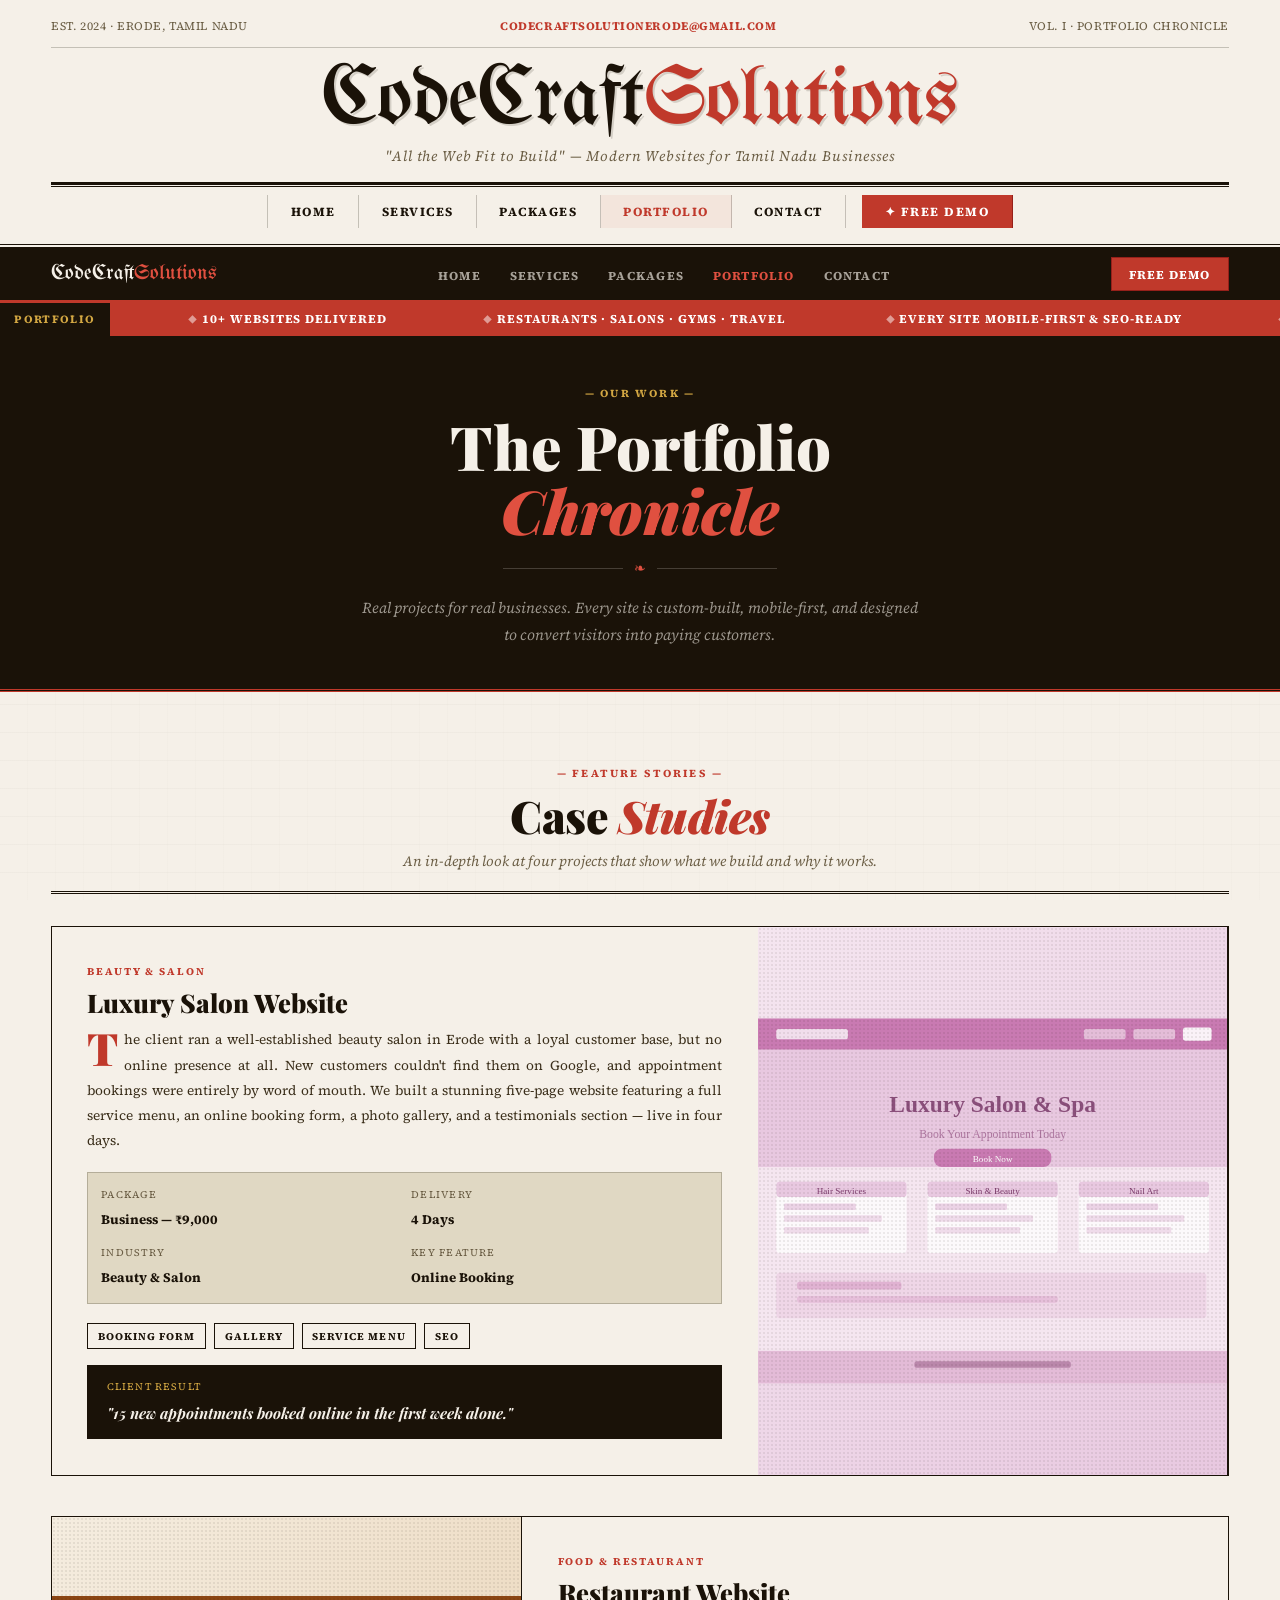
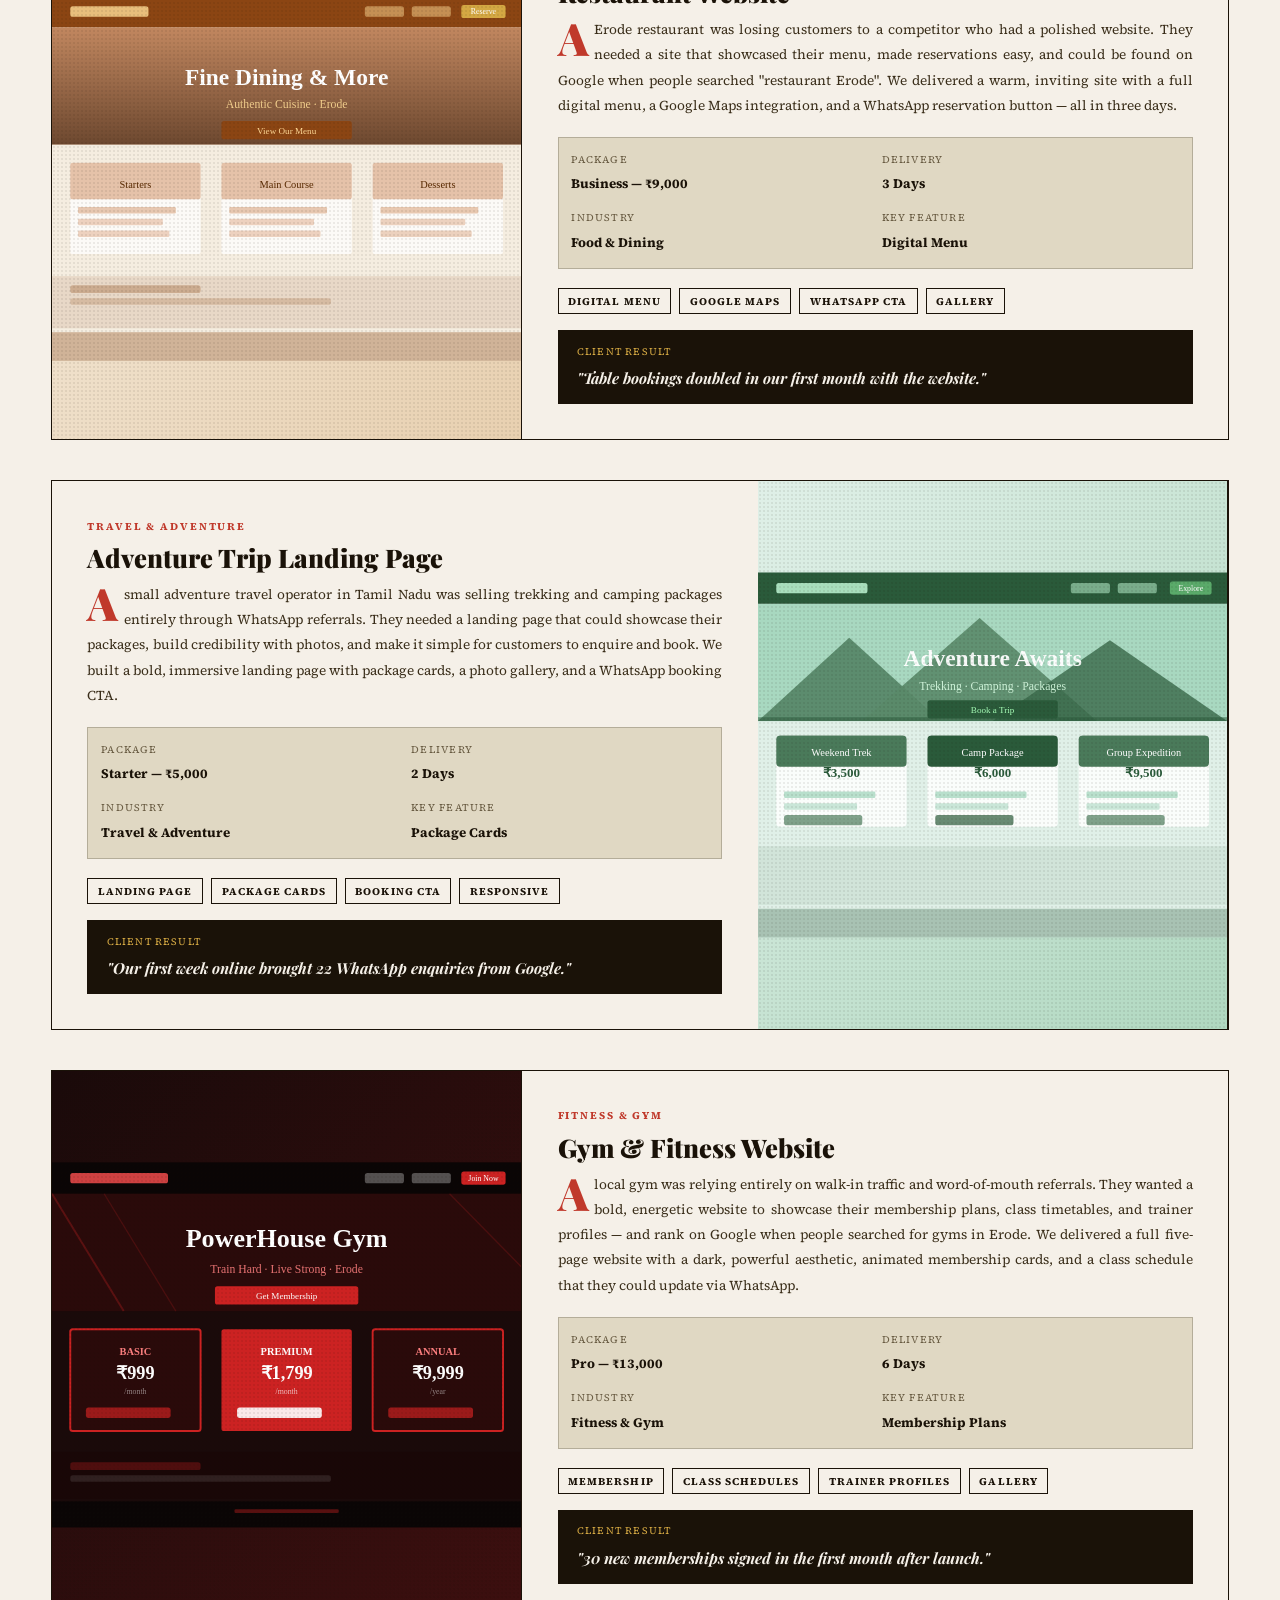
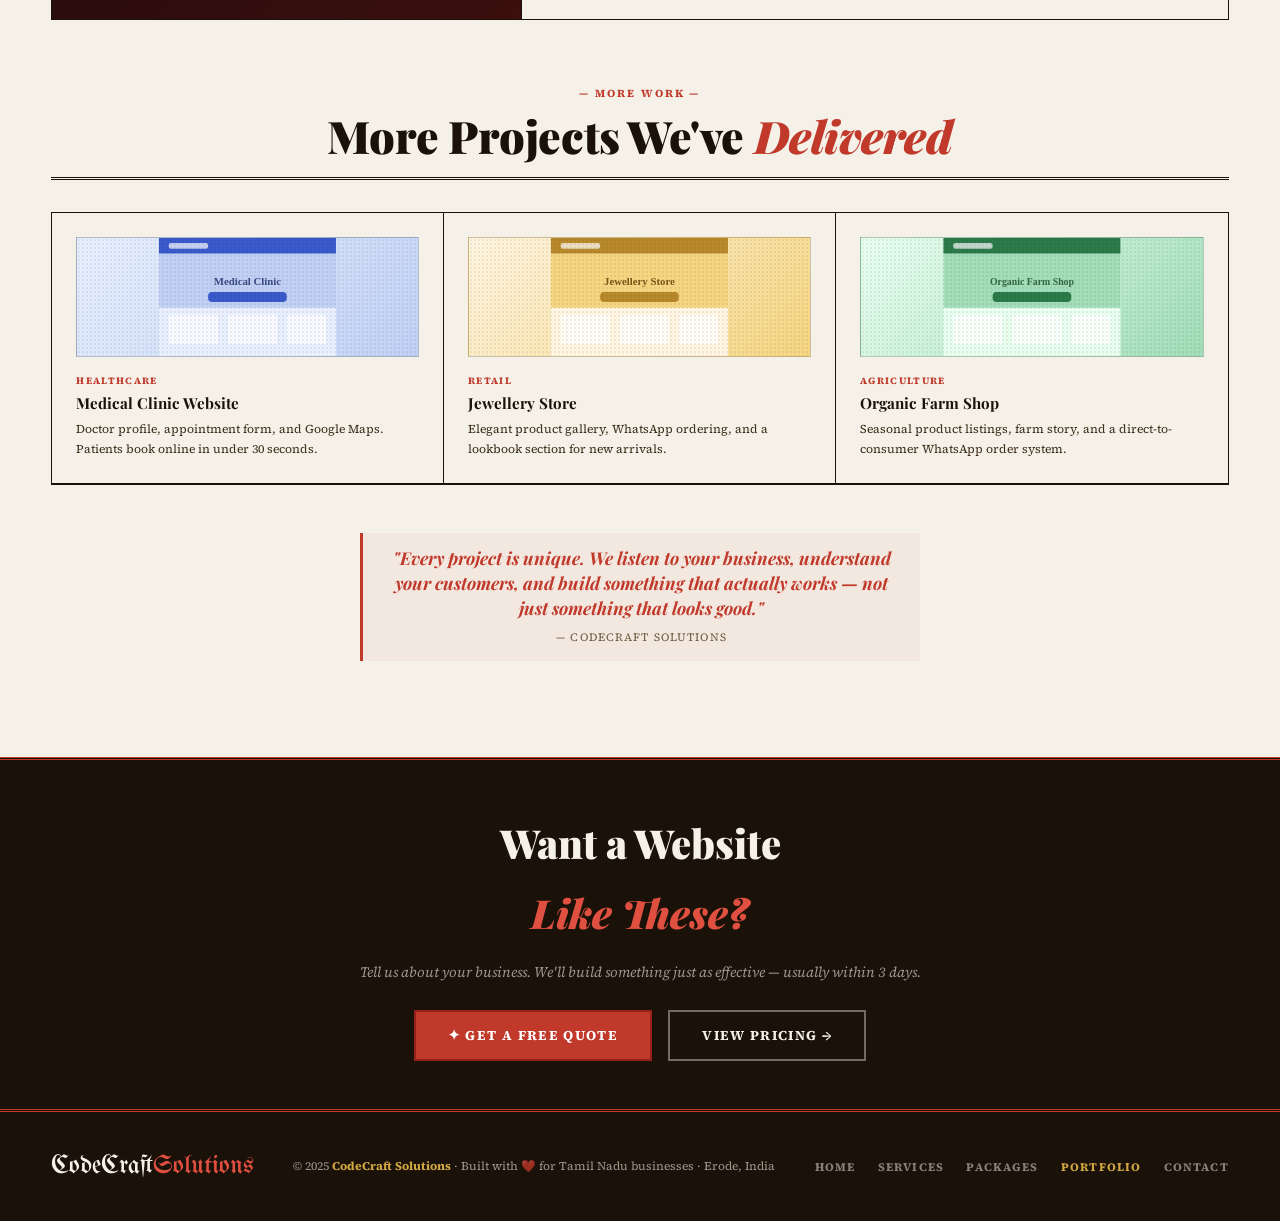
<file: portfolio.html>
<!DOCTYPE html>
<html lang="en">
<head>
<meta charset="UTF-8"><meta name="viewport" content="width=device-width, initial-scale=1.0">
<title>Portfolio — CodeCraft Solutions</title>
<link href="https://fonts.googleapis.com/css2?family=Playfair+Display:ital,wght@0,400;0,600;0,700;0,900;1,400;1,700&family=UnifrakturMaguntia&family=Source+Serif+4:ital,opsz,wght@0,8..60,300;0,8..60,400;0,8..60,600;1,8..60,400&display=swap" rel="stylesheet">
<link rel="stylesheet" href="style.css">
<style>
.portfolio-page{padding:3rem 4%;position:relative;z-index:1;}
/* CASE STUDY CARDS */
.case-study{display:grid;grid-template-columns:1fr 1.5fr;gap:0;border:1px solid var(--ink);margin-bottom:2.5rem;}
.case-study:nth-child(even){grid-template-columns:1.5fr 1fr;}
.case-study:nth-child(even) .cs-preview{order:2;}.case-study:nth-child(even) .cs-content{order:1;}
.cs-preview{position:relative;min-height:280px;overflow:hidden;border-right:1px solid var(--ink);}
.cs-preview-inner{width:100%;height:100%;display:flex;align-items:center;justify-content:center;}
.cs-preview::after{content:'';position:absolute;inset:0;background-image:radial-gradient(circle,rgba(26,18,8,.07) 1px,transparent 1px);background-size:4px 4px;pointer-events:none;}
.cs-content{padding:2.2rem;}
.cs-tag{font-size:.65rem;font-weight:700;text-transform:uppercase;letter-spacing:.18em;color:var(--red);margin-bottom:.5rem;display:block;}
.cs-headline{font-family:var(--serif-display);font-size:1.6rem;font-weight:900;line-height:1.1;margin-bottom:.7rem;}
.cs-deck{font-size:.85rem;color:var(--ink-mid);line-height:1.85;margin-bottom:1.2rem;text-align:justify;hyphens:auto;}
.cs-deck::first-letter{font-family:var(--serif-display);font-size:2.8rem;font-weight:900;color:var(--red);float:left;line-height:.82;margin:.06em .12em 0 0;}
.cs-meta{display:grid;grid-template-columns:1fr 1fr;gap:.8rem;margin-bottom:1.2rem;padding:.8rem;background:var(--cream-deep);border:1px solid var(--rule-thin);}
.cs-meta-item span{display:block;font-size:.63rem;text-transform:uppercase;letter-spacing:.12em;color:var(--ink-light);}
.cs-meta-item strong{font-size:.82rem;color:var(--ink);}
.cs-chips{display:flex;gap:.5rem;flex-wrap:wrap;margin-top:.8rem;}
.cs-chip{font-size:.65rem;text-transform:uppercase;letter-spacing:.1em;font-weight:700;color:var(--ink);padding:.18rem .6rem;border:1px solid var(--ink);}
.cs-result{background:var(--ink);color:var(--cream);padding:.8rem 1.2rem;margin-top:1rem;}
.cs-result-label{font-size:.62rem;text-transform:uppercase;letter-spacing:.12em;color:var(--gold-light);display:block;margin-bottom:.3rem;}
.cs-result-text{font-family:var(--serif-display);font-style:italic;font-size:.95rem;font-weight:700;}
/* MINI GRID (extra work) */
.mini-grid{display:grid;grid-template-columns:repeat(3,1fr);gap:0;border:1px solid var(--ink);margin-bottom:3rem;}
.mini-card{padding:1.5rem;border-right:1px solid var(--ink);border-bottom:1px solid var(--ink);transition:background .2s;}
.mini-card:nth-child(3n){border-right:none;}
.mini-card:hover{background:rgba(192,57,43,.04);}
.mini-preview{width:100%;height:120px;overflow:hidden;margin-bottom:1rem;border:1px solid var(--rule-thin);position:relative;}
.mini-preview::after{content:'';position:absolute;inset:0;background-image:radial-gradient(circle,rgba(26,18,8,.07) 1px,transparent 1px);background-size:4px 4px;pointer-events:none;}
.mini-tag{font-size:.6rem;font-weight:700;text-transform:uppercase;letter-spacing:.14em;color:var(--red);display:block;margin-bottom:.3rem;}
.mini-headline{font-family:var(--serif-display);font-size:.95rem;font-weight:700;line-height:1.2;margin-bottom:.4rem;}
.mini-body{font-size:.75rem;color:var(--ink-mid);line-height:1.7;}
/* CTA */
.portfolio-cta{background:var(--ink);padding:3rem 4%;text-align:center;border-top:3px double var(--red);}
.portfolio-cta h2{font-family:var(--serif-display);font-size:clamp(1.6rem,3.5vw,2.5rem);font-weight:900;color:var(--cream);margin-bottom:.8rem;}
.portfolio-cta h2 em{color:var(--red-light);font-style:italic;}
.portfolio-cta p{font-style:italic;color:rgba(245,240,232,.6);font-size:.9rem;margin-bottom:1.5rem;}
.portfolio-cta-btns{display:flex;gap:1rem;justify-content:center;flex-wrap:wrap;}
@media(max-width:768px){
  .case-study,.case-study:nth-child(even){grid-template-columns:1fr;}
  .cs-preview{min-height:200px;border-right:none;border-bottom:1px solid var(--ink);}
  .case-study:nth-child(even) .cs-preview{order:1;}.case-study:nth-child(even) .cs-content{order:2;}
  .mini-grid{grid-template-columns:1fr;}
  .mini-card{border-right:none;}
}
</style>
</head>
<body>
<div id="progress"></div>
<div class="mobile-menu" id="mobileMenu">
  <button class="mobile-close" id="mobileClose">✕</button>
  <a href="index.html">Home</a><a href="services.html">Services</a>
  <a href="packages.html">Packages</a><a href="portfolio.html" class="active">Portfolio</a><a href="contact.html">Contact</a>
</div>
<header class="masthead">
  <div class="masthead-top">
    <span>Est. 2024 · Erode, Tamil Nadu</span>
    <span><a href="mailto:codecraftsolutionerode@gmail.com">codecraftsolutionerode@gmail.com</a></span>
    <span>Vol. I · Portfolio Chronicle</span>
  </div>
  <a href="index.html" class="masthead-logo">CodeCraft<span>Solutions</span></a>
  <div class="masthead-tagline">"All the Web Fit to Build" — Modern Websites for Tamil Nadu Businesses</div>
  <div class="masthead-rule"></div>
  <nav class="masthead-nav">
    <a href="index.html">Home</a><a href="services.html">Services</a>
    <a href="packages.html">Packages</a><a href="portfolio.html" class="active">Portfolio</a><a href="contact.html">Contact</a>
    <a href="contact.html" class="nav-cta">✦ Free Demo</a>
  </nav>
</header>
<nav class="sticky-nav">
  <a href="index.html" class="sticky-nav-logo">CodeCraft<span>Solutions</span></a>
  <ul class="sticky-nav-links">
    <li><a href="index.html">Home</a></li><li><a href="services.html">Services</a></li>
    <li><a href="packages.html">Packages</a></li><li><a href="portfolio.html" class="active">Portfolio</a></li><li><a href="contact.html">Contact</a></li>
  </ul>
  <a href="contact.html" class="sticky-btn">Free Demo</a>
  <button class="nav-burger" onclick="openMobile()"><span></span><span></span><span></span></button>
</nav>
<div class="ticker-wrap">
  <span class="ticker-label">PORTFOLIO</span>
  <div class="ticker-inner" style="padding-left:140px">
    <span>10+ websites delivered</span><span>Restaurants · Salons · Gyms · Travel</span>
    <span>Every site mobile-first &amp; SEO-ready</span><span>Average 3-day delivery</span>
    <span>5.0 star client satisfaction</span>
  </div>
</div>
<div class="page-banner">
  <span class="page-banner-kicker">— Our Work —</span>
  <h1 class="page-banner-title">The Portfolio<br><em>Chronicle</em></h1>
  <div class="page-banner-rule"><span></span><i>❧</i><span></span></div>
  <p class="page-banner-deck">Real projects for real businesses. Every site is custom-built, mobile-first, and designed to convert visitors into paying customers.</p>
</div>

<main class="portfolio-page">
  <div class="section-masthead reveal"><span class="section-kicker">— Feature Stories —</span><h2 class="section-title">Case <em>Studies</em></h2><p class="section-deck">An in-depth look at four projects that show what we build and why it works.</p></div>

  <!-- Case Study 1: Salon -->
  <div class="case-study reveal">
    <div class="cs-preview">
      <div class="cs-preview-inner" style="background:linear-gradient(135deg,#f5e6f0,#e8c8e0)">
        <svg viewBox="0 0 360 280" xmlns="http://www.w3.org/2000/svg" style="width:100%;height:100%">
          <rect width="360" height="280" fill="#f5e6f0"/>
          <rect x="0" y="0" width="360" height="24" fill="#c97ab2"/>
          <rect x="14" y="8" width="55" height="8" rx="2" fill="rgba(255,255,255,.75)"/>
          <rect x="250" y="8" width="32" height="8" rx="2" fill="rgba(255,255,255,.5)"/>
          <rect x="288" y="8" width="32" height="8" rx="2" fill="rgba(255,255,255,.5)"/>
          <rect x="326" y="7" width="22" height="10" rx="2" fill="#fff" opacity=".9"/>
          <rect x="0" y="24" width="360" height="90" fill="#e8c8e0"/>
          <text x="180" y="72" text-anchor="middle" font-family="Georgia,serif" font-size="18" font-weight="700" fill="#7a3a6a" opacity=".85">Luxury Salon &amp; Spa</text>
          <text x="180" y="92" text-anchor="middle" font-family="Georgia,serif" font-size="9" fill="#9a5a8a" opacity=".75">Book Your Appointment Today</text>
          <rect x="135" y="100" width="90" height="14" rx="6" fill="#c97ab2"/>
          <text x="180" y="110" text-anchor="middle" font-family="Georgia,serif" font-size="7" fill="#fff">Book Now</text>
          <rect x="14" y="125" width="100" height="55" rx="3" fill="#fff" opacity=".75"/>
          <rect x="14" y="125" width="100" height="12" rx="3" fill="#e8c8e0"/>
          <text x="64" y="135" text-anchor="middle" font-family="Georgia,serif" font-size="7" fill="#7a3a6a">Hair Services</text>
          <rect x="20" y="142" width="55" height="5" rx="1" fill="#e8c8e0" opacity=".8"/>
          <rect x="20" y="151" width="75" height="5" rx="1" fill="#e8c8e0" opacity=".6"/>
          <rect x="20" y="160" width="65" height="5" rx="1" fill="#e8c8e0" opacity=".6"/>
          <rect x="130" y="125" width="100" height="55" rx="3" fill="#fff" opacity=".75"/>
          <rect x="130" y="125" width="100" height="12" rx="3" fill="#e8c8e0"/>
          <text x="180" y="135" text-anchor="middle" font-family="Georgia,serif" font-size="7" fill="#7a3a6a">Skin &amp; Beauty</text>
          <rect x="136" y="142" width="55" height="5" rx="1" fill="#e8c8e0" opacity=".8"/>
          <rect x="136" y="151" width="75" height="5" rx="1" fill="#e8c8e0" opacity=".6"/>
          <rect x="136" y="160" width="65" height="5" rx="1" fill="#e8c8e0" opacity=".6"/>
          <rect x="246" y="125" width="100" height="55" rx="3" fill="#fff" opacity=".75"/>
          <rect x="246" y="125" width="100" height="12" rx="3" fill="#e8c8e0"/>
          <text x="296" y="135" text-anchor="middle" font-family="Georgia,serif" font-size="7" fill="#7a3a6a">Nail Art</text>
          <rect x="252" y="142" width="55" height="5" rx="1" fill="#e8c8e0" opacity=".8"/>
          <rect x="252" y="151" width="75" height="5" rx="1" fill="#e8c8e0" opacity=".6"/>
          <rect x="252" y="160" width="65" height="5" rx="1" fill="#e8c8e0" opacity=".6"/>
          <rect x="14" y="195" width="330" height="35" rx="3" fill="#c97ab2" opacity=".15"/>
          <rect x="30" y="202" width="80" height="6" rx="2" fill="#c97ab2" opacity=".4"/>
          <rect x="30" y="213" width="200" height="5" rx="2" fill="#c97ab2" opacity=".25"/>
          <rect x="0" y="255" width="360" height="25" fill="#c97ab2" opacity=".4"/>
          <rect x="120" y="263" width="120" height="5" rx="2" fill="#7a3a6a" opacity=".4"/>
        </svg>
      </div>
    </div>
    <div class="cs-content">
      <span class="cs-tag">Beauty &amp; Salon</span>
      <h2 class="cs-headline">Luxury Salon Website</h2>
      <p class="cs-deck">The client ran a well-established beauty salon in Erode with a loyal customer base, but no online presence at all. New customers couldn't find them on Google, and appointment bookings were entirely by word of mouth. We built a stunning five-page website featuring a full service menu, an online booking form, a photo gallery, and a testimonials section — live in four days.</p>
      <div class="cs-meta">
        <div class="cs-meta-item"><span>Package</span><strong>Business — ₹9,000</strong></div>
        <div class="cs-meta-item"><span>Delivery</span><strong>4 Days</strong></div>
        <div class="cs-meta-item"><span>Industry</span><strong>Beauty &amp; Salon</strong></div>
        <div class="cs-meta-item"><span>Key Feature</span><strong>Online Booking</strong></div>
      </div>
      <div class="cs-chips"><span class="cs-chip">Booking Form</span><span class="cs-chip">Gallery</span><span class="cs-chip">Service Menu</span><span class="cs-chip">SEO</span></div>
      <div class="cs-result"><span class="cs-result-label">Client Result</span><p class="cs-result-text">"15 new appointments booked online in the first week alone."</p></div>
    </div>
  </div>

  <!-- Case Study 2: Restaurant -->
  <div class="case-study reveal">
    <div class="cs-preview">
      <div class="cs-preview-inner" style="background:linear-gradient(135deg,#f5ede0,#e8d0b0)">
        <svg viewBox="0 0 360 280" xmlns="http://www.w3.org/2000/svg" style="width:100%;height:100%">
          <rect width="360" height="280" fill="#f5ede0"/>
          <rect x="0" y="0" width="360" height="24" fill="#8b4513"/>
          <rect x="14" y="8" width="60" height="8" rx="2" fill="rgba(255,220,150,.8)"/>
          <rect x="240" y="8" width="30" height="8" rx="2" fill="rgba(255,220,150,.5)"/>
          <rect x="276" y="8" width="30" height="8" rx="2" fill="rgba(255,220,150,.5)"/>
          <rect x="314" y="7" width="34" height="10" rx="2" fill="#d4a843"/>
          <text x="331" y="14" text-anchor="middle" font-family="Georgia,serif" font-size="6" fill="#fff">Reserve</text>
          <rect x="0" y="24" width="360" height="90" fill="#d4956a"/>
          <defs><linearGradient id="rg2" x1="0" y1="0" x2="0" y2="1"><stop offset="0%" stop-color="#1a0a00" stop-opacity=".1"/><stop offset="100%" stop-color="#1a0a00" stop-opacity=".55"/></linearGradient></defs>
          <rect x="0" y="24" width="360" height="90" fill="url(#rg2)"/>
          <text x="180" y="68" text-anchor="middle" font-family="Georgia,serif" font-size="18" font-weight="700" fill="#fff">Fine Dining &amp; More</text>
          <text x="180" y="86" text-anchor="middle" font-family="Georgia,serif" font-size="9" fill="rgba(255,220,150,.9)">Authentic Cuisine · Erode</text>
          <rect x="130" y="96" width="100" height="14" rx="2" fill="#8b4513"/>
          <text x="180" y="106" text-anchor="middle" font-family="Georgia,serif" font-size="7" fill="#ffd896">View Our Menu</text>
          <rect x="14" y="128" width="100" height="70" rx="2" fill="#fff" opacity=".75"/>
          <rect x="14" y="128" width="100" height="28" rx="2" fill="#d4956a" opacity=".55"/>
          <text x="64" y="147" text-anchor="middle" font-family="Georgia,serif" font-size="8" fill="#5a2a00">Starters</text>
          <rect x="20" y="162" width="75" height="5" rx="1" fill="#d4956a" opacity=".5"/>
          <rect x="20" y="171" width="65" height="5" rx="1" fill="#d4956a" opacity=".4"/>
          <rect x="20" y="180" width="70" height="5" rx="1" fill="#d4956a" opacity=".4"/>
          <rect x="130" y="128" width="100" height="70" rx="2" fill="#fff" opacity=".75"/>
          <rect x="130" y="128" width="100" height="28" rx="2" fill="#d4956a" opacity=".55"/>
          <text x="180" y="147" text-anchor="middle" font-family="Georgia,serif" font-size="8" fill="#5a2a00">Main Course</text>
          <rect x="136" y="162" width="75" height="5" rx="1" fill="#d4956a" opacity=".5"/>
          <rect x="136" y="171" width="65" height="5" rx="1" fill="#d4956a" opacity=".4"/>
          <rect x="136" y="180" width="70" height="5" rx="1" fill="#d4956a" opacity=".4"/>
          <rect x="246" y="128" width="100" height="70" rx="2" fill="#fff" opacity=".75"/>
          <rect x="246" y="128" width="100" height="28" rx="2" fill="#d4956a" opacity=".55"/>
          <text x="296" y="147" text-anchor="middle" font-family="Georgia,serif" font-size="8" fill="#5a2a00">Desserts</text>
          <rect x="252" y="162" width="75" height="5" rx="1" fill="#d4956a" opacity=".5"/>
          <rect x="252" y="171" width="65" height="5" rx="1" fill="#d4956a" opacity=".4"/>
          <rect x="252" y="180" width="70" height="5" rx="1" fill="#d4956a" opacity=".4"/>
          <rect x="0" y="215" width="360" height="40" fill="#8b4513" opacity=".12"/>
          <rect x="14" y="222" width="100" height="6" rx="2" fill="#8b4513" opacity=".3"/>
          <rect x="14" y="232" width="200" height="5" rx="2" fill="#8b4513" opacity=".2"/>
          <rect x="0" y="258" width="360" height="22" fill="#8b4513" opacity=".35"/>
        </svg>
      </div>
    </div>
    <div class="cs-content">
      <span class="cs-tag">Food &amp; Restaurant</span>
      <h2 class="cs-headline">Restaurant Website</h2>
      <p class="cs-deck">A Erode restaurant was losing customers to a competitor who had a polished website. They needed a site that showcased their menu, made reservations easy, and could be found on Google when people searched "restaurant Erode". We delivered a warm, inviting site with a full digital menu, a Google Maps integration, and a WhatsApp reservation button — all in three days.</p>
      <div class="cs-meta">
        <div class="cs-meta-item"><span>Package</span><strong>Business — ₹9,000</strong></div>
        <div class="cs-meta-item"><span>Delivery</span><strong>3 Days</strong></div>
        <div class="cs-meta-item"><span>Industry</span><strong>Food &amp; Dining</strong></div>
        <div class="cs-meta-item"><span>Key Feature</span><strong>Digital Menu</strong></div>
      </div>
      <div class="cs-chips"><span class="cs-chip">Digital Menu</span><span class="cs-chip">Google Maps</span><span class="cs-chip">WhatsApp CTA</span><span class="cs-chip">Gallery</span></div>
      <div class="cs-result"><span class="cs-result-label">Client Result</span><p class="cs-result-text">"Table bookings doubled in our first month with the website."</p></div>
    </div>
  </div>

  <!-- Case Study 3: Adventure -->
  <div class="case-study reveal">
    <div class="cs-preview">
      <div class="cs-preview-inner" style="background:linear-gradient(135deg,#e0f0e8,#b0d8c0)">
        <svg viewBox="0 0 360 280" xmlns="http://www.w3.org/2000/svg" style="width:100%;height:100%">
          <rect width="360" height="280" fill="#e0f0e8"/>
          <rect x="0" y="24" width="360" height="90" fill="#a8d8c0"/>
          <polygon points="0,114 70,50 140,114" fill="#4a7a5a" opacity=".8"/>
          <polygon points="80,114 170,35 260,114" fill="#5a8a6a" opacity=".9"/>
          <polygon points="180,114 270,52 360,114" fill="#3a6a4a" opacity=".8"/>
          <rect x="0" y="111" width="360" height="3" fill="#2a5a3a" opacity=".5"/>
          <rect x="0" y="0" width="360" height="24" fill="#2a5a3a"/>
          <rect x="14" y="8" width="70" height="8" rx="2" fill="rgba(200,255,220,.8)"/>
          <rect x="240" y="8" width="30" height="8" rx="2" fill="rgba(200,255,220,.5)"/>
          <rect x="276" y="8" width="30" height="8" rx="2" fill="rgba(200,255,220,.5)"/>
          <rect x="316" y="7" width="32" height="10" rx="2" fill="#5aaa6a"/>
          <text x="332" y="14" text-anchor="middle" font-family="Georgia,serif" font-size="6" fill="#fff">Explore</text>
          <text x="180" y="72" text-anchor="middle" font-family="Georgia,serif" font-size="18" font-weight="700" fill="#fff" opacity=".95">Adventure Awaits</text>
          <text x="180" y="90" text-anchor="middle" font-family="Georgia,serif" font-size="9" fill="rgba(220,255,230,.9)">Trekking · Camping · Packages</text>
          <rect x="130" y="98" width="100" height="14" rx="2" fill="#2a5a3a"/>
          <text x="180" y="108" text-anchor="middle" font-family="Georgia,serif" font-size="7" fill="#a8ffb8">Book a Trip</text>
          <rect x="14" y="125" width="100" height="70" rx="3" fill="#fff" opacity=".82"/>
          <rect x="14" y="125" width="100" height="24" rx="3" fill="#4a7a5a"/>
          <text x="64" y="141" text-anchor="middle" font-family="Georgia,serif" font-size="8" fill="#fff">Weekend Trek</text>
          <text x="64" y="157" text-anchor="middle" font-family="Georgia,serif" font-size="10" font-weight="700" fill="#2a5a3a">₹3,500</text>
          <rect x="20" y="168" width="70" height="5" rx="1" fill="#a8d8c0" opacity=".8"/>
          <rect x="20" y="177" width="56" height="5" rx="1" fill="#a8d8c0" opacity=".6"/>
          <rect x="20" y="186" width="60" height="8" rx="2" fill="#4a7a5a" opacity=".7"/>
          <rect x="130" y="125" width="100" height="70" rx="3" fill="#fff" opacity=".82"/>
          <rect x="130" y="125" width="100" height="24" rx="3" fill="#2a5a3a"/>
          <text x="180" y="141" text-anchor="middle" font-family="Georgia,serif" font-size="8" fill="#fff">Camp Package</text>
          <text x="180" y="157" text-anchor="middle" font-family="Georgia,serif" font-size="10" font-weight="700" fill="#2a5a3a">₹6,000</text>
          <rect x="136" y="168" width="70" height="5" rx="1" fill="#a8d8c0" opacity=".8"/>
          <rect x="136" y="177" width="56" height="5" rx="1" fill="#a8d8c0" opacity=".6"/>
          <rect x="136" y="186" width="60" height="8" rx="2" fill="#2a5a3a" opacity=".7"/>
          <rect x="246" y="125" width="100" height="70" rx="3" fill="#fff" opacity=".82"/>
          <rect x="246" y="125" width="100" height="24" rx="3" fill="#4a7a5a"/>
          <text x="296" y="141" text-anchor="middle" font-family="Georgia,serif" font-size="8" fill="#fff">Group Expedition</text>
          <text x="296" y="157" text-anchor="middle" font-family="Georgia,serif" font-size="10" font-weight="700" fill="#2a5a3a">₹9,500</text>
          <rect x="252" y="168" width="70" height="5" rx="1" fill="#a8d8c0" opacity=".8"/>
          <rect x="252" y="177" width="56" height="5" rx="1" fill="#a8d8c0" opacity=".6"/>
          <rect x="252" y="186" width="60" height="8" rx="2" fill="#4a7a5a" opacity=".7"/>
          <rect x="0" y="210" width="360" height="45" fill="#2a5a3a" opacity=".08"/>
          <rect x="0" y="258" width="360" height="22" fill="#2a5a3a" opacity=".3"/>
        </svg>
      </div>
    </div>
    <div class="cs-content">
      <span class="cs-tag">Travel &amp; Adventure</span>
      <h2 class="cs-headline">Adventure Trip Landing Page</h2>
      <p class="cs-deck">A small adventure travel operator in Tamil Nadu was selling trekking and camping packages entirely through WhatsApp referrals. They needed a landing page that could showcase their packages, build credibility with photos, and make it simple for customers to enquire and book. We built a bold, immersive landing page with package cards, a photo gallery, and a WhatsApp booking CTA.</p>
      <div class="cs-meta">
        <div class="cs-meta-item"><span>Package</span><strong>Starter — ₹5,000</strong></div>
        <div class="cs-meta-item"><span>Delivery</span><strong>2 Days</strong></div>
        <div class="cs-meta-item"><span>Industry</span><strong>Travel &amp; Adventure</strong></div>
        <div class="cs-meta-item"><span>Key Feature</span><strong>Package Cards</strong></div>
      </div>
      <div class="cs-chips"><span class="cs-chip">Landing Page</span><span class="cs-chip">Package Cards</span><span class="cs-chip">Booking CTA</span><span class="cs-chip">Responsive</span></div>
      <div class="cs-result"><span class="cs-result-label">Client Result</span><p class="cs-result-text">"Our first week online brought 22 WhatsApp enquiries from Google."</p></div>
    </div>
  </div>

  <!-- Case Study 4: Gym -->
  <div class="case-study reveal">
    <div class="cs-preview">
      <div class="cs-preview-inner" style="background:linear-gradient(135deg,#1a0a0a,#3d0f0f)">
        <svg viewBox="0 0 360 280" xmlns="http://www.w3.org/2000/svg" style="width:100%;height:100%">
          <rect width="360" height="280" fill="#1a0a0a"/>
          <rect x="0" y="0" width="360" height="24" fill="#0a0505"/>
          <rect x="14" y="8" width="75" height="8" rx="2" fill="rgba(255,80,80,.8)"/>
          <rect x="240" y="8" width="30" height="8" rx="2" fill="rgba(255,255,255,.3)"/>
          <rect x="276" y="8" width="30" height="8" rx="2" fill="rgba(255,255,255,.3)"/>
          <rect x="314" y="7" width="34" height="10" rx="2" fill="#cc2222"/>
          <text x="331" y="14" text-anchor="middle" font-family="Georgia,serif" font-size="6" fill="#fff">Join Now</text>
          <rect x="0" y="24" width="360" height="90" fill="#2a0a0a"/>
          <line x1="0" y1="24" x2="55" y2="114" stroke="#cc2222" stroke-width="1.5" opacity=".3"/>
          <line x1="40" y1="24" x2="95" y2="114" stroke="#cc2222" stroke-width="1" opacity=".2"/>
          <line x1="305" y1="24" x2="360" y2="80" stroke="#cc2222" stroke-width="1" opacity=".2"/>
          <text x="180" y="65" text-anchor="middle" font-family="Georgia,serif" font-size="20" font-weight="700" fill="#fff">PowerHouse Gym</text>
          <text x="180" y="85" text-anchor="middle" font-family="Georgia,serif" font-size="9" fill="#ff8080" opacity=".9">Train Hard · Live Strong · Erode</text>
          <rect x="125" y="95" width="110" height="14" rx="2" fill="#cc2222"/>
          <text x="180" y="105" text-anchor="middle" font-family="Georgia,serif" font-size="7" fill="#fff">Get Membership</text>
          <rect x="14" y="128" width="100" height="78" rx="2" fill="#2a0a0a" stroke="#cc2222" stroke-width="1.5"/>
          <text x="64" y="148" text-anchor="middle" font-family="Georgia,serif" font-size="8" font-weight="700" fill="#ff8080">BASIC</text>
          <text x="64" y="166" text-anchor="middle" font-family="Georgia,serif" font-size="14" font-weight="700" fill="#fff">₹999</text>
          <text x="64" y="178" text-anchor="middle" font-family="Georgia,serif" font-size="6" fill="rgba(255,255,255,.5)">/month</text>
          <rect x="26" y="188" width="65" height="8" rx="2" fill="#cc2222" opacity=".7"/>
          <rect x="130" y="128" width="100" height="78" rx="2" fill="#cc2222"/>
          <text x="180" y="148" text-anchor="middle" font-family="Georgia,serif" font-size="8" font-weight="700" fill="#fff">PREMIUM</text>
          <text x="180" y="166" text-anchor="middle" font-family="Georgia,serif" font-size="14" font-weight="700" fill="#fff">₹1,799</text>
          <text x="180" y="178" text-anchor="middle" font-family="Georgia,serif" font-size="6" fill="rgba(255,255,255,.7)">/month</text>
          <rect x="142" y="188" width="65" height="8" rx="2" fill="#fff" opacity=".9"/>
          <rect x="246" y="128" width="100" height="78" rx="2" fill="#2a0a0a" stroke="#cc2222" stroke-width="1.5"/>
          <text x="296" y="148" text-anchor="middle" font-family="Georgia,serif" font-size="8" font-weight="700" fill="#ff8080">ANNUAL</text>
          <text x="296" y="166" text-anchor="middle" font-family="Georgia,serif" font-size="14" font-weight="700" fill="#fff">₹9,999</text>
          <text x="296" y="178" text-anchor="middle" font-family="Georgia,serif" font-size="6" fill="rgba(255,255,255,.5)">/year</text>
          <rect x="258" y="188" width="65" height="8" rx="2" fill="#cc2222" opacity=".7"/>
          <rect x="0" y="222" width="360" height="36" fill="#1a0505" opacity=".6"/>
          <rect x="14" y="230" width="100" height="6" rx="2" fill="#cc2222" opacity=".3"/>
          <rect x="14" y="240" width="200" height="5" rx="2" fill="rgba(255,255,255,.1)"/>
          <rect x="0" y="260" width="360" height="20" fill="#0a0505"/>
          <rect x="140" y="266" width="80" height="3" rx="1" fill="#cc2222" opacity=".4"/>
        </svg>
      </div>
    </div>
    <div class="cs-content">
      <span class="cs-tag">Fitness &amp; Gym</span>
      <h2 class="cs-headline">Gym &amp; Fitness Website</h2>
      <p class="cs-deck">A local gym was relying entirely on walk-in traffic and word-of-mouth referrals. They wanted a bold, energetic website to showcase their membership plans, class timetables, and trainer profiles — and rank on Google when people searched for gyms in Erode. We delivered a full five-page website with a dark, powerful aesthetic, animated membership cards, and a class schedule that they could update via WhatsApp.</p>
      <div class="cs-meta">
        <div class="cs-meta-item"><span>Package</span><strong>Pro — ₹13,000</strong></div>
        <div class="cs-meta-item"><span>Delivery</span><strong>6 Days</strong></div>
        <div class="cs-meta-item"><span>Industry</span><strong>Fitness &amp; Gym</strong></div>
        <div class="cs-meta-item"><span>Key Feature</span><strong>Membership Plans</strong></div>
      </div>
      <div class="cs-chips"><span class="cs-chip">Membership</span><span class="cs-chip">Class Schedules</span><span class="cs-chip">Trainer Profiles</span><span class="cs-chip">Gallery</span></div>
      <div class="cs-result"><span class="cs-result-label">Client Result</span><p class="cs-result-text">"30 new memberships signed in the first month after launch."</p></div>
    </div>
  </div>

  <!-- MINI GRID: additional work -->
  <div class="section-masthead reveal"><span class="section-kicker">— More Work —</span><h2 class="section-title">More Projects We've <em>Delivered</em></h2></div>
  <div class="mini-grid reveal">
    <div class="mini-card">
      <div class="mini-preview" style="background:linear-gradient(135deg,#e8f0ff,#c0d0f5);display:flex;align-items:center;justify-content:center">
        <svg viewBox="0 0 180 120" xmlns="http://www.w3.org/2000/svg" style="width:100%;height:100%"><rect width="180" height="120" fill="#e8f0ff"/><rect x="0" y="0" width="180" height="16" fill="#3a5acc"/><rect x="10" y="5" width="40" height="6" rx="2" fill="rgba(255,255,255,.7)"/><rect x="0" y="16" width="180" height="55" fill="#c0d0f5"/><text x="90" y="48" text-anchor="middle" font-family="Georgia,serif" font-size="11" font-weight="700" fill="#1a2a6a" opacity=".8">Medical Clinic</text><rect x="50" y="55" width="80" height="10" rx="4" fill="#3a5acc"/><rect x="10" y="78" width="50" height="30" rx="2" fill="#fff" opacity=".7"/><rect x="70" y="78" width="50" height="30" rx="2" fill="#fff" opacity=".7"/><rect x="130" y="78" width="40" height="30" rx="2" fill="#fff" opacity=".7"/></svg>
      </div>
      <span class="mini-tag">Healthcare</span>
      <h3 class="mini-headline">Medical Clinic Website</h3>
      <p class="mini-body">Doctor profile, appointment form, and Google Maps. Patients book online in under 30 seconds.</p>
    </div>
    <div class="mini-card">
      <div class="mini-preview" style="background:linear-gradient(135deg,#fff5e0,#f5d580);display:flex;align-items:center;justify-content:center">
        <svg viewBox="0 0 180 120" xmlns="http://www.w3.org/2000/svg" style="width:100%;height:100%"><rect width="180" height="120" fill="#fff5e0"/><rect x="0" y="0" width="180" height="16" fill="#b8892a"/><rect x="10" y="5" width="40" height="6" rx="2" fill="rgba(255,255,255,.7)"/><rect x="0" y="16" width="180" height="55" fill="#f5d580"/><text x="90" y="48" text-anchor="middle" font-family="Georgia,serif" font-size="11" font-weight="700" fill="#5a3a00" opacity=".8">Jewellery Store</text><rect x="50" y="55" width="80" height="10" rx="4" fill="#b8892a"/><rect x="10" y="78" width="50" height="30" rx="2" fill="#fff" opacity=".7"/><rect x="70" y="78" width="50" height="30" rx="2" fill="#fff" opacity=".7"/><rect x="130" y="78" width="40" height="30" rx="2" fill="#fff" opacity=".7"/></svg>
      </div>
      <span class="mini-tag">Retail</span>
      <h3 class="mini-headline">Jewellery Store</h3>
      <p class="mini-body">Elegant product gallery, WhatsApp ordering, and a lookbook section for new arrivals.</p>
    </div>
    <div class="mini-card">
      <div class="mini-preview" style="background:linear-gradient(135deg,#e8fff0,#a0ddb8);display:flex;align-items:center;justify-content:center">
        <svg viewBox="0 0 180 120" xmlns="http://www.w3.org/2000/svg" style="width:100%;height:100%"><rect width="180" height="120" fill="#e8fff0"/><rect x="0" y="0" width="180" height="16" fill="#2a7a4a"/><rect x="10" y="5" width="40" height="6" rx="2" fill="rgba(255,255,255,.7)"/><rect x="0" y="16" width="180" height="55" fill="#a0ddb8"/><text x="90" y="48" text-anchor="middle" font-family="Georgia,serif" font-size="10" font-weight="700" fill="#1a4a2a" opacity=".8">Organic Farm Shop</text><rect x="50" y="55" width="80" height="10" rx="4" fill="#2a7a4a"/><rect x="10" y="78" width="50" height="30" rx="2" fill="#fff" opacity=".7"/><rect x="70" y="78" width="50" height="30" rx="2" fill="#fff" opacity=".7"/><rect x="130" y="78" width="40" height="30" rx="2" fill="#fff" opacity=".7"/></svg>
      </div>
      <span class="mini-tag">Agriculture</span>
      <h3 class="mini-headline">Organic Farm Shop</h3>
      <p class="mini-body">Seasonal product listings, farm story, and a direct-to-consumer WhatsApp order system.</p>
    </div>
  </div>

  <div style="text-align:center;margin-bottom:3rem">
    <div class="pull-quote" style="max-width:560px;margin:0 auto 1.5rem"><p>"Every project is unique. We listen to your business, understand your customers, and build something that actually works — not just something that looks good."</p><cite>— CodeCraft Solutions</cite></div>
  </div>
</main>

<div class="portfolio-cta">
  <h2>Want a Website<br><em>Like These?</em></h2>
  <p>Tell us about your business. We'll build something just as effective — usually within 3 days.</p>
  <div class="portfolio-cta-btns">
    <a href="contact.html" class="btn-primary">✦ Get a Free Quote</a>
    <a href="packages.html" class="btn-ghost-light">View Pricing →</a>
  </div>
</div>
<footer>
  <div class="footer-inner">
    <a href="index.html" class="footer-logo">CodeCraft<span>Solutions</span></a>
    <p class="footer-copy">© 2025 <strong>CodeCraft Solutions</strong> · Built with ❤️ for Tamil Nadu businesses · Erode, India</p>
    <div class="footer-links">
      <a href="index.html">Home</a><a href="services.html">Services</a>
      <a href="packages.html">Packages</a><a href="portfolio.html" class="active">Portfolio</a><a href="contact.html">Contact</a>
    </div>
  </div>
</footer>
<script src="main.js"></script>
</body></html>
</file>
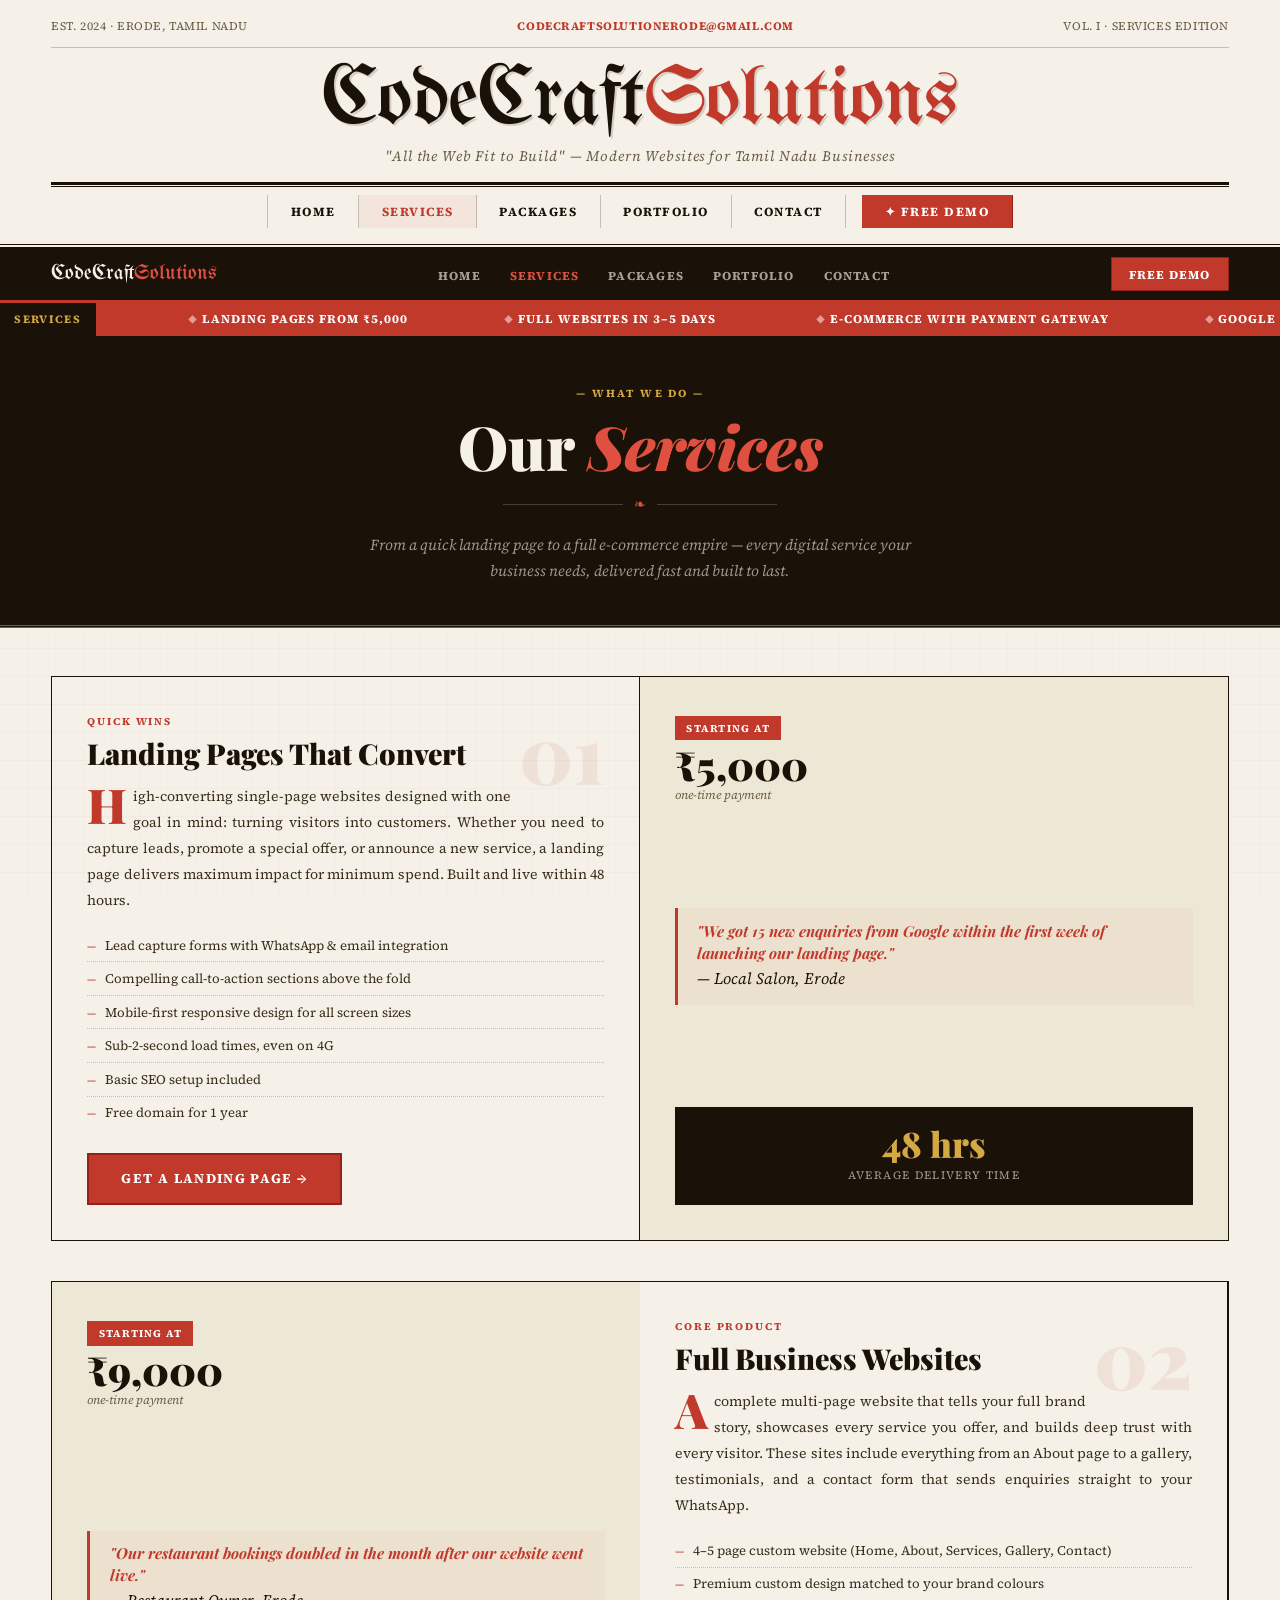
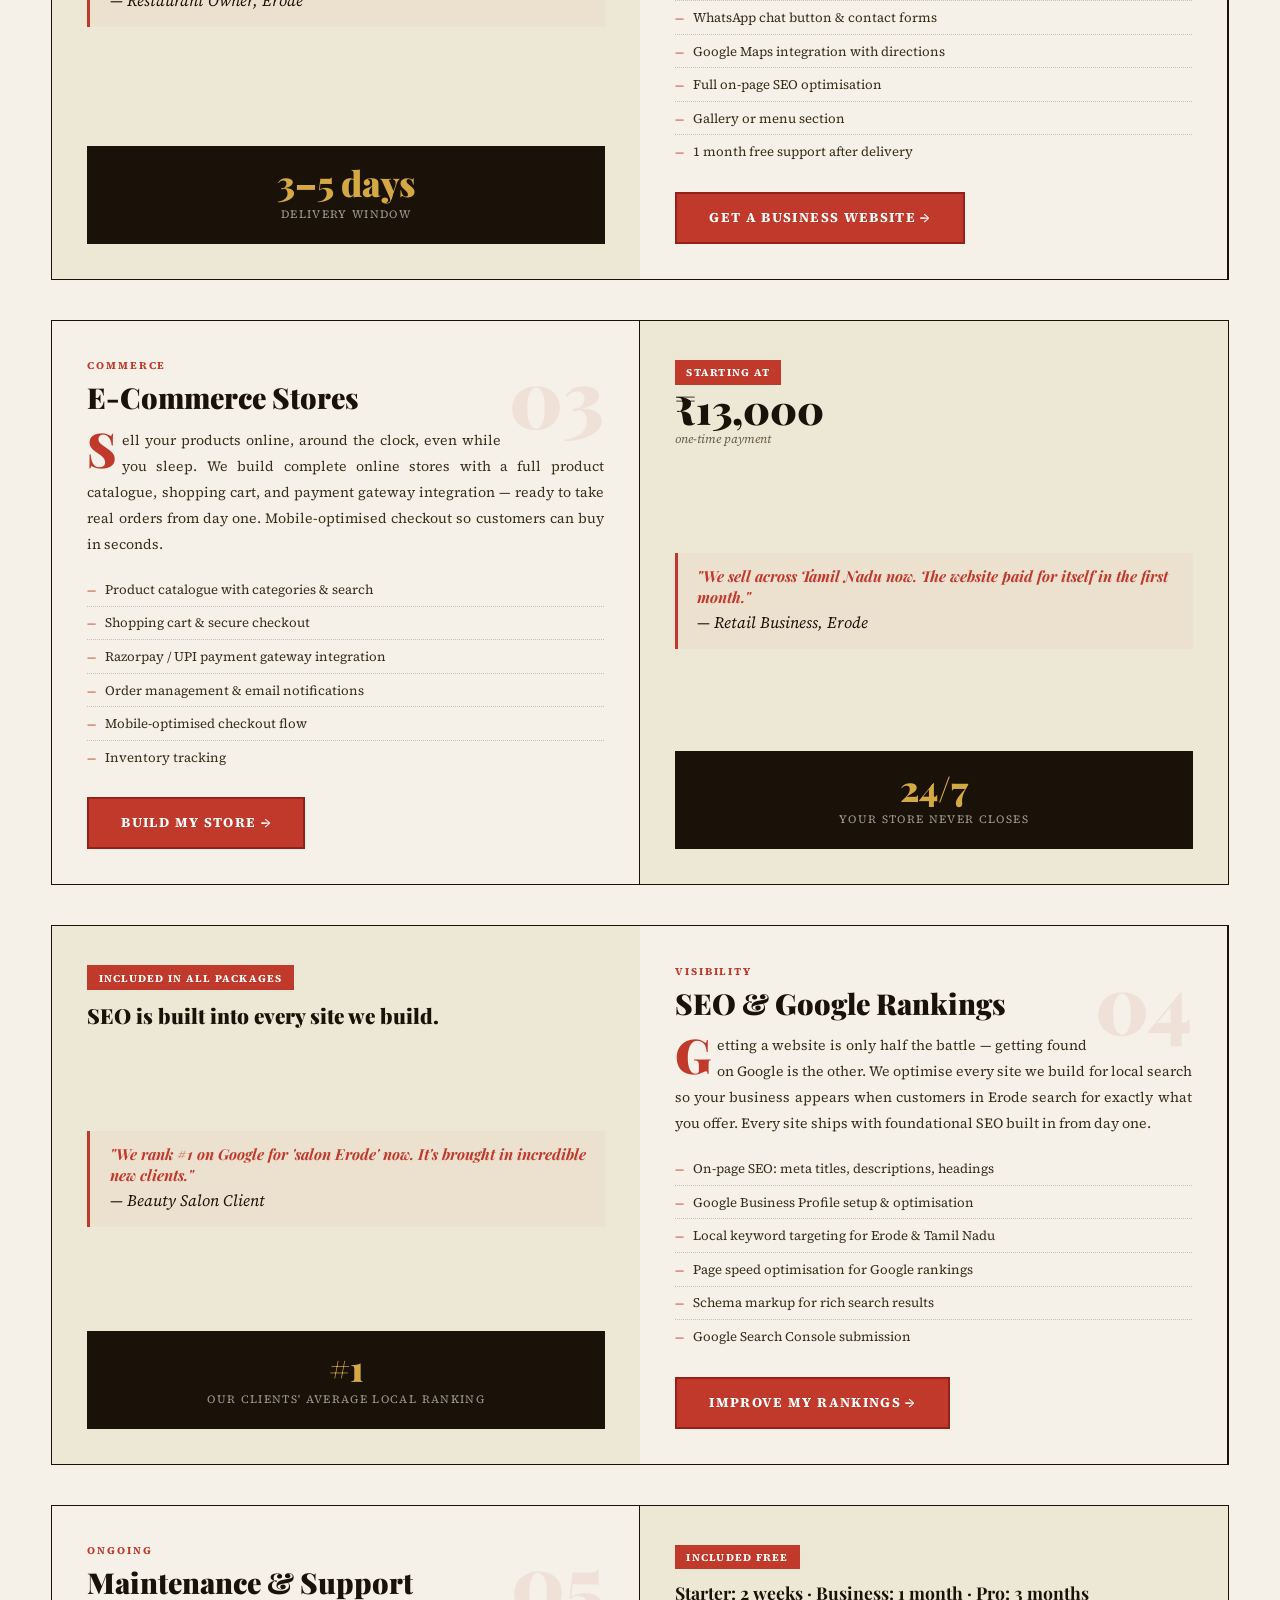
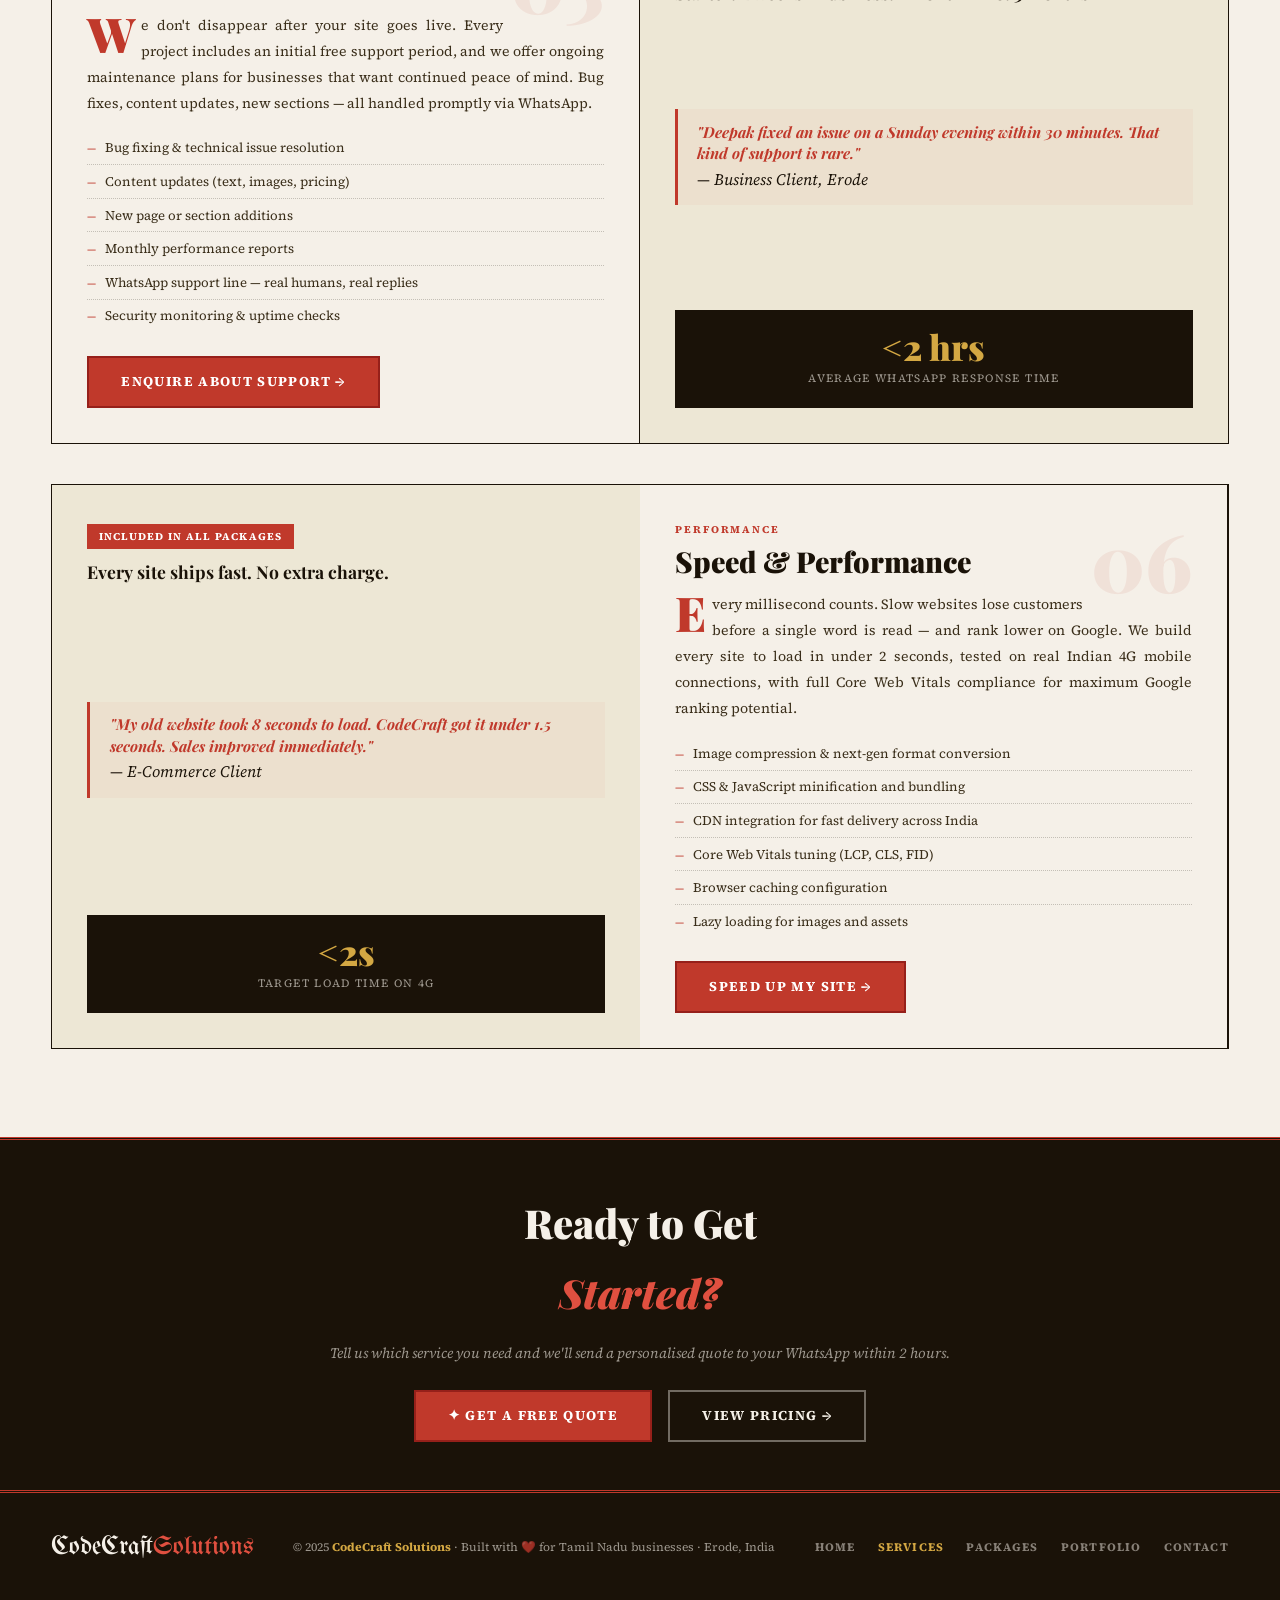
<file: services.html>
<!DOCTYPE html>
<html lang="en">
<head>
<meta charset="UTF-8"><meta name="viewport" content="width=device-width, initial-scale=1.0">
<title>Services — CodeCraft Solutions</title>
<link href="https://fonts.googleapis.com/css2?family=Playfair+Display:ital,wght@0,400;0,600;0,700;0,900;1,400;1,700&family=UnifrakturMaguntia&family=Source+Serif+4:ital,opsz,wght@0,8..60,300;0,8..60,400;0,8..60,600;1,8..60,400&display=swap" rel="stylesheet">
<link rel="stylesheet" href="style.css">
<style>
.services-page{padding:3rem 4%;position:relative;z-index:1;}
.service-feature{display:grid;grid-template-columns:1fr 1fr;gap:0;border:1px solid var(--ink);margin-bottom:2.5rem;}
.service-feature:nth-child(even) .sf-text{order:2;}.service-feature:nth-child(even) .sf-aside{order:1;}
.sf-text{padding:2.2rem;border-right:1px solid var(--ink);}
.sf-text-kicker{font-size:.65rem;font-weight:700;text-transform:uppercase;letter-spacing:.18em;color:var(--red);margin-bottom:.5rem;display:block;}
.sf-text-num{font-family:var(--serif-display);font-size:5rem;font-weight:900;color:rgba(192,57,43,.08);line-height:1;float:right;margin-left:.5rem;}
.sf-headline{font-family:var(--serif-display);font-size:1.8rem;font-weight:900;line-height:1.1;margin-bottom:.8rem;color:var(--ink);}
.sf-deck{font-size:.88rem;color:var(--ink-mid);line-height:1.85;margin-bottom:1rem;text-align:justify;hyphens:auto;}
.sf-deck::first-letter{font-family:var(--serif-display);font-size:3rem;font-weight:900;color:var(--red);float:left;line-height:.8;margin:.05em .12em 0 0;}
.sf-features{list-style:none;margin-top:1rem;}
.sf-features li{font-size:.82rem;color:var(--ink-mid);padding:.3rem 0;border-bottom:1px dotted var(--rule-thin);display:flex;gap:.55rem;align-items:baseline;}
.sf-features li::before{content:'—';color:var(--red);font-size:.7rem;flex-shrink:0;}
.sf-features li:last-child{border-bottom:none;}
.sf-aside{padding:2.2rem;background:var(--cream-dark);display:flex;flex-direction:column;justify-content:space-between;gap:1.5rem;}
.sf-quote{border-left:3px solid var(--red);padding:.8rem 1.2rem;background:rgba(192,57,43,.04);}
.sf-quote p{font-family:var(--serif-display);font-style:italic;font-size:.95rem;font-weight:700;line-height:1.4;color:var(--red);}
.sf-stat-box{background:var(--ink);color:var(--cream);padding:1.2rem;text-align:center;}
.sf-stat-num{font-family:var(--serif-display);font-size:2.2rem;font-weight:900;color:var(--gold-light);display:block;line-height:1;}
.sf-stat-label{font-size:.7rem;text-transform:uppercase;letter-spacing:.12em;color:rgba(245,240,232,.6);margin-top:.3rem;display:block;}
.sf-tag{display:inline-block;background:var(--red);color:#fff;font-size:.65rem;font-weight:700;text-transform:uppercase;letter-spacing:.12em;padding:.2rem .7rem;margin-bottom:.3rem;}
.services-cta{background:var(--ink);padding:3rem 4%;text-align:center;border-top:3px double var(--red);}
.services-cta h2{font-family:var(--serif-display);font-size:clamp(1.6rem,3.5vw,2.5rem);font-weight:900;color:var(--cream);margin-bottom:.8rem;}
.services-cta h2 em{color:var(--red-light);font-style:italic;}
.services-cta p{font-style:italic;color:rgba(245,240,232,.6);font-size:.9rem;margin-bottom:1.5rem;}
.services-cta-btns{display:flex;gap:1rem;justify-content:center;flex-wrap:wrap;}
@media(max-width:768px){
  .service-feature{grid-template-columns:1fr;}
  .sf-text{border-right:none;border-bottom:1px solid var(--ink);}
  .service-feature:nth-child(even) .sf-text{order:1;}.service-feature:nth-child(even) .sf-aside{order:2;}
}
</style>
</head>
<body>
<div id="progress"></div>
<div class="mobile-menu" id="mobileMenu">
  <button class="mobile-close" id="mobileClose">✕</button>
  <a href="index.html">Home</a><a href="services.html" class="active">Services</a>
  <a href="packages.html">Packages</a><a href="portfolio.html">Portfolio</a><a href="contact.html">Contact</a>
</div>
<header class="masthead">
  <div class="masthead-top">
    <span>Est. 2024 · Erode, Tamil Nadu</span>
    <span><a href="mailto:codecraftsolutionerode@gmail.com">codecraftsolutionerode@gmail.com</a></span>
    <span>Vol. I · Services Edition</span>
  </div>
  <a href="index.html" class="masthead-logo">CodeCraft<span>Solutions</span></a>
  <div class="masthead-tagline">"All the Web Fit to Build" — Modern Websites for Tamil Nadu Businesses</div>
  <div class="masthead-rule"></div>
  <nav class="masthead-nav">
    <a href="index.html">Home</a><a href="services.html" class="active">Services</a>
    <a href="packages.html">Packages</a><a href="portfolio.html">Portfolio</a><a href="contact.html">Contact</a>
    <a href="contact.html" class="nav-cta">✦ Free Demo</a>
  </nav>
</header>
<nav class="sticky-nav">
  <a href="index.html" class="sticky-nav-logo">CodeCraft<span>Solutions</span></a>
  <ul class="sticky-nav-links">
    <li><a href="index.html">Home</a></li><li><a href="services.html" class="active">Services</a></li>
    <li><a href="packages.html">Packages</a></li><li><a href="portfolio.html">Portfolio</a></li><li><a href="contact.html">Contact</a></li>
  </ul>
  <a href="contact.html" class="sticky-btn">Free Demo</a>
  <button class="nav-burger" onclick="openMobile()"><span></span><span></span><span></span></button>
</nav>
<div class="ticker-wrap">
  <span class="ticker-label">SERVICES</span>
  <div class="ticker-inner" style="padding-left:140px">
    <span>Landing Pages from ₹5,000</span><span>Full websites in 3–5 days</span>
    <span>E-commerce with payment gateway</span><span>Google SEO from day one</span>
    <span>WhatsApp support included</span><span>Speed optimised for Indian mobile networks</span>
  </div>
</div>
<div class="page-banner">
  <span class="page-banner-kicker">— What We Do —</span>
  <h1 class="page-banner-title">Our <em>Services</em></h1>
  <div class="page-banner-rule"><span></span><i>❧</i><span></span></div>
  <p class="page-banner-deck">From a quick landing page to a full e-commerce empire — every digital service your business needs, delivered fast and built to last.</p>
</div>
<main class="services-page">

  <!-- Service 01 -->
  <div class="service-feature reveal">
    <div class="sf-text">
      <span class="sf-text-num">01</span>
      <span class="sf-text-kicker">Quick Wins</span>
      <h2 class="sf-headline">Landing Pages That Convert</h2>
      <p class="sf-deck">High-converting single-page websites designed with one goal in mind: turning visitors into customers. Whether you need to capture leads, promote a special offer, or announce a new service, a landing page delivers maximum impact for minimum spend. Built and live within 48 hours.</p>
      <ul class="sf-features">
        <li>Lead capture forms with WhatsApp &amp; email integration</li>
        <li>Compelling call-to-action sections above the fold</li>
        <li>Mobile-first responsive design for all screen sizes</li>
        <li>Sub-2-second load times, even on 4G</li>
        <li>Basic SEO setup included</li>
        <li>Free domain for 1 year</li>
      </ul>
      <div style="margin-top:1.5rem"><a href="contact.html" class="btn-primary">Get a Landing Page →</a></div>
    </div>
    <div class="sf-aside">
      <div><span class="sf-tag">Starting at</span><div style="font-family:var(--serif-display);font-size:2.5rem;font-weight:900;color:var(--ink);line-height:1;">₹5,000</div><div style="font-size:.75rem;color:var(--ink-light);font-style:italic;">one-time payment</div></div>
      <div class="sf-quote"><p>"We got 15 new enquiries from Google within the first week of launching our landing page."</p><cite>— Local Salon, Erode</cite></div>
      <div class="sf-stat-box"><span class="sf-stat-num">48 hrs</span><span class="sf-stat-label">Average delivery time</span></div>
    </div>
  </div>

  <!-- Service 02 -->
  <div class="service-feature reveal">
    <div class="sf-text">
      <span class="sf-text-num">02</span>
      <span class="sf-text-kicker">Core Product</span>
      <h2 class="sf-headline">Full Business Websites</h2>
      <p class="sf-deck">A complete multi-page website that tells your full brand story, showcases every service you offer, and builds deep trust with every visitor. These sites include everything from an About page to a gallery, testimonials, and a contact form that sends enquiries straight to your WhatsApp.</p>
      <ul class="sf-features">
        <li>4–5 page custom website (Home, About, Services, Gallery, Contact)</li>
        <li>Premium custom design matched to your brand colours</li>
        <li>WhatsApp chat button &amp; contact forms</li>
        <li>Google Maps integration with directions</li>
        <li>Full on-page SEO optimisation</li>
        <li>Gallery or menu section</li>
        <li>1 month free support after delivery</li>
      </ul>
      <div style="margin-top:1.5rem"><a href="contact.html" class="btn-primary">Get a Business Website →</a></div>
    </div>
    <div class="sf-aside">
      <div><span class="sf-tag">Starting at</span><div style="font-family:var(--serif-display);font-size:2.5rem;font-weight:900;color:var(--ink);line-height:1;">₹9,000</div><div style="font-size:.75rem;color:var(--ink-light);font-style:italic;">one-time payment</div></div>
      <div class="sf-quote"><p>"Our restaurant bookings doubled in the month after our website went live."</p><cite>— Restaurant Owner, Erode</cite></div>
      <div class="sf-stat-box"><span class="sf-stat-num">3–5 days</span><span class="sf-stat-label">Delivery window</span></div>
    </div>
  </div>

  <!-- Service 03 -->
  <div class="service-feature reveal">
    <div class="sf-text">
      <span class="sf-text-num">03</span>
      <span class="sf-text-kicker">Commerce</span>
      <h2 class="sf-headline">E-Commerce Stores</h2>
      <p class="sf-deck">Sell your products online, around the clock, even while you sleep. We build complete online stores with a full product catalogue, shopping cart, and payment gateway integration — ready to take real orders from day one. Mobile-optimised checkout so customers can buy in seconds.</p>
      <ul class="sf-features">
        <li>Product catalogue with categories &amp; search</li>
        <li>Shopping cart &amp; secure checkout</li>
        <li>Razorpay / UPI payment gateway integration</li>
        <li>Order management &amp; email notifications</li>
        <li>Mobile-optimised checkout flow</li>
        <li>Inventory tracking</li>
      </ul>
      <div style="margin-top:1.5rem"><a href="contact.html" class="btn-primary">Build My Store →</a></div>
    </div>
    <div class="sf-aside">
      <div><span class="sf-tag">Starting at</span><div style="font-family:var(--serif-display);font-size:2.5rem;font-weight:900;color:var(--ink);line-height:1;">₹13,000</div><div style="font-size:.75rem;color:var(--ink-light);font-style:italic;">one-time payment</div></div>
      <div class="sf-quote"><p>"We sell across Tamil Nadu now. The website paid for itself in the first month."</p><cite>— Retail Business, Erode</cite></div>
      <div class="sf-stat-box"><span class="sf-stat-num">24/7</span><span class="sf-stat-label">Your store never closes</span></div>
    </div>
  </div>

  <!-- Service 04 -->
  <div class="service-feature reveal">
    <div class="sf-text">
      <span class="sf-text-num">04</span>
      <span class="sf-text-kicker">Visibility</span>
      <h2 class="sf-headline">SEO &amp; Google Rankings</h2>
      <p class="sf-deck">Getting a website is only half the battle — getting found on Google is the other. We optimise every site we build for local search so your business appears when customers in Erode search for exactly what you offer. Every site ships with foundational SEO built in from day one.</p>
      <ul class="sf-features">
        <li>On-page SEO: meta titles, descriptions, headings</li>
        <li>Google Business Profile setup &amp; optimisation</li>
        <li>Local keyword targeting for Erode &amp; Tamil Nadu</li>
        <li>Page speed optimisation for Google rankings</li>
        <li>Schema markup for rich search results</li>
        <li>Google Search Console submission</li>
      </ul>
      <div style="margin-top:1.5rem"><a href="contact.html" class="btn-primary">Improve My Rankings →</a></div>
    </div>
    <div class="sf-aside">
      <div><span class="sf-tag">Included in all packages</span><div style="font-family:var(--serif-display);font-size:1.3rem;font-weight:900;color:var(--ink);line-height:1.2;margin-top:.5rem;">SEO is built into every site we build.</div></div>
      <div class="sf-quote"><p>"We rank #1 on Google for 'salon Erode' now. It's brought in incredible new clients."</p><cite>— Beauty Salon Client</cite></div>
      <div class="sf-stat-box"><span class="sf-stat-num">#1</span><span class="sf-stat-label">Our clients' average local ranking</span></div>
    </div>
  </div>

  <!-- Service 05 -->
  <div class="service-feature reveal">
    <div class="sf-text">
      <span class="sf-text-num">05</span>
      <span class="sf-text-kicker">Ongoing</span>
      <h2 class="sf-headline">Maintenance &amp; Support</h2>
      <p class="sf-deck">We don't disappear after your site goes live. Every project includes an initial free support period, and we offer ongoing maintenance plans for businesses that want continued peace of mind. Bug fixes, content updates, new sections — all handled promptly via WhatsApp.</p>
      <ul class="sf-features">
        <li>Bug fixing &amp; technical issue resolution</li>
        <li>Content updates (text, images, pricing)</li>
        <li>New page or section additions</li>
        <li>Monthly performance reports</li>
        <li>WhatsApp support line — real humans, real replies</li>
        <li>Security monitoring &amp; uptime checks</li>
      </ul>
      <div style="margin-top:1.5rem"><a href="contact.html" class="btn-primary">Enquire About Support →</a></div>
    </div>
    <div class="sf-aside">
      <div><span class="sf-tag">Included free</span><div style="font-family:var(--serif-display);font-size:1.1rem;font-weight:700;color:var(--ink);line-height:1.3;margin-top:.5rem;">Starter: 2 weeks · Business: 1 month · Pro: 3 months</div></div>
      <div class="sf-quote"><p>"Deepak fixed an issue on a Sunday evening within 30 minutes. That kind of support is rare."</p><cite>— Business Client, Erode</cite></div>
      <div class="sf-stat-box"><span class="sf-stat-num">&lt;2 hrs</span><span class="sf-stat-label">Average WhatsApp response time</span></div>
    </div>
  </div>

  <!-- Service 06 -->
  <div class="service-feature reveal">
    <div class="sf-text">
      <span class="sf-text-num">06</span>
      <span class="sf-text-kicker">Performance</span>
      <h2 class="sf-headline">Speed &amp; Performance</h2>
      <p class="sf-deck">Every millisecond counts. Slow websites lose customers before a single word is read — and rank lower on Google. We build every site to load in under 2 seconds, tested on real Indian 4G mobile connections, with full Core Web Vitals compliance for maximum Google ranking potential.</p>
      <ul class="sf-features">
        <li>Image compression &amp; next-gen format conversion</li>
        <li>CSS &amp; JavaScript minification and bundling</li>
        <li>CDN integration for fast delivery across India</li>
        <li>Core Web Vitals tuning (LCP, CLS, FID)</li>
        <li>Browser caching configuration</li>
        <li>Lazy loading for images and assets</li>
      </ul>
      <div style="margin-top:1.5rem"><a href="contact.html" class="btn-primary">Speed Up My Site →</a></div>
    </div>
    <div class="sf-aside">
      <div><span class="sf-tag">Included in all packages</span><div style="font-family:var(--serif-display);font-size:1.1rem;font-weight:700;color:var(--ink);line-height:1.3;margin-top:.5rem;">Every site ships fast. No extra charge.</div></div>
      <div class="sf-quote"><p>"My old website took 8 seconds to load. CodeCraft got it under 1.5 seconds. Sales improved immediately."</p><cite>— E-Commerce Client</cite></div>
      <div class="sf-stat-box"><span class="sf-stat-num">&lt;2s</span><span class="sf-stat-label">Target load time on 4G</span></div>
    </div>
  </div>

</main>

<div class="services-cta">
  <h2>Ready to Get<br><em>Started?</em></h2>
  <p>Tell us which service you need and we'll send a personalised quote to your WhatsApp within 2 hours.</p>
  <div class="services-cta-btns">
    <a href="contact.html" class="btn-primary">✦ Get a Free Quote</a>
    <a href="packages.html" class="btn-ghost-light">View Pricing →</a>
  </div>
</div>

<footer>
  <div class="footer-inner">
    <a href="index.html" class="footer-logo">CodeCraft<span>Solutions</span></a>
    <p class="footer-copy">© 2025 <strong>CodeCraft Solutions</strong> · Built with ❤️ for Tamil Nadu businesses · Erode, India</p>
    <div class="footer-links">
      <a href="index.html">Home</a><a href="services.html" class="active">Services</a>
      <a href="packages.html">Packages</a><a href="portfolio.html">Portfolio</a><a href="contact.html">Contact</a>
    </div>
  </div>
</footer>
<script src="main.js"></script>
</body></html>
</file>
<file: style.css>
/* ═══════════════════════════════════════════
   CODECRAFT SOLUTIONS — RETRO NEWSPAPER EDITORIAL
   Shared Stylesheet · All Pages
   ═══════════════════════════════════════════ */
:root {
  --cream:         #f5f0e8;
  --cream-dark:    #ede7d5;
  --cream-deep:    #e0d8c3;
  --ink:           #1a1208;
  --ink-mid:       #3a2e1a;
  --ink-light:     #6b5e45;
  --red:           #c0392b;
  --red-dark:      #96201a;
  --red-light:     #e05040;
  --gold:          #b8892a;
  --gold-light:    #d4a843;
  --rule-thin:     rgba(26,18,8,0.22);
  --serif-display: 'Playfair Display', Georgia, serif;
  --serif-body:    'Source Serif 4', 'Libre Baskerville', Georgia, serif;
  --fraktur:       'UnifrakturMaguntia', serif;
}
*,*::before,*::after{box-sizing:border-box;margin:0;padding:0;}
html{scroll-behavior:smooth;}
body{background-color:var(--cream);color:var(--ink);font-family:var(--serif-body);font-size:16px;line-height:1.75;overflow-x:hidden;cursor:crosshair;}
body::before{content:'';position:fixed;inset:0;pointer-events:none;z-index:0;background:repeating-linear-gradient(0deg,transparent,transparent 27px,rgba(26,18,8,.025) 27px,rgba(26,18,8,.025) 28px),repeating-linear-gradient(90deg,transparent,transparent 27px,rgba(26,18,8,.012) 27px,rgba(26,18,8,.012) 28px);}
#progress{position:fixed;top:0;left:0;height:3px;z-index:500;background:var(--red);width:0%;transition:width .1s;}
/* MASTHEAD */
.masthead{position:relative;z-index:100;background:var(--cream);border-bottom:4px double var(--ink);text-align:center;padding:1rem 4%;}
.masthead-top{display:flex;align-items:center;justify-content:space-between;font-family:var(--serif-body);font-size:.72rem;color:var(--ink-light);letter-spacing:.05em;text-transform:uppercase;padding-bottom:.7rem;border-bottom:1px solid var(--rule-thin);margin-bottom:.7rem;}
.masthead-top a{color:var(--red);text-decoration:none;font-weight:700;}
.masthead-logo{font-family:var(--fraktur);font-size:clamp(2.8rem,7vw,5.2rem);color:var(--ink);letter-spacing:-.01em;line-height:1;text-shadow:2px 2px 0 rgba(26,18,8,.15);margin:.3rem 0 .1rem;text-decoration:none;display:block;}
.masthead-logo span{color:var(--red);}
.masthead-tagline{font-family:var(--serif-body);font-style:italic;font-size:.9rem;color:var(--ink-light);letter-spacing:.06em;margin-bottom:.8rem;}
.masthead-rule{height:3px;background:var(--ink);margin:.6rem 0;position:relative;}
.masthead-rule::before{content:'';position:absolute;top:4px;left:0;right:0;height:1px;background:var(--ink);}
.masthead-nav{display:flex;align-items:center;justify-content:center;gap:0;flex-wrap:wrap;}
.masthead-nav a{font-family:var(--serif-body);font-size:.78rem;font-weight:700;text-transform:uppercase;letter-spacing:.12em;color:var(--ink);text-decoration:none;padding:.35rem 1.4rem;border-right:1px solid var(--rule-thin);transition:color .2s,background .2s;}
.masthead-nav a:first-child{border-left:1px solid var(--rule-thin);}
.masthead-nav a:hover,.masthead-nav a.active{color:var(--red);background:rgba(192,57,43,.06);}
.masthead-nav .nav-cta{background:var(--red);color:#fff!important;border-color:var(--red-dark)!important;margin-left:1rem;}
.masthead-nav .nav-cta:hover{background:var(--red-dark);}
/* STICKY NAV */
.sticky-nav{position:sticky;top:0;z-index:200;background:var(--ink);display:flex;align-items:center;justify-content:space-between;padding:.5rem 4%;border-bottom:3px solid var(--red);}
.sticky-nav-logo{font-family:var(--fraktur);font-size:1.3rem;color:var(--cream);text-decoration:none;}
.sticky-nav-logo span{color:var(--red-light);}
.sticky-nav-links{display:flex;gap:1.8rem;list-style:none;}
.sticky-nav-links a{font-family:var(--serif-body);font-size:.76rem;font-weight:700;text-transform:uppercase;letter-spacing:.1em;color:rgba(245,240,232,.65);text-decoration:none;transition:color .2s;}
.sticky-nav-links a:hover,.sticky-nav-links a.active{color:var(--red-light);}
.sticky-btn{background:var(--red);color:#fff!important;padding:.35rem 1.1rem;font-family:var(--serif-body);font-size:.76rem;font-weight:700;text-transform:uppercase;letter-spacing:.08em;text-decoration:none;border:1px solid var(--red-dark);transition:background .2s;}
.sticky-btn:hover{background:var(--red-dark);}
.nav-burger{display:none;flex-direction:column;gap:4px;cursor:pointer;padding:4px;background:none;border:none;}
.nav-burger span{display:block;width:22px;height:2px;background:var(--cream);}
/* TICKER */
.ticker-wrap{overflow:hidden;background:var(--red);color:#fff;padding:.35rem 0;font-family:var(--serif-body);font-size:.75rem;font-weight:700;text-transform:uppercase;letter-spacing:.08em;white-space:nowrap;position:relative;z-index:1;}
.ticker-label{display:inline-flex;align-items:center;background:var(--ink);color:var(--gold-light);padding:.35rem .9rem;position:absolute;left:0;top:0;bottom:0;font-size:.7rem;letter-spacing:.12em;z-index:2;}
.ticker-inner{display:inline-block;animation:tickerScroll 28s linear infinite;padding-left:100%;}
@keyframes tickerScroll{from{transform:translateX(0)}to{transform:translateX(-100%)}}
.ticker-inner span{margin:0 3rem;}
.ticker-inner span::before{content:'◆ ';color:rgba(255,255,255,.5);}
/* PAGE BANNER */
.page-banner{background:var(--ink);color:var(--cream);padding:3rem 4% 2.5rem;border-bottom:3px double var(--red);position:relative;z-index:1;text-align:center;}
.page-banner-kicker{font-size:.68rem;font-weight:700;text-transform:uppercase;letter-spacing:.2em;color:var(--gold-light);margin-bottom:.7rem;display:block;}
.page-banner-title{font-family:var(--serif-display);font-size:clamp(2rem,5vw,3.8rem);font-weight:900;line-height:1.05;color:var(--cream);}
.page-banner-title em{color:var(--red-light);font-style:italic;}
.page-banner-deck{font-style:italic;font-size:.95rem;color:rgba(245,240,232,.6);margin-top:.8rem;max-width:560px;margin-left:auto;margin-right:auto;}
.page-banner-rule{display:flex;align-items:center;gap:.7rem;justify-content:center;margin:.9rem 0;}
.page-banner-rule span{flex:1;max-width:120px;height:1px;background:rgba(245,240,232,.2);}
.page-banner-rule i{color:var(--red-light);font-size:.9rem;font-style:normal;}
/* SECTION */
.section-masthead{text-align:center;padding:1.5rem 0 1rem;border-bottom:3px double var(--ink);margin-bottom:2rem;}
.section-kicker{font-size:.68rem;font-weight:700;text-transform:uppercase;letter-spacing:.2em;color:var(--red);display:block;margin-bottom:.5rem;}
.section-title{font-family:var(--serif-display);font-size:clamp(1.8rem,3.5vw,2.8rem);font-weight:900;line-height:1.1;letter-spacing:-.01em;color:var(--ink);}
.section-title em{font-style:italic;color:var(--red);}
.section-deck{font-style:italic;font-size:.9rem;color:var(--ink-light);margin-top:.6rem;}
.section-divider{border:none;border-top:3px double var(--ink);margin:0;}
/* BUTTONS */
.btn-primary{background:var(--red);color:#fff;padding:.75rem 2rem;font-family:var(--serif-body);font-size:.85rem;font-weight:700;text-transform:uppercase;letter-spacing:.1em;text-decoration:none;border:2px solid var(--red-dark);transition:background .2s,transform .15s;display:inline-block;}
.btn-primary:hover{background:var(--red-dark);transform:translateY(-2px);}
.btn-ghost{background:transparent;color:var(--ink);padding:.75rem 2rem;font-family:var(--serif-body);font-size:.85rem;font-weight:700;text-transform:uppercase;letter-spacing:.1em;text-decoration:none;border:2px solid var(--ink);transition:background .2s,color .2s;display:inline-block;}
.btn-ghost:hover{background:var(--ink);color:var(--cream);}
.btn-ghost-light{background:transparent;color:var(--cream);padding:.75rem 2rem;font-family:var(--serif-body);font-size:.85rem;font-weight:700;text-transform:uppercase;letter-spacing:.1em;text-decoration:none;border:2px solid rgba(245,240,232,.4);transition:background .2s,border-color .2s;display:inline-block;}
.btn-ghost-light:hover{background:rgba(245,240,232,.1);border-color:var(--cream);}
/* PULL QUOTES */
.pull-quote{border-left:3px solid var(--red);padding:.8rem 1.2rem;margin:1rem 0;background:rgba(192,57,43,.04);}
.pull-quote p{font-family:var(--serif-display);font-style:italic;font-size:1.1rem;font-weight:700;line-height:1.4;color:var(--red);}
.pull-quote cite{font-size:.7rem;text-transform:uppercase;letter-spacing:.1em;color:var(--ink-light);margin-top:.5rem;display:block;font-style:normal;}
/* CLASSIFIEDS */
.classifieds{background:var(--cream-deep);border:1px solid var(--ink);padding:1rem 1.2rem;}
.classified-heading{font-family:var(--serif-display);font-size:.8rem;font-weight:900;text-transform:uppercase;letter-spacing:.15em;text-align:center;border-bottom:1px solid var(--ink);padding-bottom:.5rem;margin-bottom:.8rem;}
.classified-item{font-size:.72rem;color:var(--ink-mid);line-height:1.6;margin-bottom:.5rem;padding-bottom:.5rem;border-bottom:1px dotted var(--rule-thin);}
.classified-item strong{color:var(--red);font-size:.7rem;text-transform:uppercase;}
.classified-item:last-child{border-bottom:none;margin-bottom:0;}
.leader{display:flex;align-items:baseline;gap:.2rem;}
.leader-dots{flex:1;border-bottom:1px dotted var(--ink-light);margin:0 .4rem;position:relative;top:-.1em;}
.ink-stamp{display:inline-block;border:3px solid var(--red);color:var(--red);padding:.25rem .6rem;font-size:.65rem;font-weight:900;text-transform:uppercase;letter-spacing:.2em;font-family:var(--serif-body);transform:rotate(-4deg);opacity:.85;white-space:nowrap;}
/* SCROLL REVEAL */
.reveal{opacity:0;transform:translateY(30px);transition:opacity .7s,transform .7s;}
.reveal.visible{opacity:1;transform:translateY(0);}
.reveal-left{opacity:0;transform:translateX(-30px);transition:opacity .7s,transform .7s;}
.reveal-left.visible{opacity:1;transform:translateX(0);}
.reveal-right{opacity:0;transform:translateX(30px);transition:opacity .7s,transform .7s;}
.reveal-right.visible{opacity:1;transform:translateX(0);}
/* FORM */
.form-group{margin-bottom:1.1rem;}
.form-group label{display:block;font-size:.72rem;font-weight:700;text-transform:uppercase;letter-spacing:.1em;color:var(--ink-mid);margin-bottom:.35rem;}
.form-group input,.form-group textarea,.form-group select{width:100%;background:var(--cream-dark);border:1px solid var(--ink);padding:.65rem .9rem;font-family:var(--serif-body);font-size:.88rem;color:var(--ink);outline:none;resize:vertical;transition:border-color .2s,background .2s;border-radius:0;appearance:none;}
.form-group input:focus,.form-group textarea:focus,.form-group select:focus{border-color:var(--red);background:#fff;}
.form-group textarea{min-height:110px;}
.form-submit{width:100%;padding:.85rem;background:var(--red);color:#fff;border:2px solid var(--red-dark);font-family:var(--serif-body);font-size:.82rem;font-weight:700;text-transform:uppercase;letter-spacing:.15em;cursor:pointer;transition:background .2s,transform .15s;}
.form-submit:hover{background:var(--red-dark);transform:translateY(-2px);}
.form-note{text-align:center;font-size:.72rem;color:var(--ink-light);font-style:italic;margin-top:.8rem;}
/* PORTFOLIO PREVIEW */
.portfolio-preview{width:100%;height:200px;overflow:hidden;border:1px solid var(--rule-thin);position:relative;background:var(--cream-deep);}
.portfolio-preview-inner{width:100%;height:100%;display:flex;align-items:center;justify-content:center;position:relative;}
.portfolio-preview::after{content:'';position:absolute;inset:0;background-image:radial-gradient(circle,rgba(26,18,8,.08) 1px,transparent 1px);background-size:4px 4px;pointer-events:none;}
/* FOOTER */
footer{background:var(--ink);color:rgba(245,240,232,.6);padding:2rem 4%;border-top:3px double var(--red);position:relative;z-index:1;}
.footer-inner{display:flex;align-items:center;justify-content:space-between;flex-wrap:wrap;gap:1rem;}
.footer-logo{font-family:var(--fraktur);font-size:1.6rem;color:var(--cream);text-decoration:none;}
.footer-logo span{color:var(--red-light);}
.footer-copy{font-size:.74rem;text-align:center;}
.footer-copy strong{color:var(--gold-light);}
.footer-links{display:flex;gap:1.4rem;}
.footer-links a{font-size:.72rem;text-transform:uppercase;letter-spacing:.1em;font-weight:700;color:rgba(245,240,232,.5);text-decoration:none;transition:color .2s;}
.footer-links a:hover,.footer-links a.active{color:var(--gold-light);}
/* MOBILE MENU */
.mobile-menu{display:none;position:fixed;inset:0;z-index:300;background:var(--ink);flex-direction:column;align-items:center;justify-content:center;gap:1.5rem;}
.mobile-menu.open{display:flex;}
.mobile-menu a{font-family:var(--serif-display);font-size:2rem;font-weight:700;color:var(--cream);text-decoration:none;transition:color .2s;}
.mobile-menu a:hover,.mobile-menu a.active{color:var(--red-light);}
.mobile-close{position:absolute;top:1.5rem;right:1.5rem;background:none;border:none;color:var(--cream);font-size:2rem;cursor:pointer;}
/* RESPONSIVE */
@media(max-width:900px){.masthead-top{display:none;}.sticky-nav-links{display:none;}.nav-burger{display:flex;}.footer-inner{flex-direction:column;text-align:center;}.footer-links{justify-content:center;}}
@media(max-width:600px){.masthead-logo{font-size:2.4rem;}}
</file>
